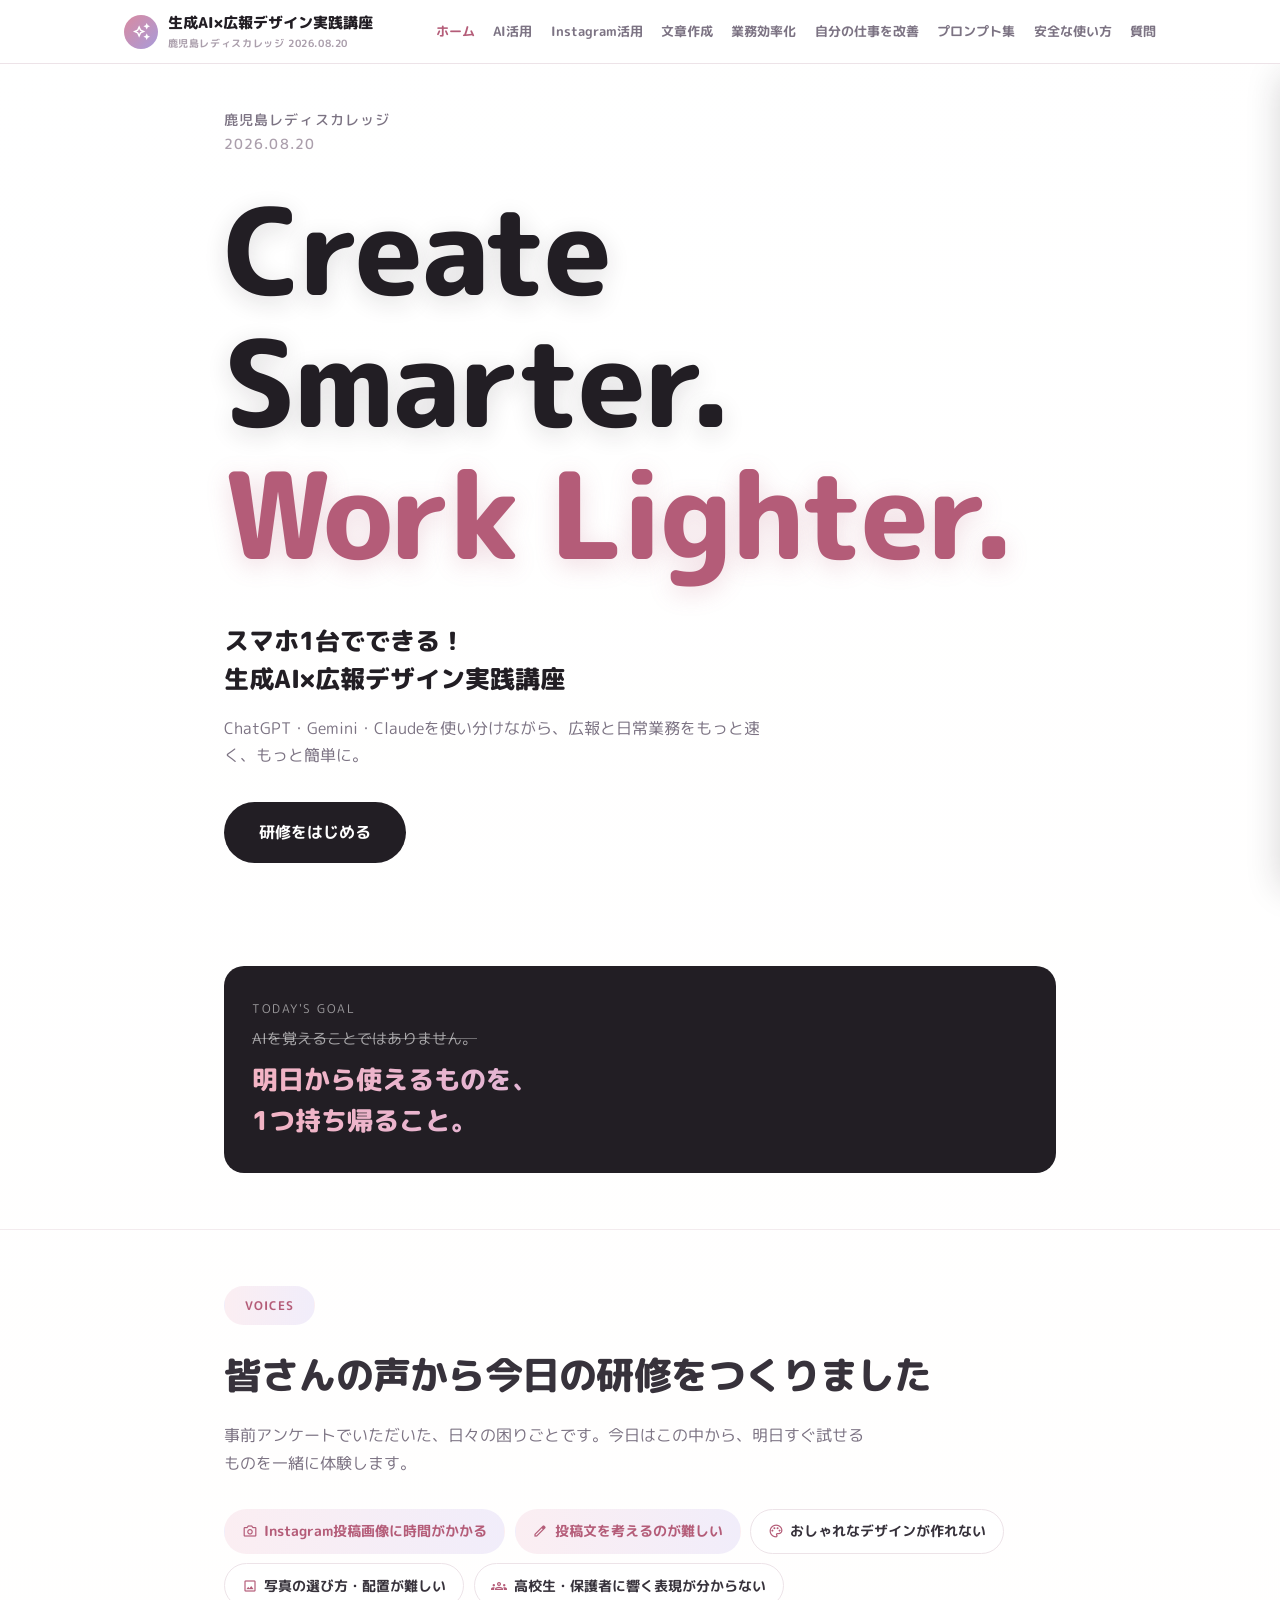
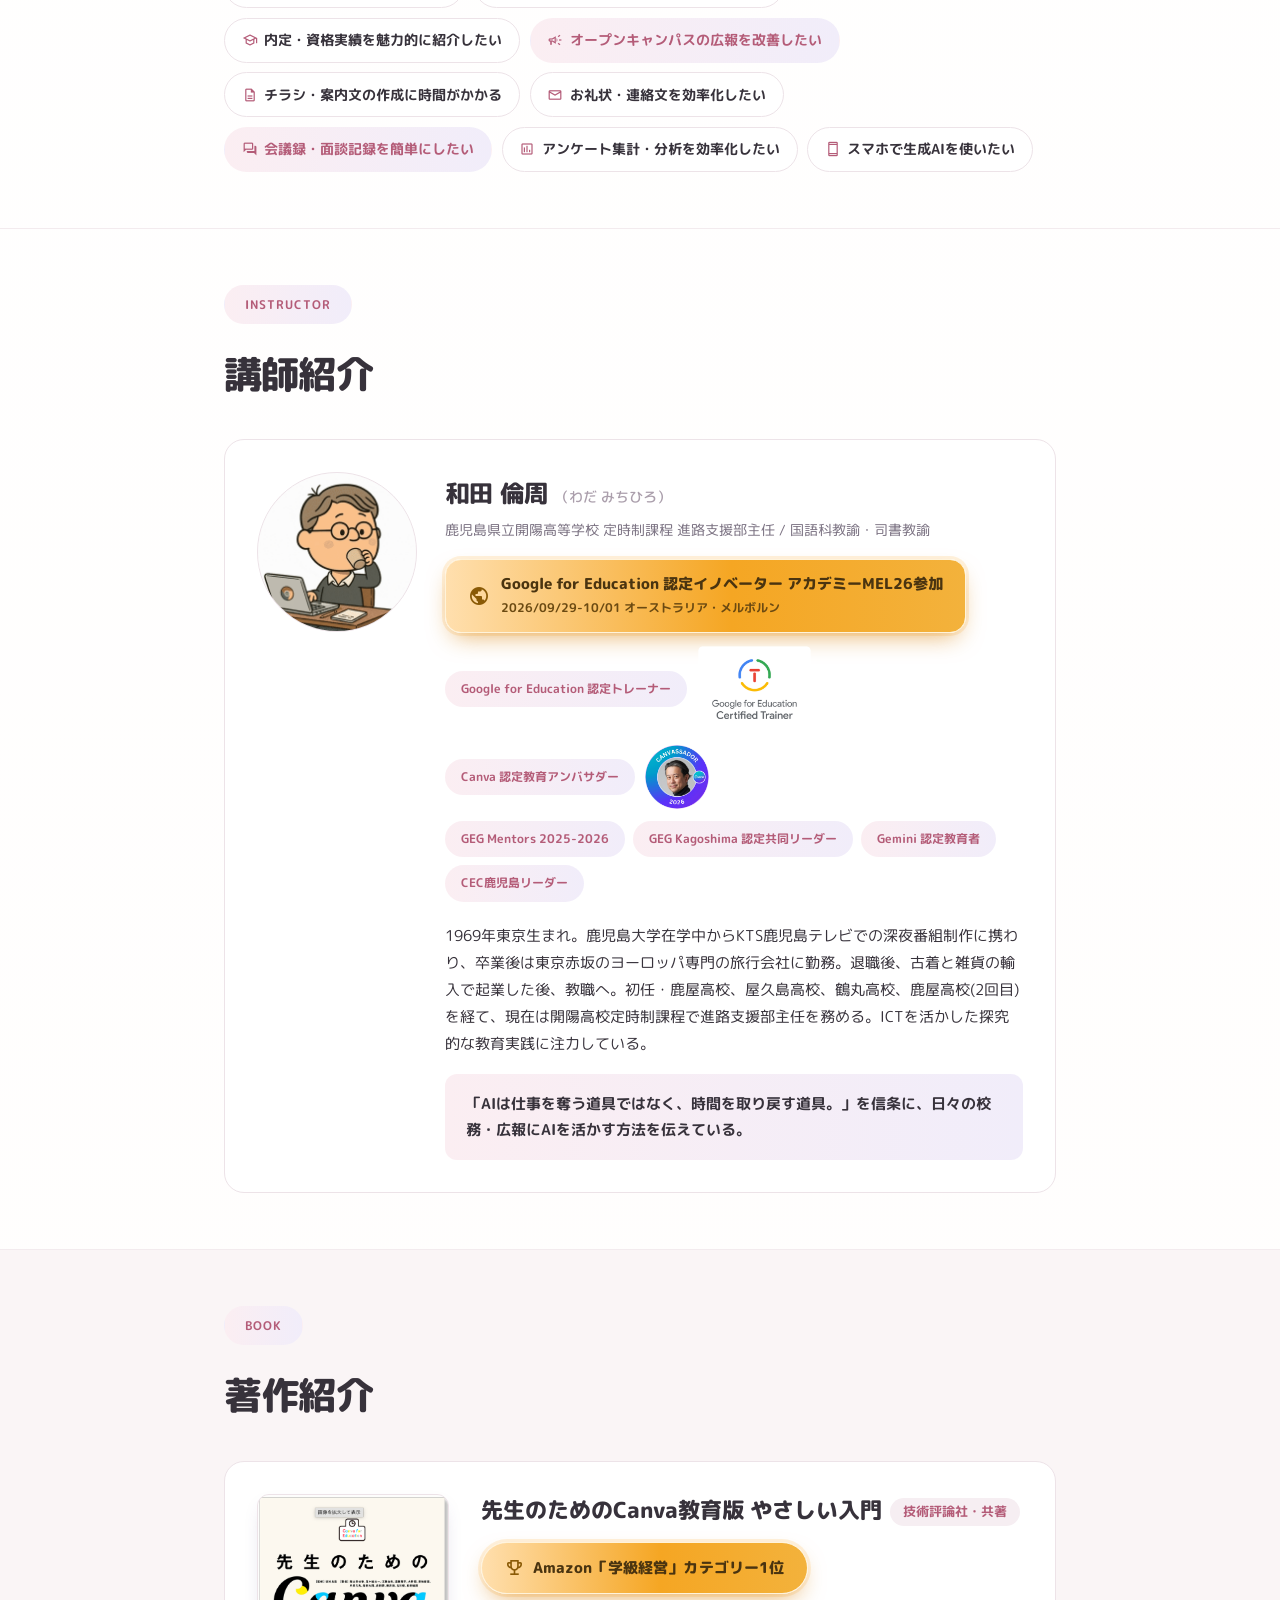
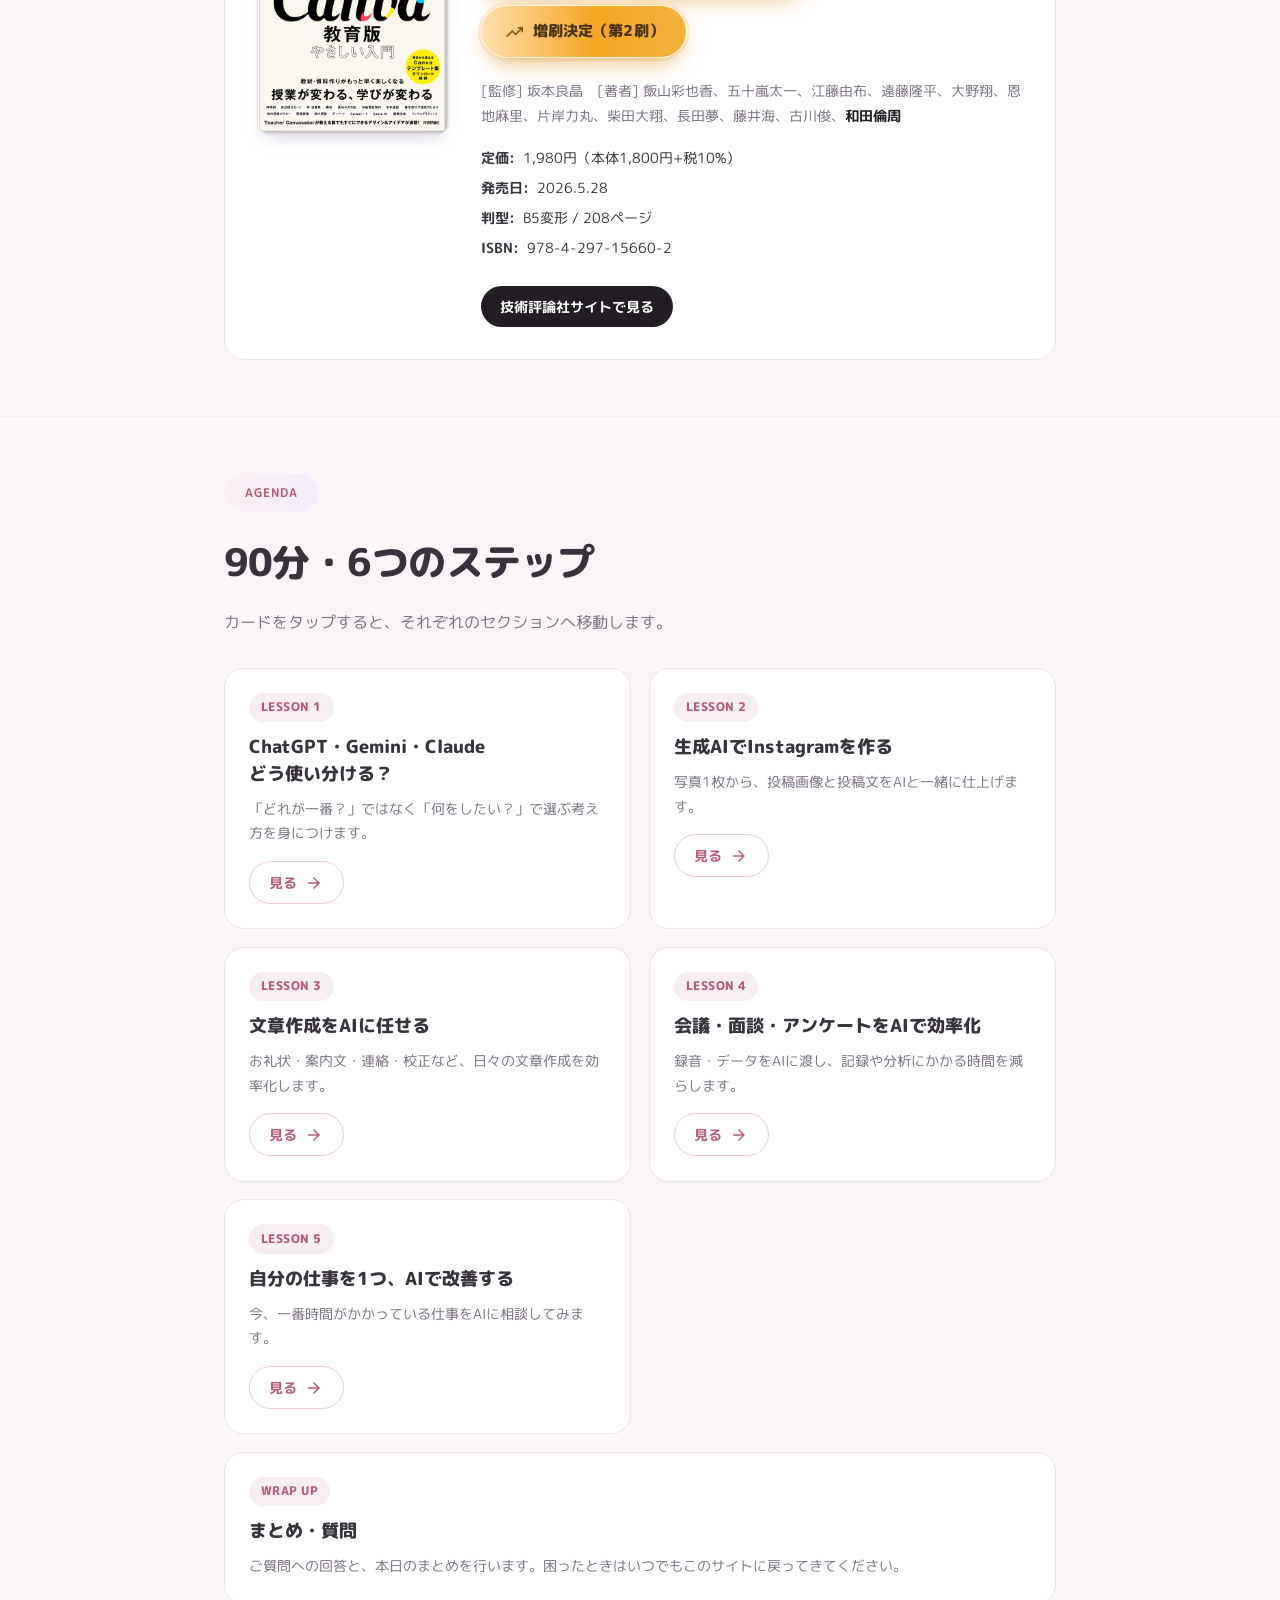
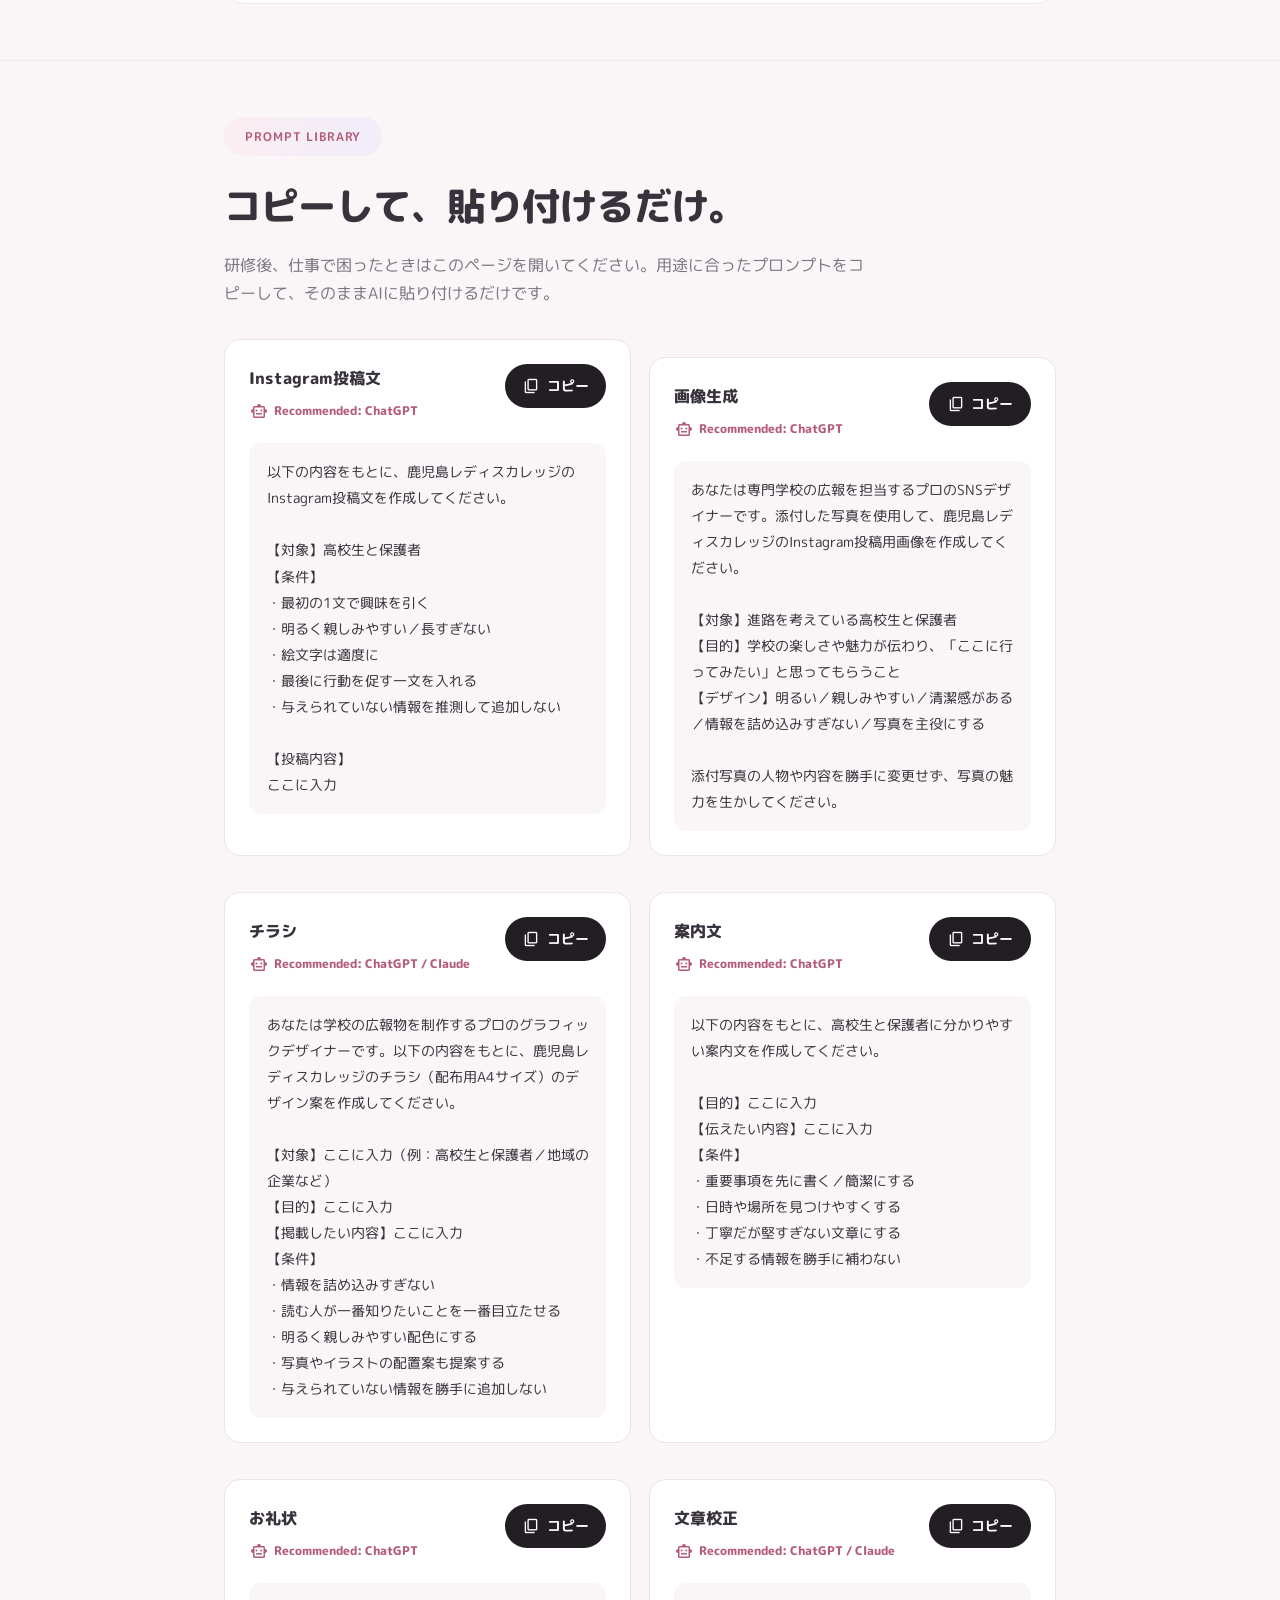
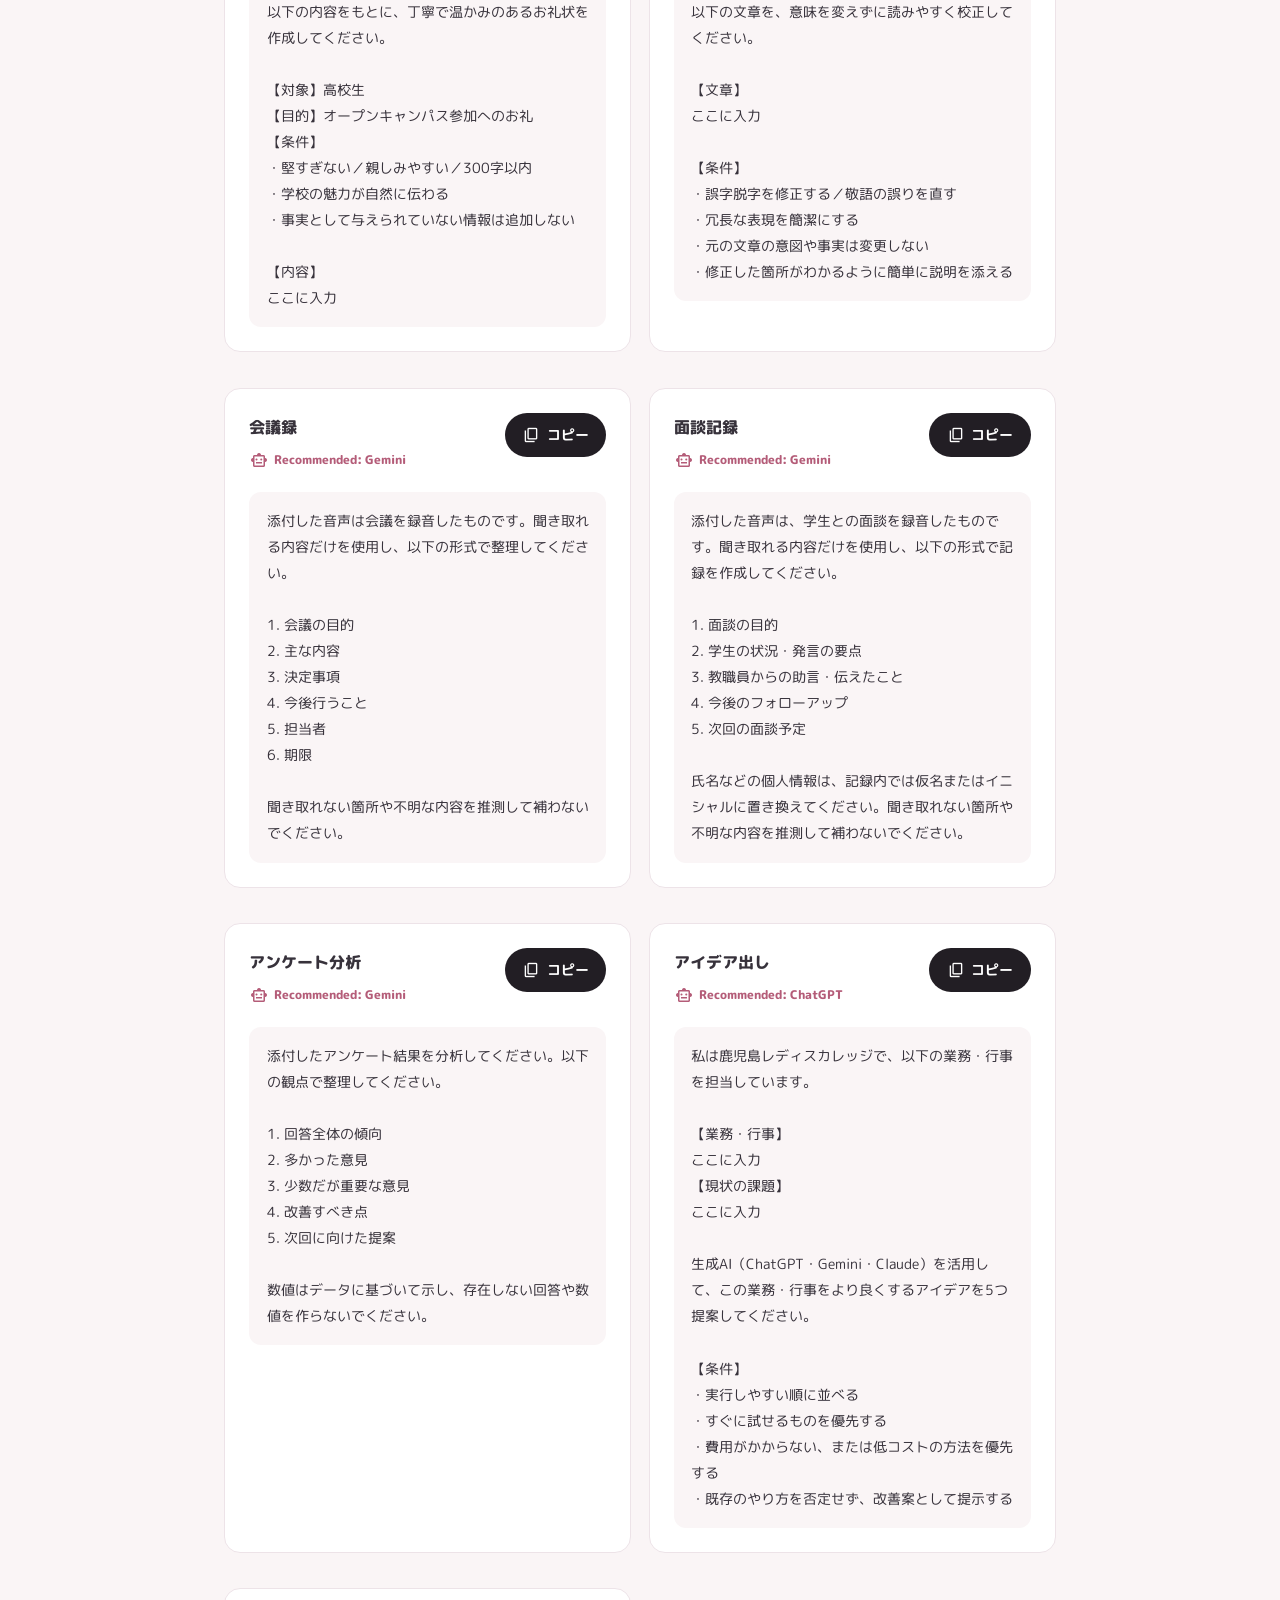
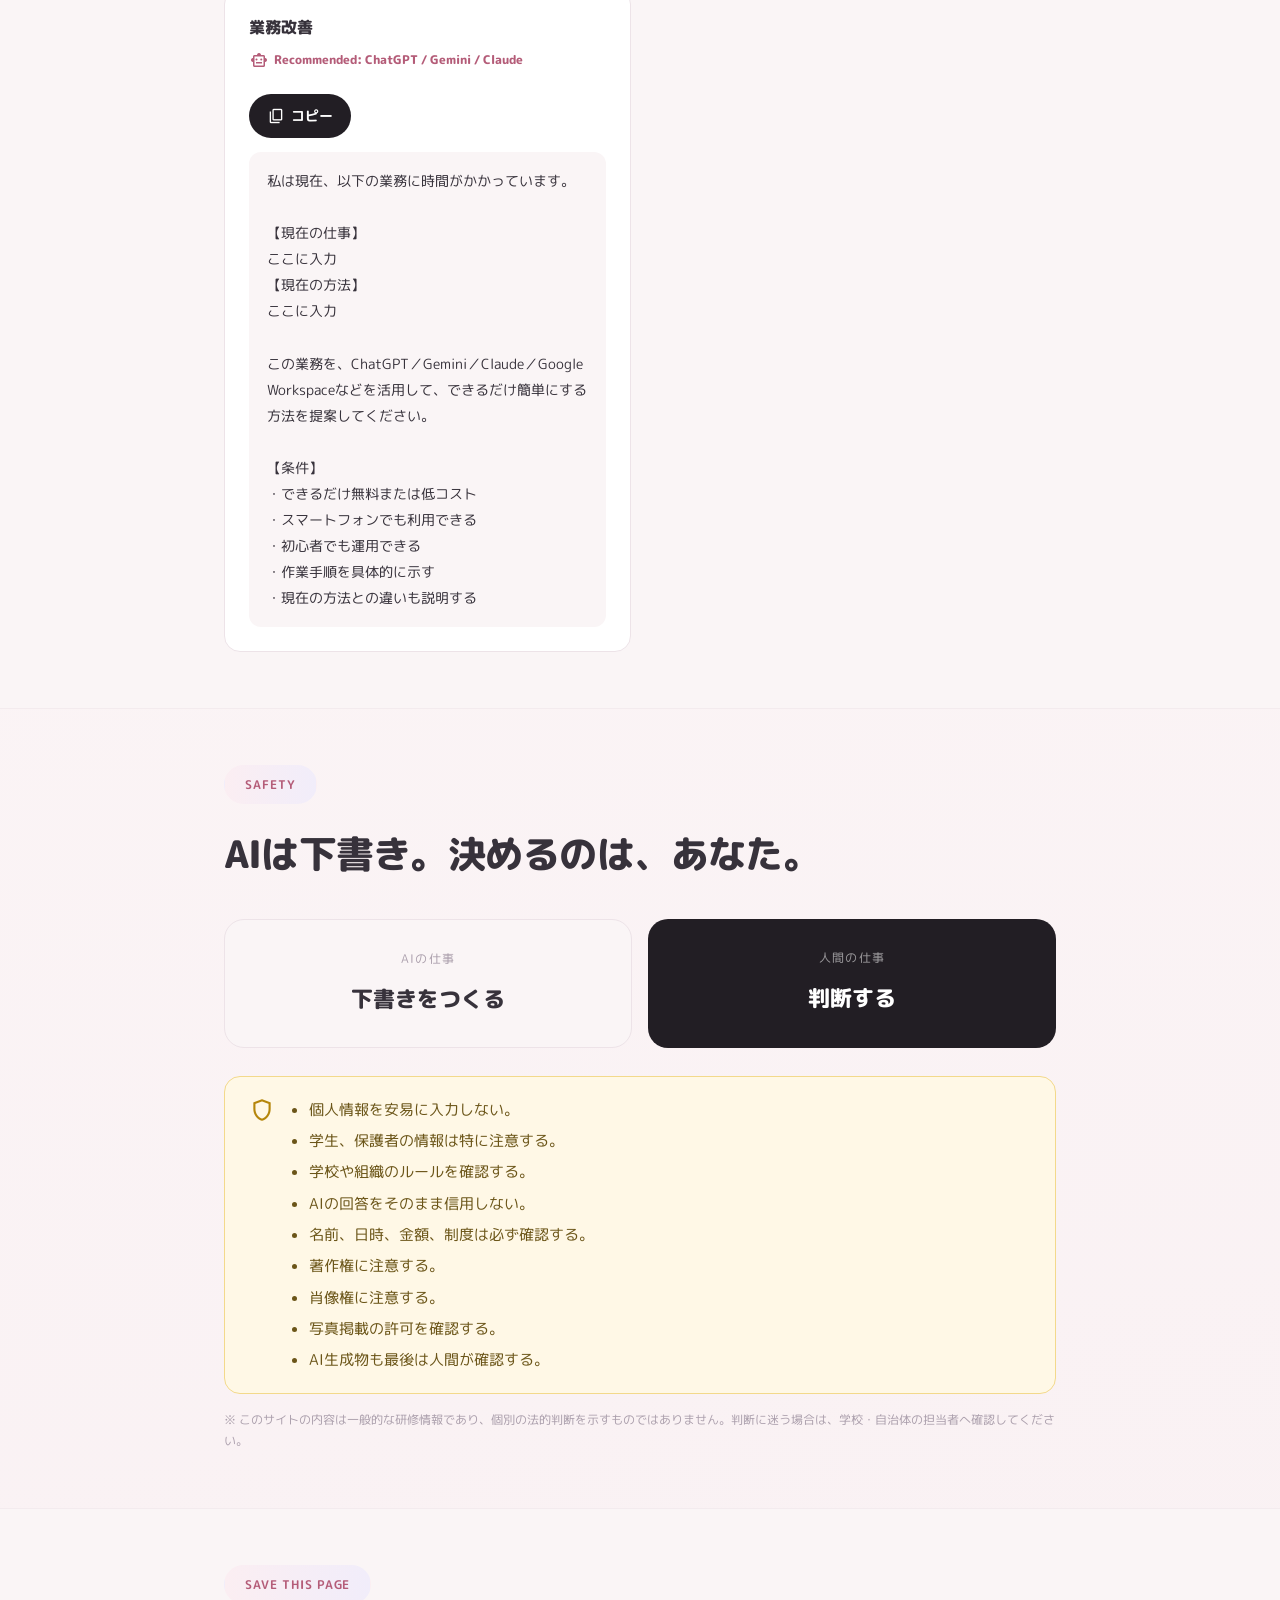
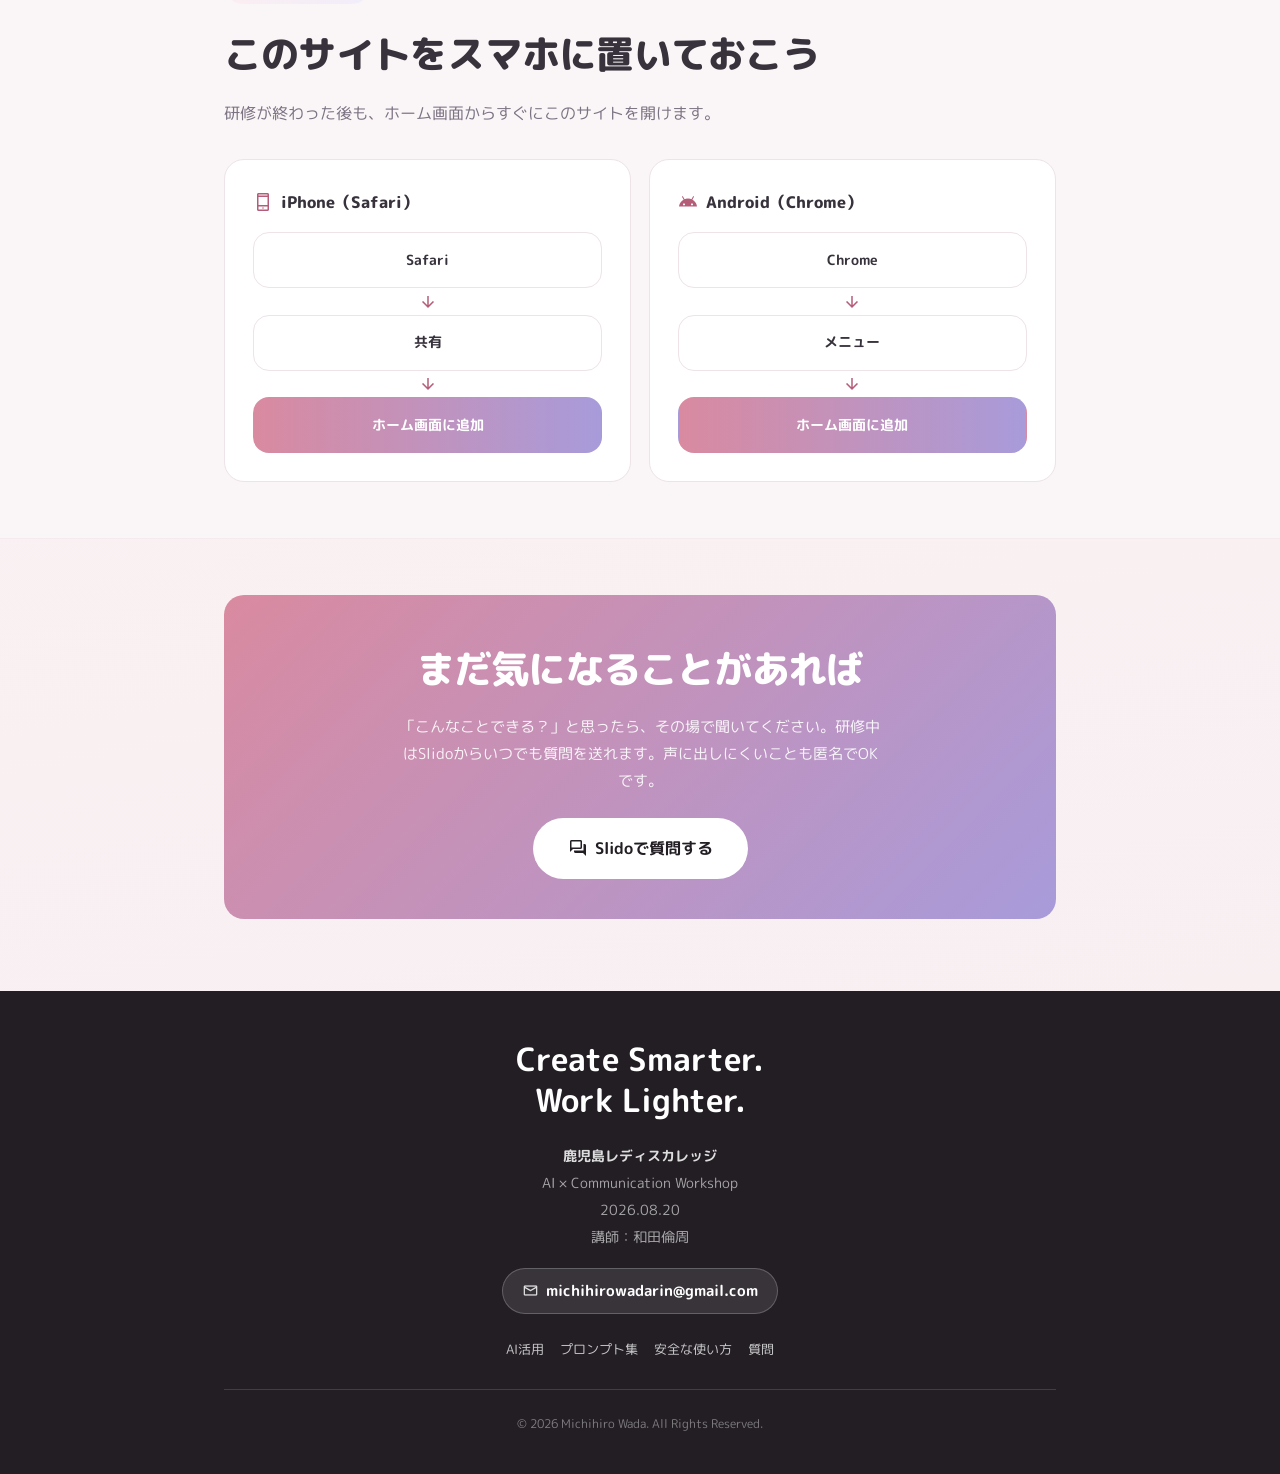
<file: index.html>
<!DOCTYPE html>
<html lang="ja">
<head>
<meta charset="UTF-8">
<meta name="viewport" content="width=device-width, initial-scale=1.0, viewport-fit=cover">
<title>Create Smarter. Work Lighter. | スマホ1台でできる！生成AI×広報デザイン実践講座（鹿児島レディスカレッジ）</title>
<meta name="description" content="鹿児島レディスカレッジ職員研修「スマホ1台でできる！生成AI×広報デザイン実践講座」のポータルサイト。ChatGPT・Gemini・Claudeを使い分けながら、Instagram広報・文章作成・会議記録・アンケート分析など、日常業務をもっと速く、もっと簡単にするためのプロンプト集です。">
<meta name="training-date" content="2026年8月20日 鹿児島レディスカレッジ職員研修（講師：和田倫周）">
<link rel="preconnect" href="https://fonts.googleapis.com">
<link rel="preconnect" href="https://fonts.gstatic.com" crossorigin>
<link href="https://fonts.googleapis.com/css2?family=M+PLUS+Rounded+1c:wght@400;500;700;800&family=Material+Symbols+Outlined" rel="stylesheet">
<link rel="stylesheet" href="style.css">
</head>
<body>

  <!-- ===== オープニング演出（sessionStorageで1回だけ表示） ===== -->
  <div id="splash" class="splash-overlay" role="dialog" aria-label="オープニング">
    <p class="splash-text">Create Smarter.<br>Work Lighter.<span class="splash-sub">スマホ1台でできる！生成AI×広報デザイン実践講座</span></p>
  </div>

  <!-- コピー完了などを通知するライブリージョン（視覚的には非表示） -->
  <div id="copy-announcer" aria-live="polite" class="sr-only"></div>

  <!-- ===== 固定ヘッダー ===== -->
  <header class="site-header">
    <div class="wrap">
      <a href="#top" class="site-logo">
        <span class="logo-icon"><span class="material-symbols-outlined" aria-hidden="true">auto_awesome</span></span>
        <span>生成AI×広報デザイン実践講座<span class="sub">鹿児島レディスカレッジ 2026.08.20</span></span>
      </a>
      <nav class="header-nav" aria-label="メインメニュー">
        <a href="#top">ホーム</a>
        <a href="courses/01-ai-guide.html">AI活用</a>
        <a href="courses/02-instagram.html">Instagram活用</a>
        <a href="courses/03-writing.html">文章作成</a>
        <a href="courses/04-workflow.html">業務効率化</a>
        <a href="courses/05-improve.html">自分の仕事を改善</a>
        <a href="#prompts">プロンプト集</a>
        <a href="#safety">安全な使い方</a>
        <a href="#question">質問</a>
      </nav>
      <button type="button" id="menuBtn" class="menu-btn" aria-expanded="false" aria-controls="mobileNav" aria-label="メニューを開く">
        <span class="material-symbols-outlined" aria-hidden="true">menu</span>
      </button>
    </div>
  </header>

  <div id="navOverlay" class="nav-overlay"></div>
  <nav id="mobileNav" class="mobile-nav" aria-label="モバイルメニュー">
    <div style="display:flex;justify-content:flex-end;margin-bottom:1rem;">
      <button type="button" id="navCloseBtn" class="menu-btn" aria-label="メニューを閉じる">
        <span class="material-symbols-outlined" aria-hidden="true">close</span>
      </button>
    </div>
    <a href="#top"><span class="material-symbols-outlined" aria-hidden="true">home</span>ホーム</a>
    <a href="#goal"><span class="material-symbols-outlined" aria-hidden="true">flag</span>今日のゴール</a>
    <a href="#voices"><span class="material-symbols-outlined" aria-hidden="true">forum</span>皆さんの声</a>
    <a href="#instructor"><span class="material-symbols-outlined" aria-hidden="true">person</span>講師紹介</a>
    <a href="#book"><span class="material-symbols-outlined" aria-hidden="true">menu_book</span>著作紹介</a>
    <a href="#agenda"><span class="material-symbols-outlined" aria-hidden="true">schedule</span>本日の流れ</a>
    <a href="courses/01-ai-guide.html"><span class="material-symbols-outlined" aria-hidden="true">smart_toy</span>AI活用</a>
    <a href="courses/02-instagram.html"><span class="material-symbols-outlined" aria-hidden="true">photo_camera</span>Instagram活用</a>
    <a href="courses/03-writing.html"><span class="material-symbols-outlined" aria-hidden="true">edit_note</span>文章作成</a>
    <a href="courses/04-workflow.html"><span class="material-symbols-outlined" aria-hidden="true">groups</span>業務効率化</a>
    <a href="courses/05-improve.html"><span class="material-symbols-outlined" aria-hidden="true">trending_up</span>自分の仕事を改善</a>
    <a href="#prompts"><span class="material-symbols-outlined" aria-hidden="true">content_copy</span>プロンプト集</a>
    <a href="#safety"><span class="material-symbols-outlined" aria-hidden="true">shield</span>安全な使い方</a>
    <a href="#home-screen"><span class="material-symbols-outlined" aria-hidden="true">add_to_home_screen</span>ホーム画面に追加</a>
    <a href="#question"><span class="material-symbols-outlined" aria-hidden="true">help</span>質問</a>
  </nav>

  <!-- ===== ヒーロー ===== -->
  <section id="top" class="hero">
    <div class="wrap">
      <p class="hero-eyebrow">
        <span>鹿児島レディスカレッジ</span>
        <span class="date">2026.08.20</span>
      </p>
      <h1 class="hero-title-en">
        <span class="hl line1">Create Smarter.</span>
        <span class="hl line2">Work Lighter.</span>
      </h1>
      <p class="hero-jp-title">スマホ1台でできる！<br>生成AI×広報デザイン実践講座</p>
      <p class="hero-copy">ChatGPT・Gemini・Claudeを使い分けながら、広報と日常業務をもっと速く、もっと簡単に。</p>
      <div class="hero-actions">
        <a href="#agenda" class="btn btn-primary btn-lg">研修をはじめる</a>
      </div>
    </div>
  </section>

  <!-- ===== Today's Goal ===== -->
  <section id="goal" class="block reveal">
    <div class="wrap">
      <div class="goal-strip">
        <p class="eyebrow">Today's Goal</p>
        <p class="not-line">AIを覚えることではありません。</p>
        <p class="do-line">明日から使えるものを、<br>1つ持ち帰ること。</p>
      </div>
    </div>
  </section>

  <!-- ===== 皆さんの声から今日の研修をつくりました ===== -->
  <section id="voices" class="block">
    <div class="wrap">
      <div class="section-head reveal">
        <p class="badge badge-solid">Voices</p>
        <h2 class="section-title">皆さんの声から今日の研修をつくりました</h2>
        <p class="section-lead">事前アンケートでいただいた、日々の困りごとです。今日はこの中から、明日すぐ試せるものを一緒に体験します。</p>
      </div>
      <div class="voice-grid reveal">
        <span class="voice-chip strong"><span class="material-symbols-outlined" aria-hidden="true">photo_camera</span>Instagram投稿画像に時間がかかる</span>
        <span class="voice-chip strong"><span class="material-symbols-outlined" aria-hidden="true">edit</span>投稿文を考えるのが難しい</span>
        <span class="voice-chip"><span class="material-symbols-outlined" aria-hidden="true">palette</span>おしゃれなデザインが作れない</span>
        <span class="voice-chip"><span class="material-symbols-outlined" aria-hidden="true">image</span>写真の選び方・配置が難しい</span>
        <span class="voice-chip"><span class="material-symbols-outlined" aria-hidden="true">groups</span>高校生・保護者に響く表現が分からない</span>
        <span class="voice-chip"><span class="material-symbols-outlined" aria-hidden="true">school</span>内定・資格実績を魅力的に紹介したい</span>
        <span class="voice-chip strong"><span class="material-symbols-outlined" aria-hidden="true">campaign</span>オープンキャンパスの広報を改善したい</span>
        <span class="voice-chip"><span class="material-symbols-outlined" aria-hidden="true">description</span>チラシ・案内文の作成に時間がかかる</span>
        <span class="voice-chip"><span class="material-symbols-outlined" aria-hidden="true">mail</span>お礼状・連絡文を効率化したい</span>
        <span class="voice-chip strong"><span class="material-symbols-outlined" aria-hidden="true">forum</span>会議録・面談記録を簡単にしたい</span>
        <span class="voice-chip"><span class="material-symbols-outlined" aria-hidden="true">poll</span>アンケート集計・分析を効率化したい</span>
        <span class="voice-chip"><span class="material-symbols-outlined" aria-hidden="true">smartphone</span>スマホで生成AIを使いたい</span>
      </div>
    </div>
  </section>

  <!-- 講師プロフィール：ここから編集 -->
  <!-- ===== 講師紹介 ===== -->
  <section id="instructor" class="block">
    <div class="wrap">
      <div class="section-head reveal">
        <p class="badge badge-solid">Instructor</p>
        <h2 class="section-title">講師紹介</h2>
      </div>

      <div class="card card-hover instructor-card reveal">
        <div class="instructor-flex">
          <!-- 講師写真：assets/images/instructor.gif を差し替えてください（画像が無くても崩れません） -->
          <div class="instructor-photo">
            <img src="assets/images/instructor.gif" alt="和田倫周 プロフィールイラスト（アニメーション）" onerror="this.style.display='none';this.nextElementSibling.style.display='flex';">
            <span class="material-symbols-outlined avatar-fallback-icon" aria-hidden="true">person</span>
          </div>
          <div>
            <h3 class="instructor-name">和田 倫周 <span class="yomi">（わだ みちひろ）</span></h3>
            <p class="instructor-role">鹿児島県立開陽高等学校 定時制課程 進路支援部主任 / 国語科教諭・司書教諭</p>

            <!-- 資格バッジ：画像は assets/images/google-trainer-badge.png・canvassador-badge.png を差し替えてください（画像が無くても崩れません） -->
            <div class="badge-row">
              <span class="honor-badge">
                <span class="material-symbols-outlined" aria-hidden="true">public</span>
                <span>
                  <span class="honor-title">Google for Education 認定イノベーター アカデミーMEL26参加</span>
                  <span class="honor-sub">2026/09/29-10/01 オーストラリア・メルボルン</span>
                </span>
              </span>
            </div>
            <div class="badge-row">
              <span class="grad-pill">Google for Education 認定トレーナー</span>
              <img src="assets/images/google-trainer-badge.png" alt="Google for Education Certified Trainer" class="badge-img" onerror="this.style.display='none';">
            </div>
            <div class="badge-row">
              <span class="grad-pill">Canva 認定教育アンバサダー</span>
              <img src="assets/images/canvassador-badge.png" alt="Canva Canvassador 2026" class="badge-img-round" onerror="this.style.display='none';">
            </div>
            <div class="pill-row">
              <span class="grad-pill">GEG Mentors 2025-2026</span>
              <span class="grad-pill">GEG Kagoshima 認定共同リーダー</span>
              <span class="grad-pill">Gemini 認定教育者</span>
              <span class="grad-pill">CEC鹿児島リーダー</span>
            </div>

            <p class="instructor-bio">
              1969年東京生まれ。鹿児島大学在学中からKTS鹿児島テレビでの深夜番組制作に携わり、卒業後は東京赤坂のヨーロッパ専門の旅行会社に勤務。退職後、古着と雑貨の輸入で起業した後、教職へ。初任・鹿屋高校、屋久島高校、鶴丸高校、鹿屋高校(2回目)を経て、現在は開陽高校定時制課程で進路支援部主任を務める。ICTを活かした探究的な教育実践に注力している。
            </p>

            <div class="quote-box">
              「AIは仕事を奪う道具ではなく、時間を取り戻す道具。」を信条に、日々の校務・広報にAIを活かす方法を伝えている。
            </div>
          </div>
        </div>
      </div>
    </div>
  </section>
  <!-- 講師プロフィール：ここまで -->

  <!-- 著作情報：ここから編集 -->
  <!-- ===== 著作紹介 ===== -->
  <section id="book" class="block panel">
    <div class="wrap">
      <div class="section-head reveal">
        <p class="badge badge-solid">Book</p>
        <h2 class="section-title">著作紹介</h2>
      </div>

      <!-- 著作カード1：ここから編集（書名・出版社・著者・紹介文・画像・リンクを差し替え） -->
      <div class="card card-hover book-card reveal">
        <!-- 書影：assets/images/book-cover.png を差し替えてください（画像が無くても崩れません） -->
        <div class="book-cover">
          <img src="assets/images/book-cover.png" alt="先生のためのCanva教育版 やさしい入門 書影" onerror="this.style.display='none';this.nextElementSibling.style.display='flex';">
          <span class="material-symbols-outlined avatar-fallback-icon" aria-hidden="true">menu_book</span>
        </div>
        <div class="book-info">
          <h3>先生のためのCanva教育版 やさしい入門<span class="co-author-tag">技術評論社・共著</span></h3>
          <div class="achievement-row">
            <span class="achievement-badge"><span class="material-symbols-outlined" aria-hidden="true">emoji_events</span>Amazon「学級経営」カテゴリー1位</span>
            <span class="achievement-badge"><span class="material-symbols-outlined" aria-hidden="true">trending_up</span>増刷決定（第2刷）</span>
          </div>
          <p class="publisher">[監修] 坂本良晶　[著者] 飯山彩也香、五十嵐太一、江藤由布、遠藤隆平、大野翔、恩地麻里、片岸力丸、柴田大翔、長田夢、藤井海、古川俊、<strong>和田倫周</strong></p>
          <ul class="desc">
            <li><span class="label">定価:</span><span>1,980円（本体1,800円+税10%）</span></li>
            <li><span class="label">発売日:</span><span>2026.5.28</span></li>
            <li><span class="label">判型:</span><span>B5変形 / 208ページ</span></li>
            <li><span class="label">ISBN:</span><span>978-4-297-15660-2</span></li>
          </ul>
          <a href="https://gihyo.jp/book/2026/978-4-297-15660-2" target="_blank" rel="noopener" class="btn btn-primary btn-sm">技術評論社サイトで見る</a>
        </div>
      </div>
      <!-- 著作カード1：ここまで -->

    </div>
  </section>
  <!-- 著作情報：ここまで -->

  <!-- ===== AGENDA（90分） ===== -->
  <section id="agenda" class="block panel">
    <div class="wrap">
      <div class="section-head reveal">
        <p class="badge badge-solid">Agenda</p>
        <h2 class="section-title">90分・6つのステップ</h2>
        <p class="section-lead">カードをタップすると、それぞれのセクションへ移動します。</p>
      </div>
      <div class="grid grid-2 reveal">
        <a href="courses/01-ai-guide.html" class="card card-hover agenda-card">
          <span class="agenda-time">LESSON 1</span>
          <h3>ChatGPT・Gemini・Claude<br>どう使い分ける？</h3>
          <p class="desc">「どれが一番？」ではなく「何をしたい？」で選ぶ考え方を身につけます。</p>
          <span class="btn btn-outline btn-sm">見る<span class="material-symbols-outlined" aria-hidden="true">arrow_forward</span></span>
        </a>
        <a href="courses/02-instagram.html" class="card card-hover agenda-card">
          <span class="agenda-time">LESSON 2</span>
          <h3>生成AIでInstagramを作る</h3>
          <p class="desc">写真1枚から、投稿画像と投稿文をAIと一緒に仕上げます。</p>
          <span class="btn btn-outline btn-sm">見る<span class="material-symbols-outlined" aria-hidden="true">arrow_forward</span></span>
        </a>
        <a href="courses/03-writing.html" class="card card-hover agenda-card">
          <span class="agenda-time">LESSON 3</span>
          <h3>文章作成をAIに任せる</h3>
          <p class="desc">お礼状・案内文・連絡・校正など、日々の文章作成を効率化します。</p>
          <span class="btn btn-outline btn-sm">見る<span class="material-symbols-outlined" aria-hidden="true">arrow_forward</span></span>
        </a>
        <a href="courses/04-workflow.html" class="card card-hover agenda-card">
          <span class="agenda-time">LESSON 4</span>
          <h3>会議・面談・アンケートをAIで効率化</h3>
          <p class="desc">録音・データをAIに渡し、記録や分析にかかる時間を減らします。</p>
          <span class="btn btn-outline btn-sm">見る<span class="material-symbols-outlined" aria-hidden="true">arrow_forward</span></span>
        </a>
        <a href="courses/05-improve.html" class="card card-hover agenda-card">
          <span class="agenda-time">LESSON 5</span>
          <h3>自分の仕事を1つ、AIで改善する</h3>
          <p class="desc">今、一番時間がかかっている仕事をAIに相談してみます。</p>
          <span class="btn btn-outline btn-sm">見る<span class="material-symbols-outlined" aria-hidden="true">arrow_forward</span></span>
        </a>
      </div>
      <div class="card card-hover agenda-card reveal" style="margin-top:1.1rem;">
        <span class="agenda-time">WRAP UP</span>
        <h3>まとめ・質問</h3>
        <p class="desc">ご質問への回答と、本日のまとめを行います。困ったときはいつでもこのサイトに戻ってきてください。</p>
      </div>
    </div>
  </section>

  <!-- ===== PROMPT LIBRARY ===== -->
  <section id="prompts" class="block panel">
    <div class="wrap">
      <div class="section-head reveal">
        <p class="badge badge-solid">Prompt Library</p>
        <h2 class="section-title">コピーして、貼り付けるだけ。</h2>
        <p class="section-lead">研修後、仕事で困ったときはこのページを開いてください。用途に合ったプロンプトをコピーして、そのままAIに貼り付けるだけです。</p>
      </div>

      <div class="grid grid-2">
        <div class="prompt-card reveal">
          <div class="prompt-card-head">
            <div><h4>Instagram投稿文</h4><p class="prompt-recommend" style="margin-top:0.5rem;"><span class="material-symbols-outlined" aria-hidden="true">smart_toy</span>Recommended: ChatGPT</p></div>
            <button type="button" class="copy-btn" data-copy-target="#lib-insta-caption"><span class="material-symbols-outlined" aria-hidden="true">content_copy</span><span class="copy-label">コピー</span></button>
          </div>
          <div class="prompt-body" id="lib-insta-caption">以下の内容をもとに、鹿児島レディスカレッジのInstagram投稿文を作成してください。

【対象】高校生と保護者
【条件】
・最初の1文で興味を引く
・明るく親しみやすい／長すぎない
・絵文字は適度に
・最後に行動を促す一文を入れる
・与えられていない情報を推測して追加しない

【投稿内容】
ここに入力</div>
        </div>

        <div class="prompt-card reveal">
          <div class="prompt-card-head">
            <div><h4>画像生成</h4><p class="prompt-recommend" style="margin-top:0.5rem;"><span class="material-symbols-outlined" aria-hidden="true">smart_toy</span>Recommended: ChatGPT</p></div>
            <button type="button" class="copy-btn" data-copy-target="#lib-image"><span class="material-symbols-outlined" aria-hidden="true">content_copy</span><span class="copy-label">コピー</span></button>
          </div>
          <div class="prompt-body" id="lib-image">あなたは専門学校の広報を担当するプロのSNSデザイナーです。添付した写真を使用して、鹿児島レディスカレッジのInstagram投稿用画像を作成してください。

【対象】進路を考えている高校生と保護者
【目的】学校の楽しさや魅力が伝わり、「ここに行ってみたい」と思ってもらうこと
【デザイン】明るい／親しみやすい／清潔感がある／情報を詰め込みすぎない／写真を主役にする

添付写真の人物や内容を勝手に変更せず、写真の魅力を生かしてください。</div>
        </div>

        <div class="prompt-card reveal">
          <div class="prompt-card-head">
            <div><h4>チラシ</h4><p class="prompt-recommend" style="margin-top:0.5rem;"><span class="material-symbols-outlined" aria-hidden="true">smart_toy</span>Recommended: ChatGPT / Claude</p></div>
            <button type="button" class="copy-btn" data-copy-target="#lib-flyer"><span class="material-symbols-outlined" aria-hidden="true">content_copy</span><span class="copy-label">コピー</span></button>
          </div>
          <div class="prompt-body" id="lib-flyer">あなたは学校の広報物を制作するプロのグラフィックデザイナーです。以下の内容をもとに、鹿児島レディスカレッジのチラシ（配布用A4サイズ）のデザイン案を作成してください。

【対象】ここに入力（例：高校生と保護者／地域の企業など）
【目的】ここに入力
【掲載したい内容】ここに入力
【条件】
・情報を詰め込みすぎない
・読む人が一番知りたいことを一番目立たせる
・明るく親しみやすい配色にする
・写真やイラストの配置案も提案する
・与えられていない情報を勝手に追加しない</div>
        </div>

        <div class="prompt-card reveal">
          <div class="prompt-card-head">
            <div><h4>案内文</h4><p class="prompt-recommend" style="margin-top:0.5rem;"><span class="material-symbols-outlined" aria-hidden="true">smart_toy</span>Recommended: ChatGPT</p></div>
            <button type="button" class="copy-btn" data-copy-target="#lib-guide"><span class="material-symbols-outlined" aria-hidden="true">content_copy</span><span class="copy-label">コピー</span></button>
          </div>
          <div class="prompt-body" id="lib-guide">以下の内容をもとに、高校生と保護者に分かりやすい案内文を作成してください。

【目的】ここに入力
【伝えたい内容】ここに入力
【条件】
・重要事項を先に書く／簡潔にする
・日時や場所を見つけやすくする
・丁寧だが堅すぎない文章にする
・不足する情報を勝手に補わない</div>
        </div>

        <div class="prompt-card reveal">
          <div class="prompt-card-head">
            <div><h4>お礼状</h4><p class="prompt-recommend" style="margin-top:0.5rem;"><span class="material-symbols-outlined" aria-hidden="true">smart_toy</span>Recommended: ChatGPT</p></div>
            <button type="button" class="copy-btn" data-copy-target="#lib-thanks"><span class="material-symbols-outlined" aria-hidden="true">content_copy</span><span class="copy-label">コピー</span></button>
          </div>
          <div class="prompt-body" id="lib-thanks">以下の内容をもとに、丁寧で温かみのあるお礼状を作成してください。

【対象】高校生
【目的】オープンキャンパス参加へのお礼
【条件】
・堅すぎない／親しみやすい／300字以内
・学校の魅力が自然に伝わる
・事実として与えられていない情報は追加しない

【内容】
ここに入力</div>
        </div>

        <div class="prompt-card reveal">
          <div class="prompt-card-head">
            <div><h4>文章校正</h4><p class="prompt-recommend" style="margin-top:0.5rem;"><span class="material-symbols-outlined" aria-hidden="true">smart_toy</span>Recommended: ChatGPT / Claude</p></div>
            <button type="button" class="copy-btn" data-copy-target="#lib-proof"><span class="material-symbols-outlined" aria-hidden="true">content_copy</span><span class="copy-label">コピー</span></button>
          </div>
          <div class="prompt-body" id="lib-proof">以下の文章を、意味を変えずに読みやすく校正してください。

【文章】
ここに入力

【条件】
・誤字脱字を修正する／敬語の誤りを直す
・冗長な表現を簡潔にする
・元の文章の意図や事実は変更しない
・修正した箇所がわかるように簡単に説明を添える</div>
        </div>

        <div class="prompt-card reveal">
          <div class="prompt-card-head">
            <div><h4>会議録</h4><p class="prompt-recommend" style="margin-top:0.5rem;"><span class="material-symbols-outlined" aria-hidden="true">smart_toy</span>Recommended: Gemini</p></div>
            <button type="button" class="copy-btn" data-copy-target="#lib-meeting"><span class="material-symbols-outlined" aria-hidden="true">content_copy</span><span class="copy-label">コピー</span></button>
          </div>
          <div class="prompt-body" id="lib-meeting">添付した音声は会議を録音したものです。聞き取れる内容だけを使用し、以下の形式で整理してください。

1. 会議の目的
2. 主な内容
3. 決定事項
4. 今後行うこと
5. 担当者
6. 期限

聞き取れない箇所や不明な内容を推測して補わないでください。</div>
        </div>

        <div class="prompt-card reveal">
          <div class="prompt-card-head">
            <div><h4>面談記録</h4><p class="prompt-recommend" style="margin-top:0.5rem;"><span class="material-symbols-outlined" aria-hidden="true">smart_toy</span>Recommended: Gemini</p></div>
            <button type="button" class="copy-btn" data-copy-target="#lib-interview"><span class="material-symbols-outlined" aria-hidden="true">content_copy</span><span class="copy-label">コピー</span></button>
          </div>
          <div class="prompt-body" id="lib-interview">添付した音声は、学生との面談を録音したものです。聞き取れる内容だけを使用し、以下の形式で記録を作成してください。

1. 面談の目的
2. 学生の状況・発言の要点
3. 教職員からの助言・伝えたこと
4. 今後のフォローアップ
5. 次回の面談予定

氏名などの個人情報は、記録内では仮名またはイニシャルに置き換えてください。聞き取れない箇所や不明な内容を推測して補わないでください。</div>
        </div>

        <div class="prompt-card reveal">
          <div class="prompt-card-head">
            <div><h4>アンケート分析</h4><p class="prompt-recommend" style="margin-top:0.5rem;"><span class="material-symbols-outlined" aria-hidden="true">smart_toy</span>Recommended: Gemini</p></div>
            <button type="button" class="copy-btn" data-copy-target="#lib-survey"><span class="material-symbols-outlined" aria-hidden="true">content_copy</span><span class="copy-label">コピー</span></button>
          </div>
          <div class="prompt-body" id="lib-survey">添付したアンケート結果を分析してください。以下の観点で整理してください。

1. 回答全体の傾向
2. 多かった意見
3. 少数だが重要な意見
4. 改善すべき点
5. 次回に向けた提案

数値はデータに基づいて示し、存在しない回答や数値を作らないでください。</div>
        </div>

        <div class="prompt-card reveal">
          <div class="prompt-card-head">
            <div><h4>アイデア出し</h4><p class="prompt-recommend" style="margin-top:0.5rem;"><span class="material-symbols-outlined" aria-hidden="true">smart_toy</span>Recommended: ChatGPT</p></div>
            <button type="button" class="copy-btn" data-copy-target="#lib-idea"><span class="material-symbols-outlined" aria-hidden="true">content_copy</span><span class="copy-label">コピー</span></button>
          </div>
          <div class="prompt-body" id="lib-idea">私は鹿児島レディスカレッジで、以下の業務・行事を担当しています。

【業務・行事】
ここに入力
【現状の課題】
ここに入力

生成AI（ChatGPT・Gemini・Claude）を活用して、この業務・行事をより良くするアイデアを5つ提案してください。

【条件】
・実行しやすい順に並べる
・すぐに試せるものを優先する
・費用がかからない、または低コストの方法を優先する
・既存のやり方を否定せず、改善案として提示する</div>
        </div>

        <div class="prompt-card reveal">
          <div class="prompt-card-head">
            <div><h4>業務改善</h4><p class="prompt-recommend" style="margin-top:0.5rem;"><span class="material-symbols-outlined" aria-hidden="true">smart_toy</span>Recommended: ChatGPT / Gemini / Claude</p></div>
            <button type="button" class="copy-btn" data-copy-target="#lib-improve"><span class="material-symbols-outlined" aria-hidden="true">content_copy</span><span class="copy-label">コピー</span></button>
          </div>
          <div class="prompt-body" id="lib-improve">私は現在、以下の業務に時間がかかっています。

【現在の仕事】
ここに入力
【現在の方法】
ここに入力

この業務を、ChatGPT／Gemini／Claude／Google Workspaceなどを活用して、できるだけ簡単にする方法を提案してください。

【条件】
・できるだけ無料または低コスト
・スマートフォンでも利用できる
・初心者でも運用できる
・作業手順を具体的に示す
・現在の方法との違いも説明する</div>
        </div>
      </div>
    </div>
  </section>

  <!-- ===== SAFETY ===== -->
  <section id="safety" class="block">
    <div class="wrap">
      <div class="section-head reveal">
        <p class="badge badge-solid">Safety</p>
        <h2 class="section-title">AIは下書き。決めるのは、あなた。</h2>
      </div>

      <div class="split-compare reveal">
        <div class="split-block ai">
          <span class="eyebrow">AIの仕事</span>
          <p class="role">下書きをつくる</p>
        </div>
        <div class="split-block human">
          <span class="eyebrow">人間の仕事</span>
          <p class="role">判断する</p>
        </div>
      </div>

      <div class="caution-card reveal">
        <span class="material-symbols-outlined" aria-hidden="true">shield</span>
        <ul>
          <li>個人情報を安易に入力しない。</li>
          <li>学生、保護者の情報は特に注意する。</li>
          <li>学校や組織のルールを確認する。</li>
          <li>AIの回答をそのまま信用しない。</li>
          <li>名前、日時、金額、制度は必ず確認する。</li>
          <li>著作権に注意する。</li>
          <li>肖像権に注意する。</li>
          <li>写真掲載の許可を確認する。</li>
          <li>AI生成物も最後は人間が確認する。</li>
        </ul>
      </div>
      <p class="footnote-note">※ このサイトの内容は一般的な研修情報であり、個別の法的判断を示すものではありません。判断に迷う場合は、学校・自治体の担当者へ確認してください。</p>
    </div>
  </section>

  <!-- ===== ホーム画面に追加 ===== -->
  <section id="home-screen" class="block panel">
    <div class="wrap">
      <div class="section-head reveal">
        <p class="badge badge-solid">Save This Page</p>
        <h2 class="section-title">このサイトをスマホに置いておこう</h2>
        <p class="section-lead">研修が終わった後も、ホーム画面からすぐにこのサイトを開けます。</p>
      </div>
      <div class="grid grid-2 reveal">
        <div class="card home-add-card">
          <h3><span class="material-symbols-outlined" aria-hidden="true">phone_iphone</span>iPhone（Safari）</h3>
          <div class="flow-diagram">
            <div class="flow-step">Safari</div>
            <div class="flow-arrow"><span class="material-symbols-outlined" aria-hidden="true">arrow_downward</span></div>
            <div class="flow-step">共有</div>
            <div class="flow-arrow"><span class="material-symbols-outlined" aria-hidden="true">arrow_downward</span></div>
            <div class="flow-step accent">ホーム画面に追加</div>
          </div>
        </div>
        <div class="card home-add-card">
          <h3><span class="material-symbols-outlined" aria-hidden="true">android</span>Android（Chrome）</h3>
          <div class="flow-diagram">
            <div class="flow-step">Chrome</div>
            <div class="flow-arrow"><span class="material-symbols-outlined" aria-hidden="true">arrow_downward</span></div>
            <div class="flow-step">メニュー</div>
            <div class="flow-arrow"><span class="material-symbols-outlined" aria-hidden="true">arrow_downward</span></div>
            <div class="flow-step accent">ホーム画面に追加</div>
          </div>
        </div>
      </div>
    </div>
  </section>

  <!-- ===== QUESTION ===== -->
  <section id="question" class="block">
    <div class="wrap">
      <div class="question-block reveal">
        <h2 class="section-title">まだ気になることがあれば</h2>
        <p>「こんなことできる？」と思ったら、その場で聞いてください。研修中はSlidoからいつでも質問を送れます。声に出しにくいことも匿名でOKです。</p>
        <a href="https://app.sli.do/event/hKi85uWga9f4GMgK69skzQ" class="btn btn-primary btn-lg" target="_blank" rel="noopener">
          <span class="material-symbols-outlined" aria-hidden="true">forum</span>Slidoで質問する
        </a>
      </div>
    </div>
  </section>

  <!-- ===== フッター ===== -->
  <footer class="site-footer">
    <div class="wrap">
      <p class="foot-en"><span>Create Smarter.</span><span>Work Lighter.</span></p>
      <p class="foot-meta">
        <strong>鹿児島レディスカレッジ</strong><br>
        AI × Communication Workshop<br>
        2026.08.20<br>
        講師：和田倫周
      </p>
      <p class="foot-contact">
        <a href="mailto:michihirowadarin@gmail.com"><span class="material-symbols-outlined" aria-hidden="true">mail</span>michihirowadarin@gmail.com</a>
      </p>
      <div class="foot-links">
        <a href="courses/01-ai-guide.html">AI活用</a>
        <a href="#prompts">プロンプト集</a>
        <a href="#safety">安全な使い方</a>
        <a href="#question">質問</a>
      </div>
      <p class="foot-copy">&copy; 2026 Michihiro Wada. All Rights Reserved.</p>
    </div>
  </footer>

  <!-- ===== モバイル下部固定ナビ ===== -->
  <nav class="bottom-nav" aria-label="下部メニュー">
    <a href="#top"><span class="material-symbols-outlined" aria-hidden="true">home</span>ホーム</a>
    <a href="courses/01-ai-guide.html"><span class="material-symbols-outlined" aria-hidden="true">smart_toy</span>AI活用</a>
    <a href="#prompts"><span class="material-symbols-outlined" aria-hidden="true">content_copy</span>プロンプト集</a>
    <a href="#safety"><span class="material-symbols-outlined" aria-hidden="true">shield</span>安全な使い方</a>
    <a href="#question"><span class="material-symbols-outlined" aria-hidden="true">help</span>質問</a>
  </nav>

  <!-- ===== トップへ戻るボタン ===== -->
  <button type="button" id="backToTop" class="back-to-top" aria-label="トップへ戻る">
    <span class="material-symbols-outlined" aria-hidden="true">arrow_upward</span>
  </button>

  <!-- ===== トースト通知 ===== -->
  <div id="toast" class="toast" role="status">
    <span class="material-symbols-outlined" aria-hidden="true">check_circle</span>
    <span class="toast-label">コピーしました</span>
  </div>

  <script src="script.js"></script>
</body>
</html>
</file>
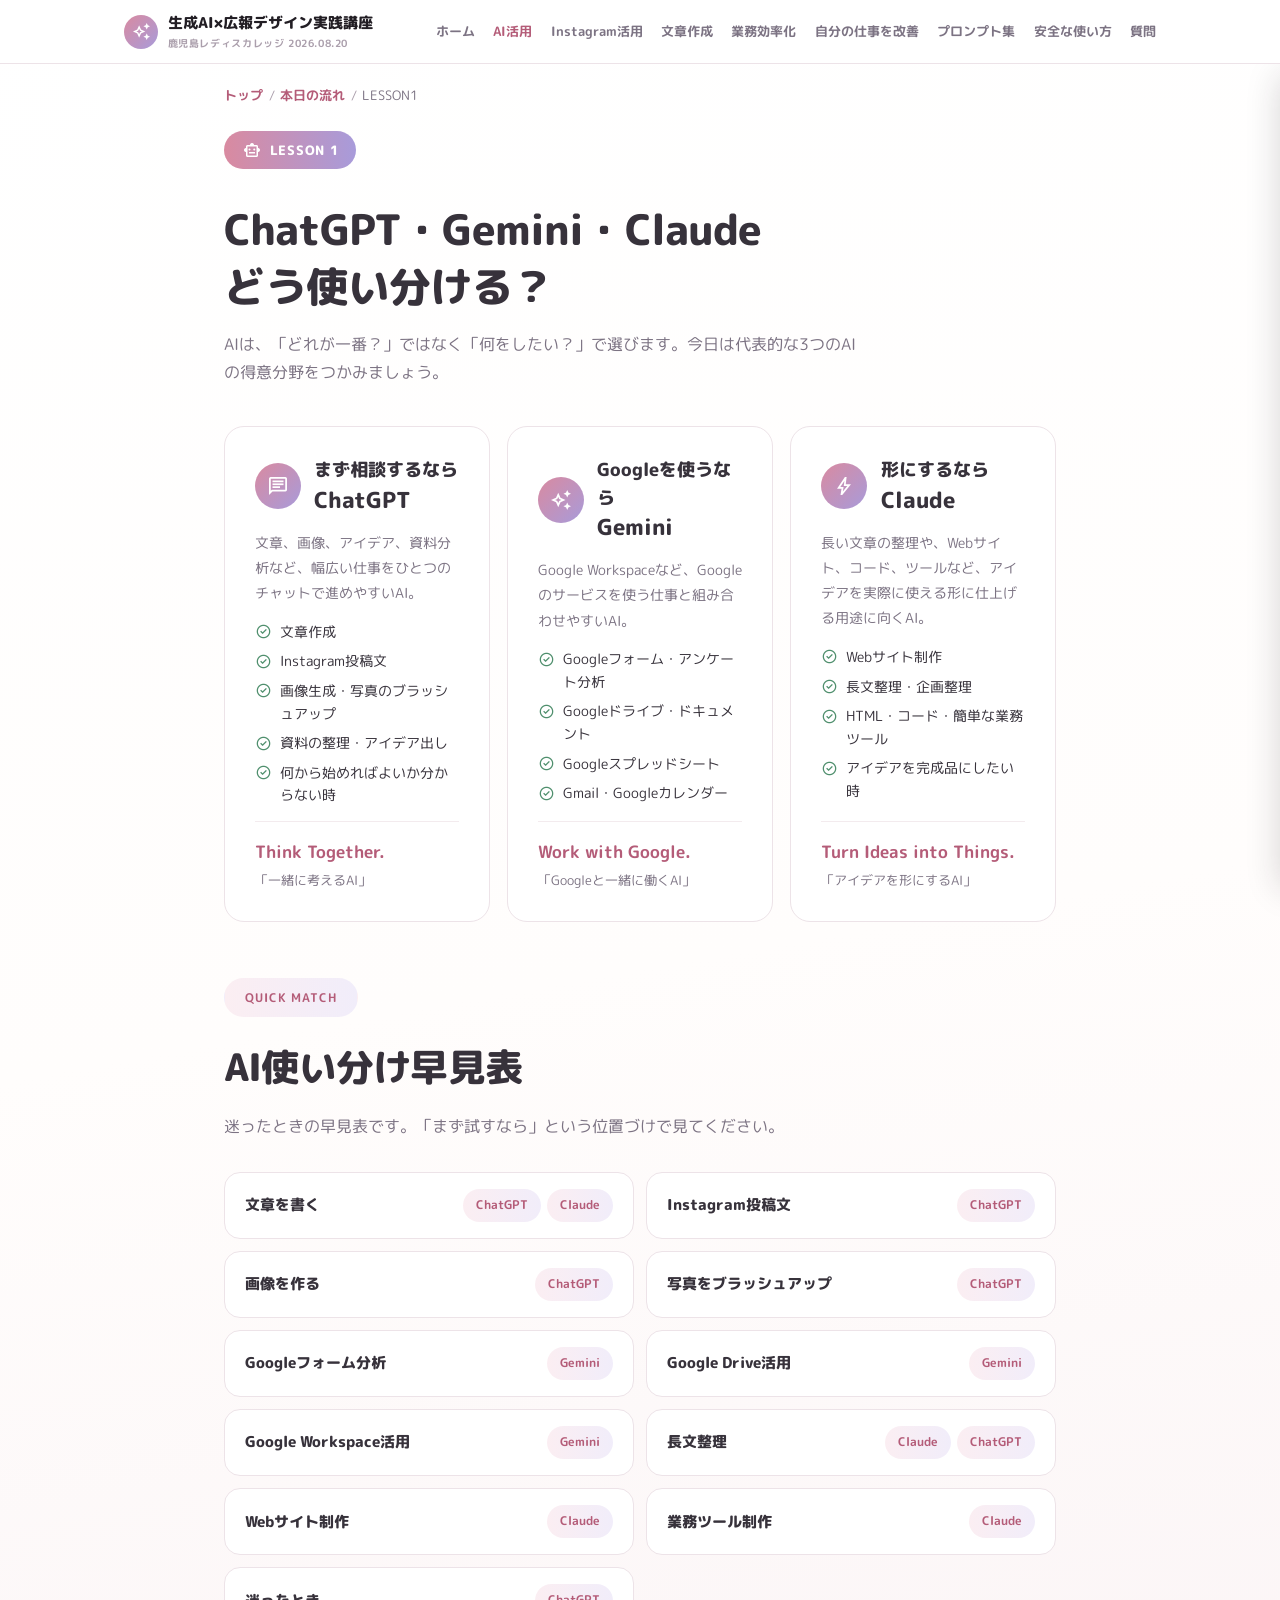
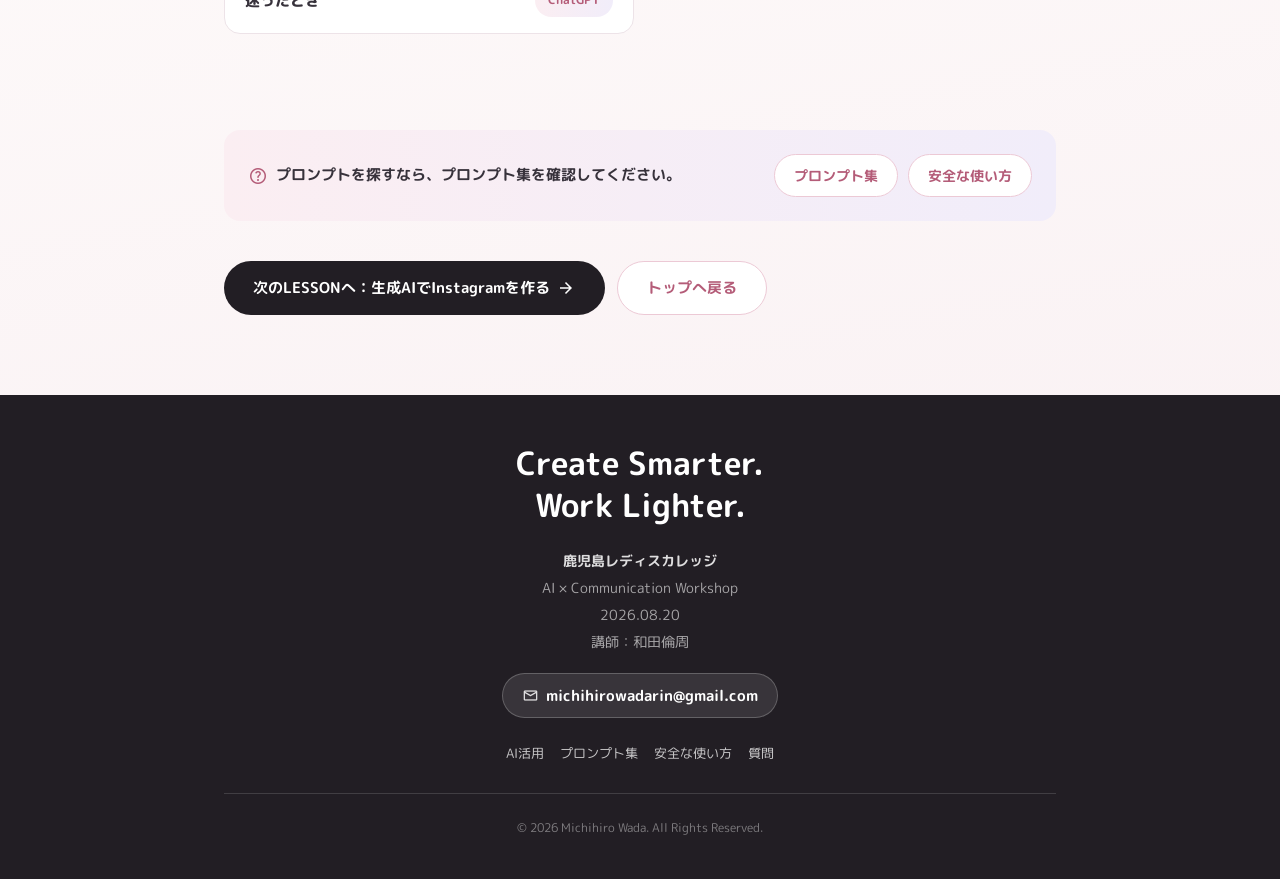
<file: courses/01-ai-guide.html>
<!DOCTYPE html>
<html lang="ja">
<head>
<meta charset="UTF-8">
<meta name="viewport" content="width=device-width, initial-scale=1.0, viewport-fit=cover">
<title>LESSON1 ChatGPT・Gemini・Claude どう使い分ける？ | 生成AI×広報デザイン実践講座（鹿児島レディスカレッジ）</title>
<link rel="preconnect" href="https://fonts.googleapis.com">
<link href="https://fonts.googleapis.com/css2?family=M+PLUS+Rounded+1c:wght@400;500;700;800&family=Material+Symbols+Outlined" rel="stylesheet">
<link rel="stylesheet" href="../style.css">
</head>
<body>

  <!-- ===== オープニング演出（sessionStorageで1回だけ表示） ===== -->
  <div id="splash" class="splash-overlay" role="dialog" aria-label="オープニング">
    <p class="splash-text">LESSON 1<span class="splash-sub">ChatGPT・Gemini・Claude どう使い分ける？</span></p>
  </div>

  <div id="copy-announcer" aria-live="polite" class="sr-only"></div>

  <header class="site-header">
    <div class="wrap">
      <a href="../index.html" class="site-logo">
        <span class="logo-icon"><span class="material-symbols-outlined" aria-hidden="true">auto_awesome</span></span>
        <span>生成AI×広報デザイン実践講座<span class="sub">鹿児島レディスカレッジ 2026.08.20</span></span>
      </a>
      <nav class="header-nav" aria-label="メインメニュー">
        <a href="../index.html">ホーム</a>
        <a href="01-ai-guide.html" class="active">AI活用</a>
        <a href="02-instagram.html">Instagram活用</a>
        <a href="03-writing.html">文章作成</a>
        <a href="04-workflow.html">業務効率化</a>
        <a href="05-improve.html">自分の仕事を改善</a>
        <a href="../index.html#prompts">プロンプト集</a>
        <a href="../index.html#safety">安全な使い方</a>
        <a href="../index.html#question">質問</a>
      </nav>
      <button type="button" id="menuBtn" class="menu-btn" aria-expanded="false" aria-controls="mobileNav" aria-label="メニューを開く">
        <span class="material-symbols-outlined" aria-hidden="true">menu</span>
      </button>
    </div>
  </header>

  <div id="navOverlay" class="nav-overlay"></div>
  <nav id="mobileNav" class="mobile-nav" aria-label="モバイルメニュー">
    <div style="display:flex;justify-content:flex-end;margin-bottom:1rem;">
      <button type="button" id="navCloseBtn" class="menu-btn" aria-label="メニューを閉じる">
        <span class="material-symbols-outlined" aria-hidden="true">close</span>
      </button>
    </div>
    <a href="../index.html"><span class="material-symbols-outlined" aria-hidden="true">home</span>ホーム</a>
    <a href="../index.html#agenda"><span class="material-symbols-outlined" aria-hidden="true">schedule</span>本日の流れ</a>
    <a href="01-ai-guide.html"><span class="material-symbols-outlined" aria-hidden="true">smart_toy</span>AI活用</a>
    <a href="02-instagram.html"><span class="material-symbols-outlined" aria-hidden="true">photo_camera</span>Instagram活用</a>
    <a href="03-writing.html"><span class="material-symbols-outlined" aria-hidden="true">edit_note</span>文章作成</a>
    <a href="04-workflow.html"><span class="material-symbols-outlined" aria-hidden="true">groups</span>業務効率化</a>
    <a href="05-improve.html"><span class="material-symbols-outlined" aria-hidden="true">trending_up</span>自分の仕事を改善</a>
    <a href="../index.html#prompts"><span class="material-symbols-outlined" aria-hidden="true">content_copy</span>プロンプト集</a>
    <a href="../index.html#safety"><span class="material-symbols-outlined" aria-hidden="true">shield</span>安全な使い方</a>
    <a href="../index.html#question"><span class="material-symbols-outlined" aria-hidden="true">help</span>質問</a>
  </nav>

  <div class="wrap">
    <p class="breadcrumb">
      <a href="../index.html">トップ</a><span class="sep">/</span>
      <a href="../index.html#agenda">本日の流れ</a><span class="sep">/</span>
      <span>LESSON1</span>
    </p>
  </div>

  <section class="course-hero">
    <div class="wrap">
      <span class="course-num-badge"><span class="material-symbols-outlined" aria-hidden="true">smart_toy</span>LESSON 1</span>
      <h1>ChatGPT・Gemini・Claude<br>どう使い分ける？</h1>
      <p class="section-lead" style="margin-top:1rem;">AIは、「どれが一番？」ではなく「何をしたい？」で選びます。今日は代表的な3つのAIの得意分野をつかみましょう。</p>
    </div>
  </section>

  <div class="wrap">
    <div class="grid grid-3 reveal">
      <div class="card card-hover ai-card">
        <div class="ai-card-head">
          <span class="material-symbols-outlined" aria-hidden="true">chat</span>
          <h3>まず相談するなら<span class="name">ChatGPT</span></h3>
        </div>
        <p class="desc">文章、画像、アイデア、資料分析など、幅広い仕事をひとつのチャットで進めやすいAI。</p>
        <ul class="use-list">
          <li><span class="material-symbols-outlined" aria-hidden="true">check_circle</span>文章作成</li>
          <li><span class="material-symbols-outlined" aria-hidden="true">check_circle</span>Instagram投稿文</li>
          <li><span class="material-symbols-outlined" aria-hidden="true">check_circle</span>画像生成・写真のブラッシュアップ</li>
          <li><span class="material-symbols-outlined" aria-hidden="true">check_circle</span>資料の整理・アイデア出し</li>
          <li><span class="material-symbols-outlined" aria-hidden="true">check_circle</span>何から始めればよいか分からない時</li>
        </ul>
        <div class="key-phrase">
          <p class="en">Think Together.</p>
          <p class="jp">「一緒に考えるAI」</p>
        </div>
      </div>

      <div class="card card-hover ai-card">
        <div class="ai-card-head">
          <span class="material-symbols-outlined" aria-hidden="true">auto_awesome</span>
          <h3>Googleを使うなら<span class="name">Gemini</span></h3>
        </div>
        <p class="desc">Google Workspaceなど、Googleのサービスを使う仕事と組み合わせやすいAI。</p>
        <ul class="use-list">
          <li><span class="material-symbols-outlined" aria-hidden="true">check_circle</span>Googleフォーム・アンケート分析</li>
          <li><span class="material-symbols-outlined" aria-hidden="true">check_circle</span>Googleドライブ・ドキュメント</li>
          <li><span class="material-symbols-outlined" aria-hidden="true">check_circle</span>Googleスプレッドシート</li>
          <li><span class="material-symbols-outlined" aria-hidden="true">check_circle</span>Gmail・Googleカレンダー</li>
        </ul>
        <div class="key-phrase">
          <p class="en">Work with Google.</p>
          <p class="jp">「Googleと一緒に働くAI」</p>
        </div>
      </div>

      <div class="card card-hover ai-card">
        <div class="ai-card-head">
          <span class="material-symbols-outlined" aria-hidden="true">bolt</span>
          <h3>形にするなら<span class="name">Claude</span></h3>
        </div>
        <p class="desc">長い文章の整理や、Webサイト、コード、ツールなど、アイデアを実際に使える形に仕上げる用途に向くAI。</p>
        <ul class="use-list">
          <li><span class="material-symbols-outlined" aria-hidden="true">check_circle</span>Webサイト制作</li>
          <li><span class="material-symbols-outlined" aria-hidden="true">check_circle</span>長文整理・企画整理</li>
          <li><span class="material-symbols-outlined" aria-hidden="true">check_circle</span>HTML・コード・簡単な業務ツール</li>
          <li><span class="material-symbols-outlined" aria-hidden="true">check_circle</span>アイデアを完成品にしたい時</li>
        </ul>
        <div class="key-phrase">
          <p class="en">Turn Ideas into Things.</p>
          <p class="jp">「アイデアを形にするAI」</p>
        </div>
      </div>
    </div>

    <section id="match" class="block">
      <div class="section-head reveal">
        <p class="badge badge-solid">Quick Match</p>
        <h2 class="section-title">AI使い分け早見表</h2>
        <p class="section-lead">迷ったときの早見表です。「まず試すなら」という位置づけで見てください。</p>
      </div>
      <div class="match-grid reveal">
        <div class="match-card"><span class="match-task">文章を書く</span><span class="match-ai"><span class="tool-pill">ChatGPT</span><span class="tool-pill">Claude</span></span></div>
        <div class="match-card"><span class="match-task">Instagram投稿文</span><span class="match-ai"><span class="tool-pill">ChatGPT</span></span></div>
        <div class="match-card"><span class="match-task">画像を作る</span><span class="match-ai"><span class="tool-pill">ChatGPT</span></span></div>
        <div class="match-card"><span class="match-task">写真をブラッシュアップ</span><span class="match-ai"><span class="tool-pill">ChatGPT</span></span></div>
        <div class="match-card"><span class="match-task">Googleフォーム分析</span><span class="match-ai"><span class="tool-pill">Gemini</span></span></div>
        <div class="match-card"><span class="match-task">Google Drive活用</span><span class="match-ai"><span class="tool-pill">Gemini</span></span></div>
        <div class="match-card"><span class="match-task">Google Workspace活用</span><span class="match-ai"><span class="tool-pill">Gemini</span></span></div>
        <div class="match-card"><span class="match-task">長文整理</span><span class="match-ai"><span class="tool-pill">Claude</span><span class="tool-pill">ChatGPT</span></span></div>
        <div class="match-card"><span class="match-task">Webサイト制作</span><span class="match-ai"><span class="tool-pill">Claude</span></span></div>
        <div class="match-card"><span class="match-task">業務ツール制作</span><span class="match-ai"><span class="tool-pill">Claude</span></span></div>
        <div class="match-card"><span class="match-task">迷ったとき</span><span class="match-ai"><span class="tool-pill">ChatGPT</span></span></div>
      </div>
    </section>

    <div class="help-banner">
      <p><span class="material-symbols-outlined" aria-hidden="true">help</span>プロンプトを探すなら、プロンプト集を確認してください。</p>
      <div style="display:flex;gap:0.6rem;flex-wrap:wrap;">
        <a href="../index.html#prompts" class="btn btn-outline btn-sm">プロンプト集</a>
        <a href="../index.html#safety" class="btn btn-outline btn-sm">安全な使い方</a>
      </div>
    </div>

    <div class="page-nav">
      <a href="02-instagram.html" class="btn btn-primary">次のLESSONへ：生成AIでInstagramを作る<span class="material-symbols-outlined" aria-hidden="true">arrow_forward</span></a>
      <a href="../index.html" class="btn btn-outline">トップへ戻る</a>
    </div>
  </div>


  <!-- ===== フッター ===== -->
  <footer class="site-footer">
    <div class="wrap">
      <p class="foot-en"><span>Create Smarter.</span><span>Work Lighter.</span></p>
      <p class="foot-meta">
        <strong>鹿児島レディスカレッジ</strong><br>
        AI × Communication Workshop<br>
        2026.08.20<br>
        講師：和田倫周
      </p>
      <p class="foot-contact">
        <a href="mailto:michihirowadarin@gmail.com"><span class="material-symbols-outlined" aria-hidden="true">mail</span>michihirowadarin@gmail.com</a>
      </p>
      <div class="foot-links">
        <a href="01-ai-guide.html">AI活用</a>
        <a href="../index.html#prompts">プロンプト集</a>
        <a href="../index.html#safety">安全な使い方</a>
        <a href="../index.html#question">質問</a>
      </div>
      <p class="foot-copy">&copy; 2026 Michihiro Wada. All Rights Reserved.</p>
    </div>
  </footer>

  <nav class="bottom-nav" aria-label="下部メニュー">
    <a href="../index.html"><span class="material-symbols-outlined" aria-hidden="true">home</span>ホーム</a>
    <a href="01-ai-guide.html" class="active"><span class="material-symbols-outlined" aria-hidden="true">smart_toy</span>AI活用</a>
    <a href="../index.html#prompts"><span class="material-symbols-outlined" aria-hidden="true">content_copy</span>プロンプト集</a>
    <a href="../index.html#safety"><span class="material-symbols-outlined" aria-hidden="true">shield</span>安全な使い方</a>
    <a href="../index.html#question"><span class="material-symbols-outlined" aria-hidden="true">help</span>質問</a>
  </nav>

  <button type="button" id="backToTop" class="back-to-top" aria-label="トップへ戻る">
    <span class="material-symbols-outlined" aria-hidden="true">arrow_upward</span>
  </button>

  <div id="toast" class="toast" role="status">
    <span class="material-symbols-outlined" aria-hidden="true">check_circle</span>
    <span class="toast-label">コピーしました</span>
  </div>

  <script src="../script.js"></script>
</body>
</html>
</file>
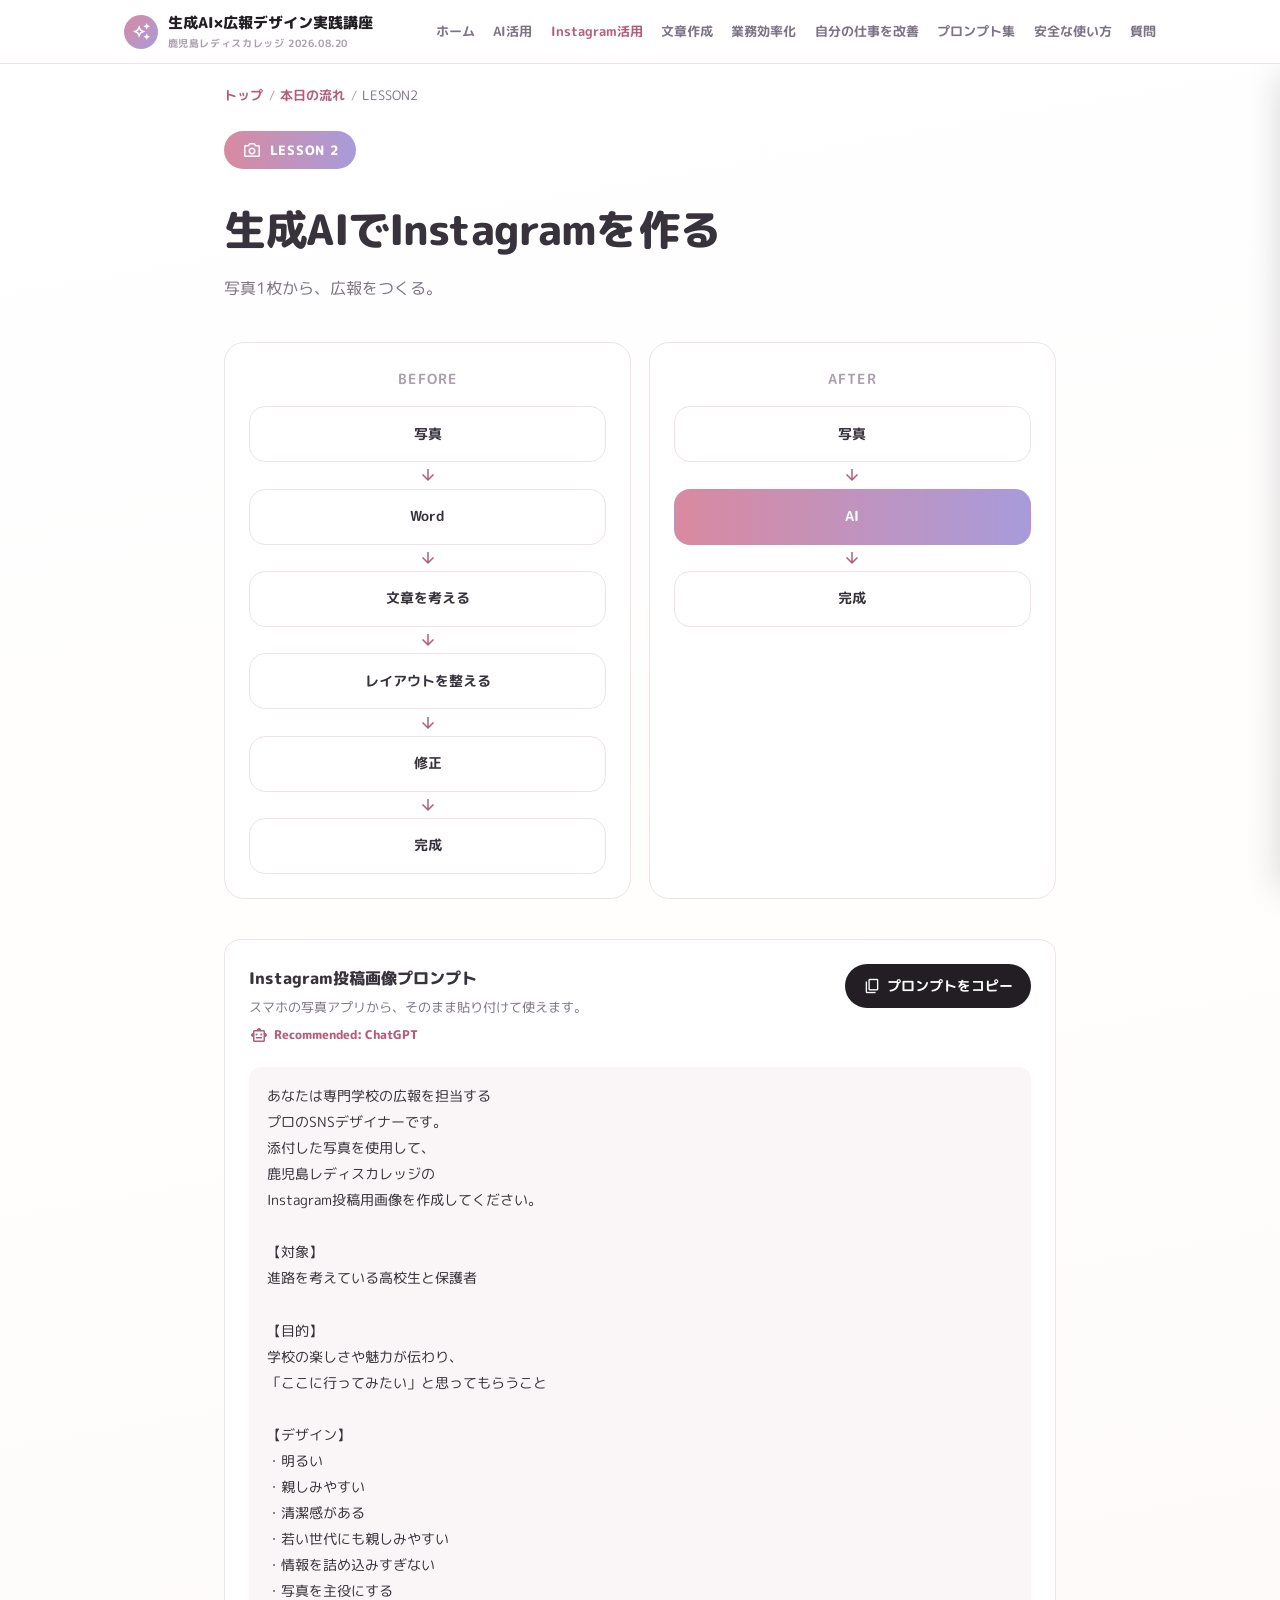
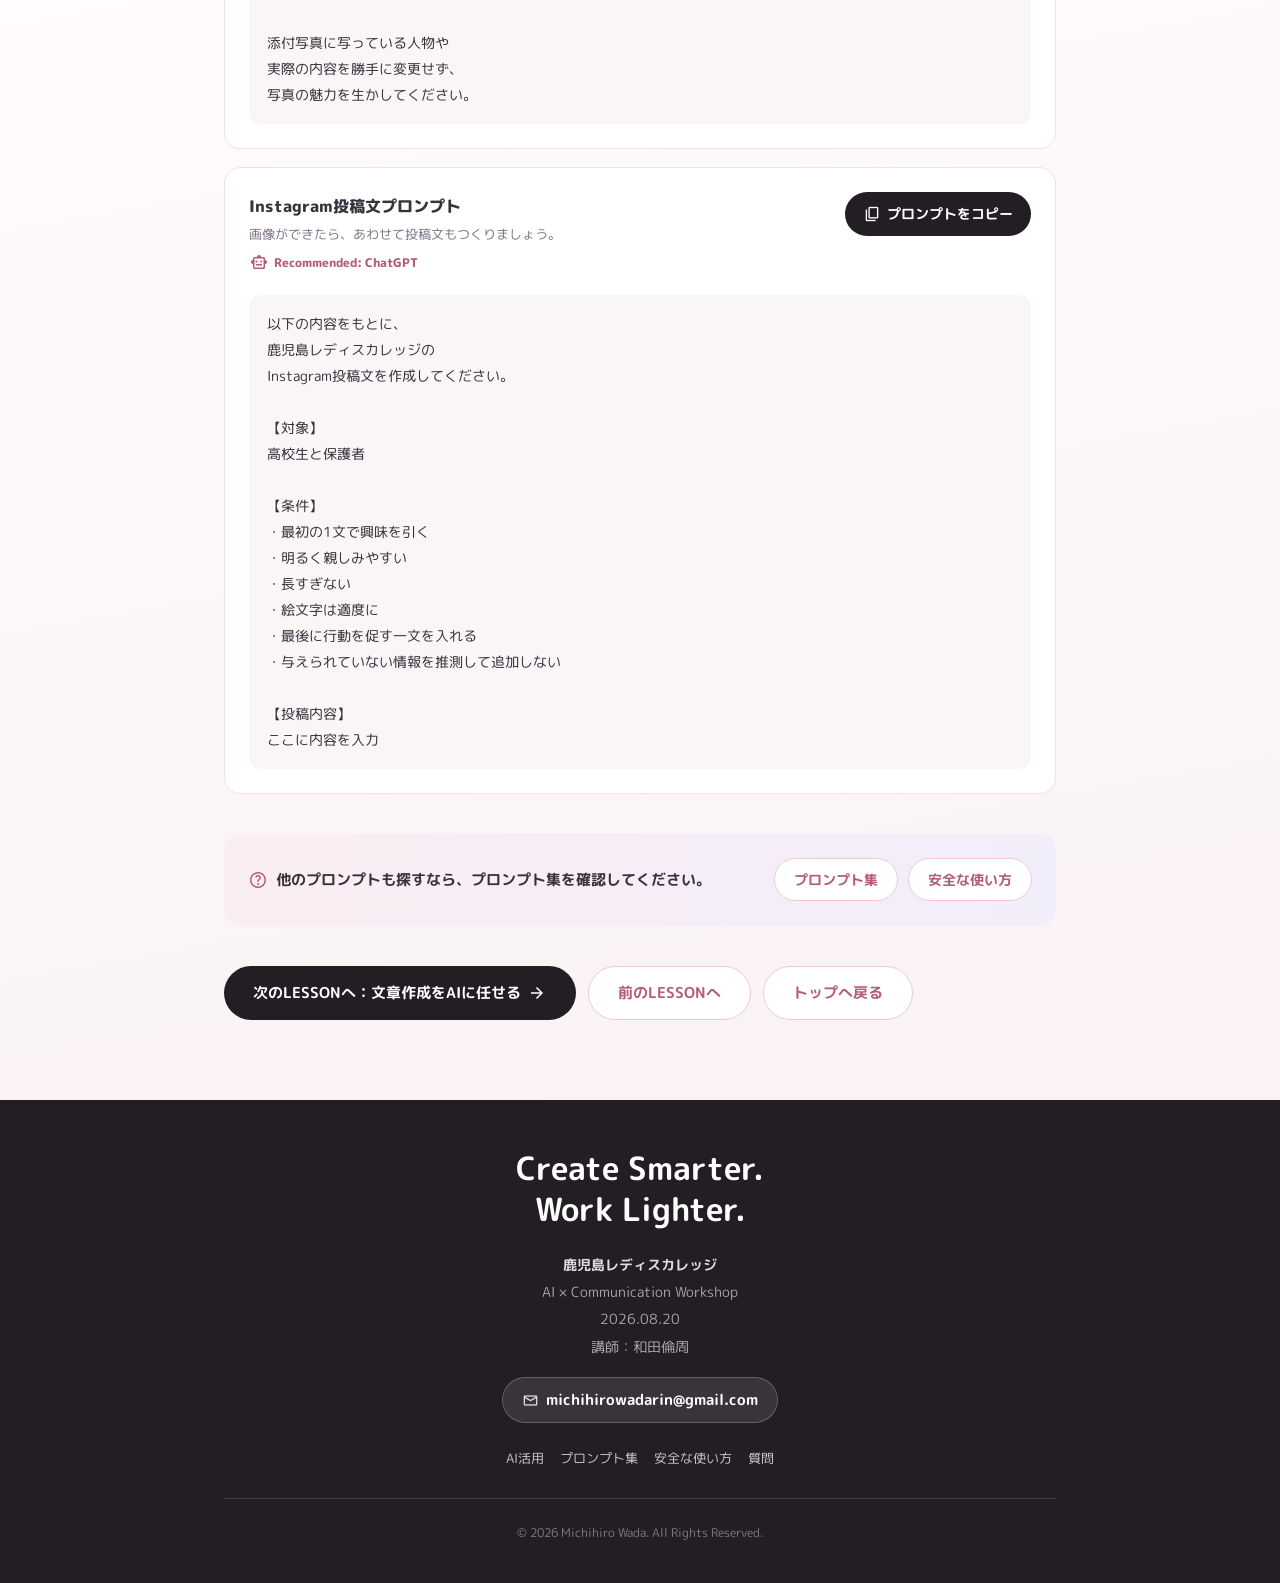
<file: courses/02-instagram.html>
<!DOCTYPE html>
<html lang="ja">
<head>
<meta charset="UTF-8">
<meta name="viewport" content="width=device-width, initial-scale=1.0, viewport-fit=cover">
<title>LESSON2 生成AIでInstagramを作る | 生成AI×広報デザイン実践講座（鹿児島レディスカレッジ）</title>
<link rel="preconnect" href="https://fonts.googleapis.com">
<link href="https://fonts.googleapis.com/css2?family=M+PLUS+Rounded+1c:wght@400;500;700;800&family=Material+Symbols+Outlined" rel="stylesheet">
<link rel="stylesheet" href="../style.css">
</head>
<body>

  <div id="splash" class="splash-overlay" role="dialog" aria-label="オープニング">
    <p class="splash-text">LESSON 2<span class="splash-sub">生成AIでInstagramを作る</span></p>
  </div>

  <div id="copy-announcer" aria-live="polite" class="sr-only"></div>

  <header class="site-header">
    <div class="wrap">
      <a href="../index.html" class="site-logo">
        <span class="logo-icon"><span class="material-symbols-outlined" aria-hidden="true">auto_awesome</span></span>
        <span>生成AI×広報デザイン実践講座<span class="sub">鹿児島レディスカレッジ 2026.08.20</span></span>
      </a>
      <nav class="header-nav" aria-label="メインメニュー">
        <a href="../index.html">ホーム</a>
        <a href="01-ai-guide.html">AI活用</a>
        <a href="02-instagram.html" class="active">Instagram活用</a>
        <a href="03-writing.html">文章作成</a>
        <a href="04-workflow.html">業務効率化</a>
        <a href="05-improve.html">自分の仕事を改善</a>
        <a href="../index.html#prompts">プロンプト集</a>
        <a href="../index.html#safety">安全な使い方</a>
        <a href="../index.html#question">質問</a>
      </nav>
      <button type="button" id="menuBtn" class="menu-btn" aria-expanded="false" aria-controls="mobileNav" aria-label="メニューを開く">
        <span class="material-symbols-outlined" aria-hidden="true">menu</span>
      </button>
    </div>
  </header>

  <div id="navOverlay" class="nav-overlay"></div>
  <nav id="mobileNav" class="mobile-nav" aria-label="モバイルメニュー">
    <div style="display:flex;justify-content:flex-end;margin-bottom:1rem;">
      <button type="button" id="navCloseBtn" class="menu-btn" aria-label="メニューを閉じる">
        <span class="material-symbols-outlined" aria-hidden="true">close</span>
      </button>
    </div>
    <a href="../index.html"><span class="material-symbols-outlined" aria-hidden="true">home</span>ホーム</a>
    <a href="../index.html#agenda"><span class="material-symbols-outlined" aria-hidden="true">schedule</span>本日の流れ</a>
    <a href="01-ai-guide.html"><span class="material-symbols-outlined" aria-hidden="true">smart_toy</span>AI活用</a>
    <a href="02-instagram.html"><span class="material-symbols-outlined" aria-hidden="true">photo_camera</span>Instagram活用</a>
    <a href="03-writing.html"><span class="material-symbols-outlined" aria-hidden="true">edit_note</span>文章作成</a>
    <a href="04-workflow.html"><span class="material-symbols-outlined" aria-hidden="true">groups</span>業務効率化</a>
    <a href="05-improve.html"><span class="material-symbols-outlined" aria-hidden="true">trending_up</span>自分の仕事を改善</a>
    <a href="../index.html#prompts"><span class="material-symbols-outlined" aria-hidden="true">content_copy</span>プロンプト集</a>
    <a href="../index.html#safety"><span class="material-symbols-outlined" aria-hidden="true">shield</span>安全な使い方</a>
    <a href="../index.html#question"><span class="material-symbols-outlined" aria-hidden="true">help</span>質問</a>
  </nav>

  <div class="wrap">
    <p class="breadcrumb">
      <a href="../index.html">トップ</a><span class="sep">/</span>
      <a href="../index.html#agenda">本日の流れ</a><span class="sep">/</span>
      <span>LESSON2</span>
    </p>
  </div>

  <section class="course-hero">
    <div class="wrap">
      <span class="course-num-badge"><span class="material-symbols-outlined" aria-hidden="true">photo_camera</span>LESSON 2</span>
      <h1>生成AIでInstagramを作る</h1>
      <p class="section-lead" style="margin-top:1rem;">写真1枚から、広報をつくる。</p>
    </div>
  </section>

  <div class="wrap">
    <div class="grid grid-2 reveal">
      <div class="card flow-card">
        <h4>Before</h4>
        <div class="flow-diagram">
          <div class="flow-step">写真</div>
          <div class="flow-arrow"><span class="material-symbols-outlined" aria-hidden="true">arrow_downward</span></div>
          <div class="flow-step">Word</div>
          <div class="flow-arrow"><span class="material-symbols-outlined" aria-hidden="true">arrow_downward</span></div>
          <div class="flow-step">文章を考える</div>
          <div class="flow-arrow"><span class="material-symbols-outlined" aria-hidden="true">arrow_downward</span></div>
          <div class="flow-step">レイアウトを整える</div>
          <div class="flow-arrow"><span class="material-symbols-outlined" aria-hidden="true">arrow_downward</span></div>
          <div class="flow-step">修正</div>
          <div class="flow-arrow"><span class="material-symbols-outlined" aria-hidden="true">arrow_downward</span></div>
          <div class="flow-step">完成</div>
        </div>
      </div>
      <div class="card flow-card">
        <h4>After</h4>
        <div class="flow-diagram">
          <div class="flow-step">写真</div>
          <div class="flow-arrow"><span class="material-symbols-outlined" aria-hidden="true">arrow_downward</span></div>
          <div class="flow-step accent">AI</div>
          <div class="flow-arrow"><span class="material-symbols-outlined" aria-hidden="true">arrow_downward</span></div>
          <div class="flow-step">完成</div>
        </div>
      </div>
    </div>

    <div style="margin-top:2.5rem;">
      <div class="prompt-card reveal">
        <div class="prompt-card-head">
          <div>
            <h4>Instagram投稿画像プロンプト</h4>
            <p class="prompt-scene">スマホの写真アプリから、そのまま貼り付けて使えます。</p>
            <p class="prompt-recommend"><span class="material-symbols-outlined" aria-hidden="true">smart_toy</span>Recommended: ChatGPT</p>
          </div>
          <button type="button" class="copy-btn" data-copy-target="#prompt-insta-image">
            <span class="material-symbols-outlined" aria-hidden="true">content_copy</span><span class="copy-label">プロンプトをコピー</span>
          </button>
        </div>
        <div class="prompt-body" id="prompt-insta-image">あなたは専門学校の広報を担当する
プロのSNSデザイナーです。
添付した写真を使用して、
鹿児島レディスカレッジの
Instagram投稿用画像を作成してください。

【対象】
進路を考えている高校生と保護者

【目的】
学校の楽しさや魅力が伝わり、
「ここに行ってみたい」と思ってもらうこと

【デザイン】
・明るい
・親しみやすい
・清潔感がある
・若い世代にも親しみやすい
・情報を詰め込みすぎない
・写真を主役にする

添付写真に写っている人物や
実際の内容を勝手に変更せず、
写真の魅力を生かしてください。</div>
      </div>

      <div class="prompt-card reveal">
        <div class="prompt-card-head">
          <div>
            <h4>Instagram投稿文プロンプト</h4>
            <p class="prompt-scene">画像ができたら、あわせて投稿文もつくりましょう。</p>
            <p class="prompt-recommend"><span class="material-symbols-outlined" aria-hidden="true">smart_toy</span>Recommended: ChatGPT</p>
          </div>
          <button type="button" class="copy-btn" data-copy-target="#prompt-insta-caption">
            <span class="material-symbols-outlined" aria-hidden="true">content_copy</span><span class="copy-label">プロンプトをコピー</span>
          </button>
        </div>
        <div class="prompt-body" id="prompt-insta-caption">以下の内容をもとに、
鹿児島レディスカレッジの
Instagram投稿文を作成してください。

【対象】
高校生と保護者

【条件】
・最初の1文で興味を引く
・明るく親しみやすい
・長すぎない
・絵文字は適度に
・最後に行動を促す一文を入れる
・与えられていない情報を推測して追加しない

【投稿内容】
ここに内容を入力</div>
      </div>
    </div>

    <div class="help-banner">
      <p><span class="material-symbols-outlined" aria-hidden="true">help</span>他のプロンプトも探すなら、プロンプト集を確認してください。</p>
      <div style="display:flex;gap:0.6rem;flex-wrap:wrap;">
        <a href="../index.html#prompts" class="btn btn-outline btn-sm">プロンプト集</a>
        <a href="../index.html#safety" class="btn btn-outline btn-sm">安全な使い方</a>
      </div>
    </div>

    <div class="page-nav">
      <a href="03-writing.html" class="btn btn-primary">次のLESSONへ：文章作成をAIに任せる<span class="material-symbols-outlined" aria-hidden="true">arrow_forward</span></a>
      <a href="01-ai-guide.html" class="btn btn-outline">前のLESSONへ</a>
      <a href="../index.html" class="btn btn-outline">トップへ戻る</a>
    </div>
  </div>


  <!-- ===== フッター ===== -->
  <footer class="site-footer">
    <div class="wrap">
      <p class="foot-en"><span>Create Smarter.</span><span>Work Lighter.</span></p>
      <p class="foot-meta">
        <strong>鹿児島レディスカレッジ</strong><br>
        AI × Communication Workshop<br>
        2026.08.20<br>
        講師：和田倫周
      </p>
      <p class="foot-contact">
        <a href="mailto:michihirowadarin@gmail.com"><span class="material-symbols-outlined" aria-hidden="true">mail</span>michihirowadarin@gmail.com</a>
      </p>
      <div class="foot-links">
        <a href="01-ai-guide.html">AI活用</a>
        <a href="../index.html#prompts">プロンプト集</a>
        <a href="../index.html#safety">安全な使い方</a>
        <a href="../index.html#question">質問</a>
      </div>
      <p class="foot-copy">&copy; 2026 Michihiro Wada. All Rights Reserved.</p>
    </div>
  </footer>

  <nav class="bottom-nav" aria-label="下部メニュー">
    <a href="../index.html"><span class="material-symbols-outlined" aria-hidden="true">home</span>ホーム</a>
    <a href="01-ai-guide.html"><span class="material-symbols-outlined" aria-hidden="true">smart_toy</span>AI活用</a>
    <a href="../index.html#prompts"><span class="material-symbols-outlined" aria-hidden="true">content_copy</span>プロンプト集</a>
    <a href="../index.html#safety"><span class="material-symbols-outlined" aria-hidden="true">shield</span>安全な使い方</a>
    <a href="../index.html#question"><span class="material-symbols-outlined" aria-hidden="true">help</span>質問</a>
  </nav>

  <button type="button" id="backToTop" class="back-to-top" aria-label="トップへ戻る">
    <span class="material-symbols-outlined" aria-hidden="true">arrow_upward</span>
  </button>

  <div id="toast" class="toast" role="status">
    <span class="material-symbols-outlined" aria-hidden="true">check_circle</span>
    <span class="toast-label">コピーしました</span>
  </div>

  <script src="../script.js"></script>
</body>
</html>
</file>
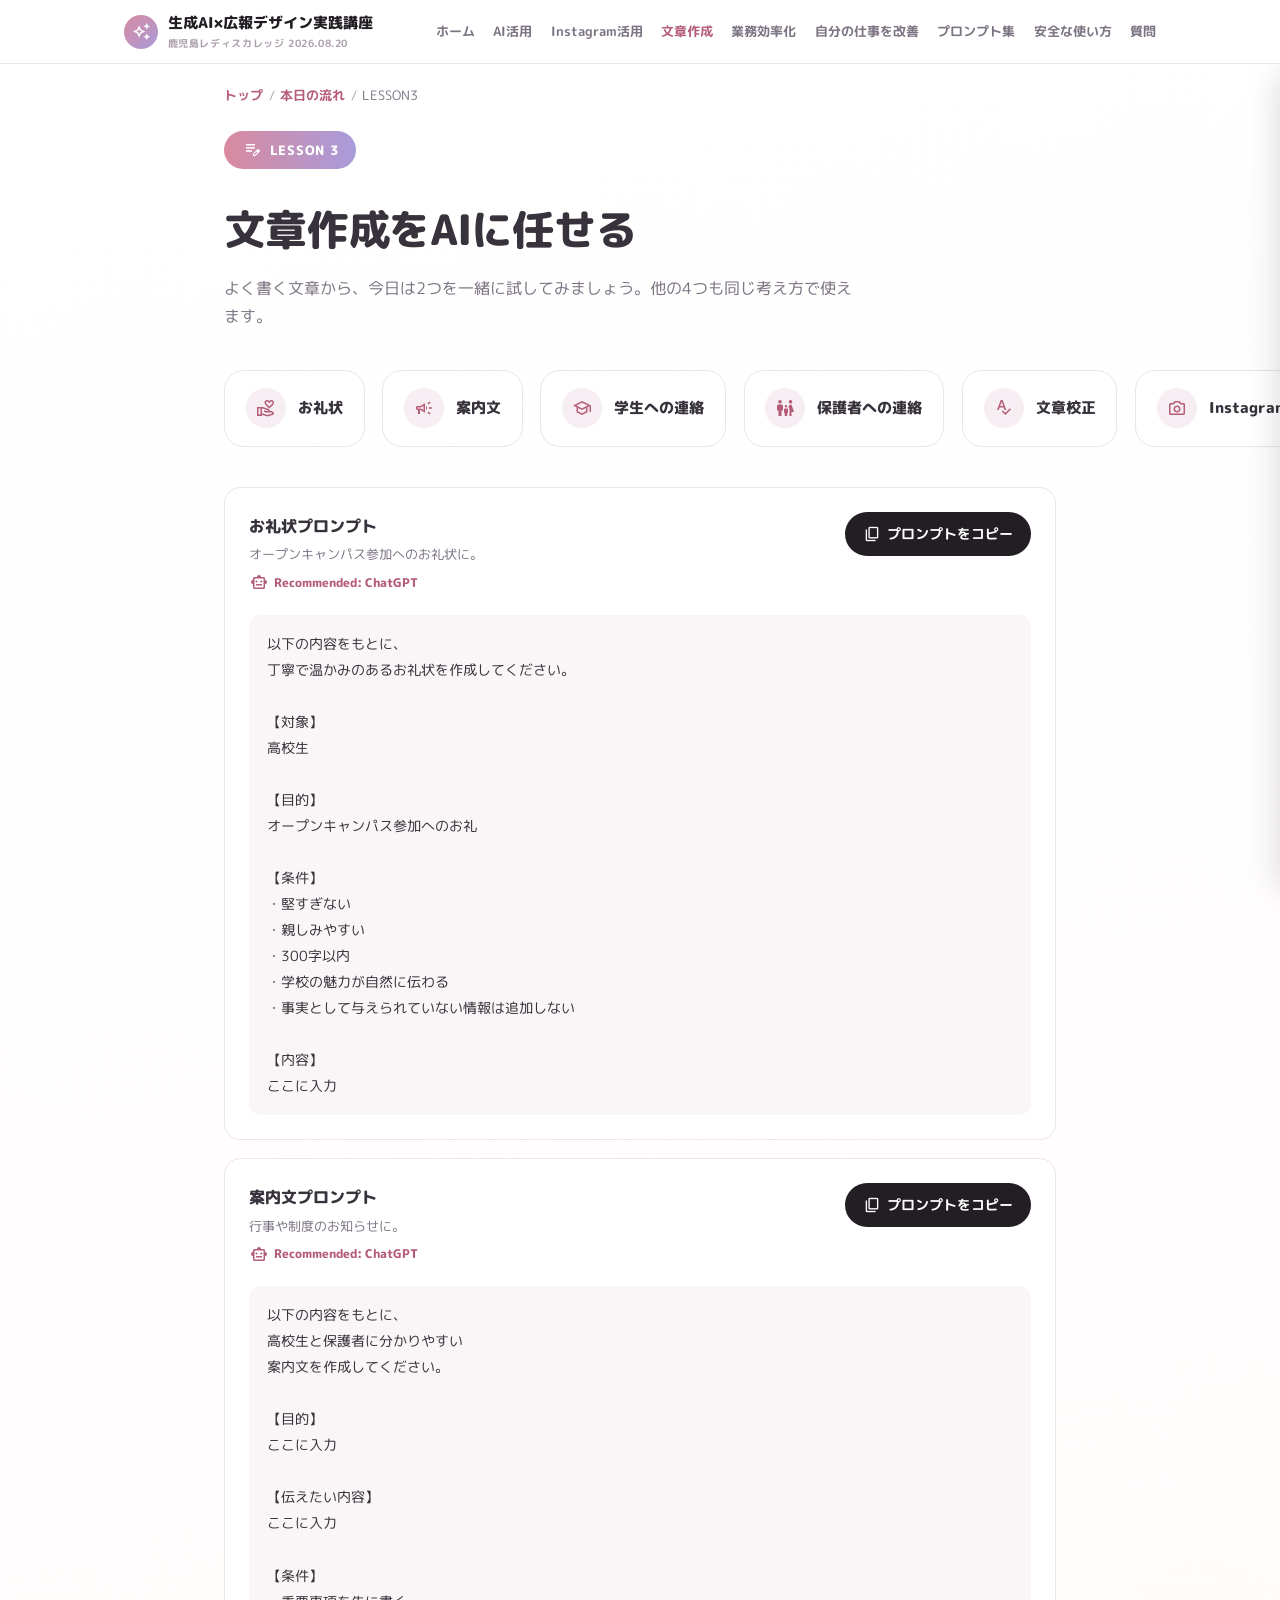
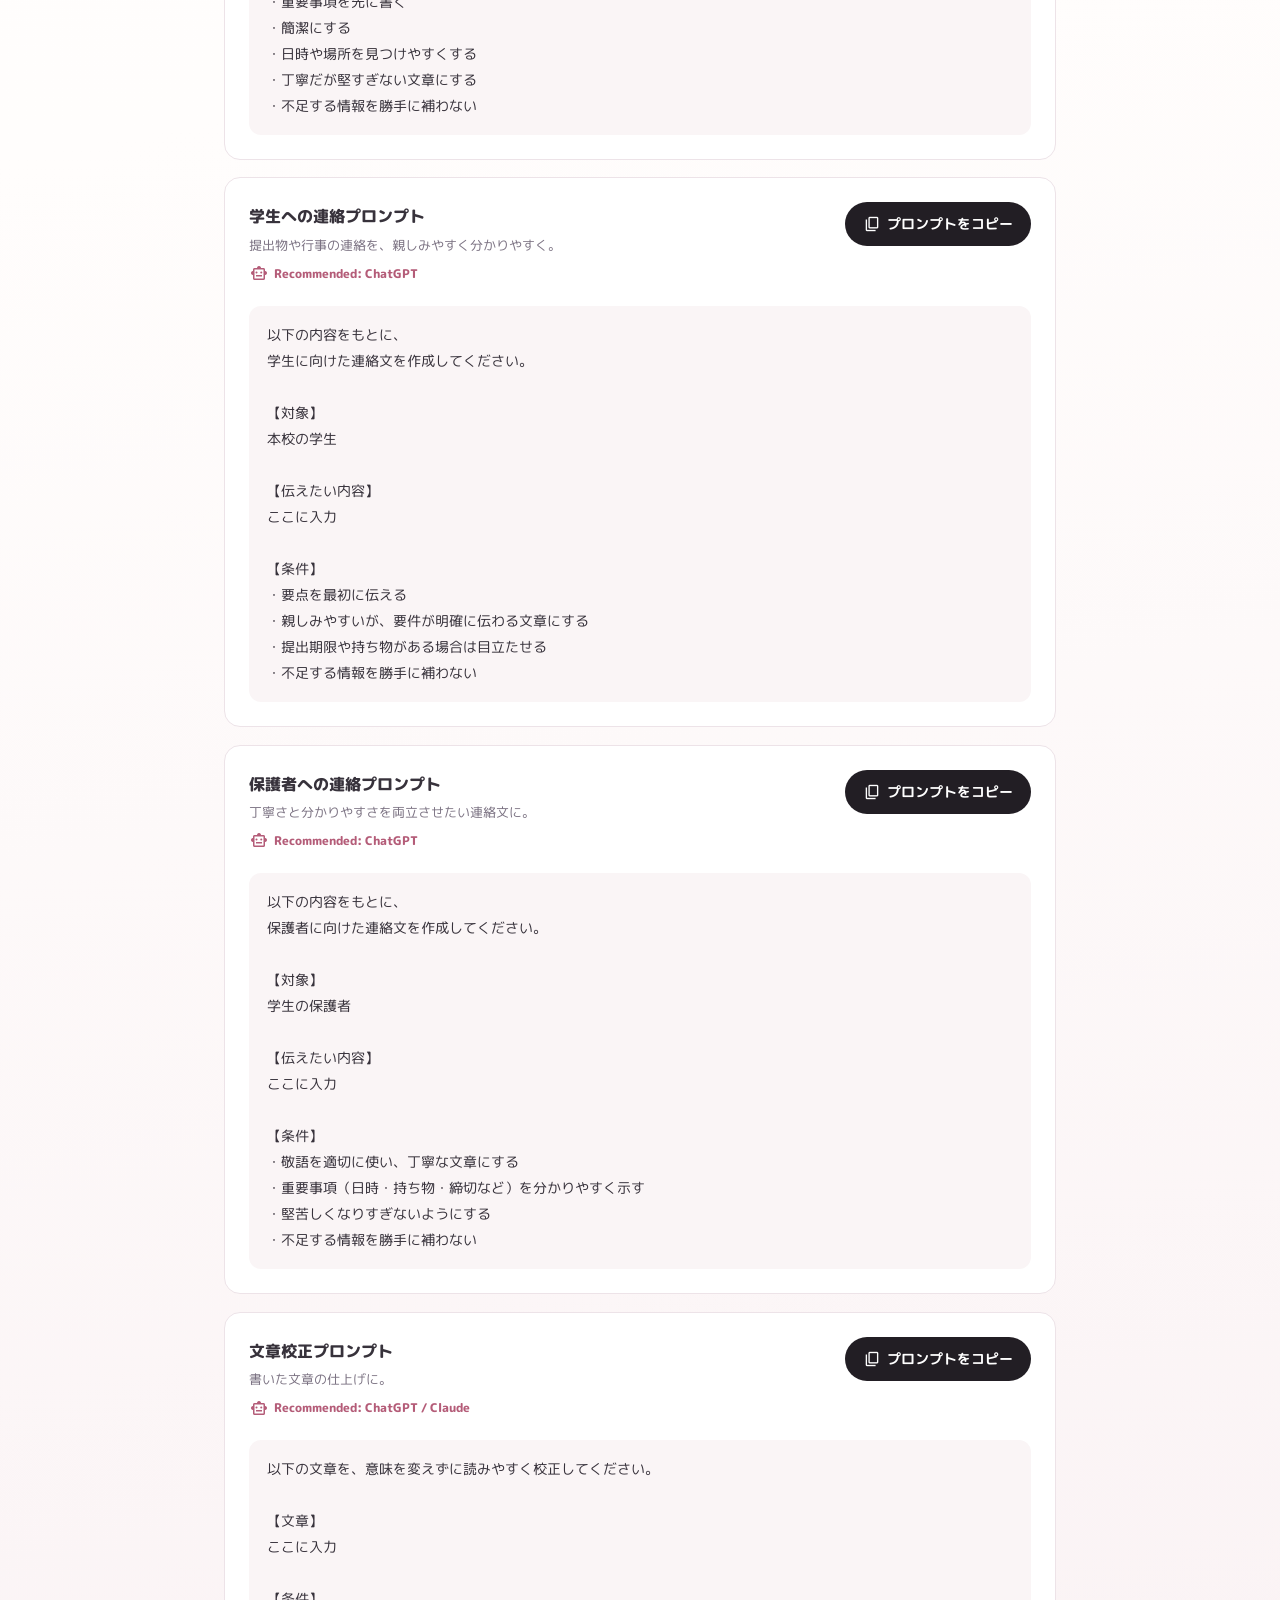
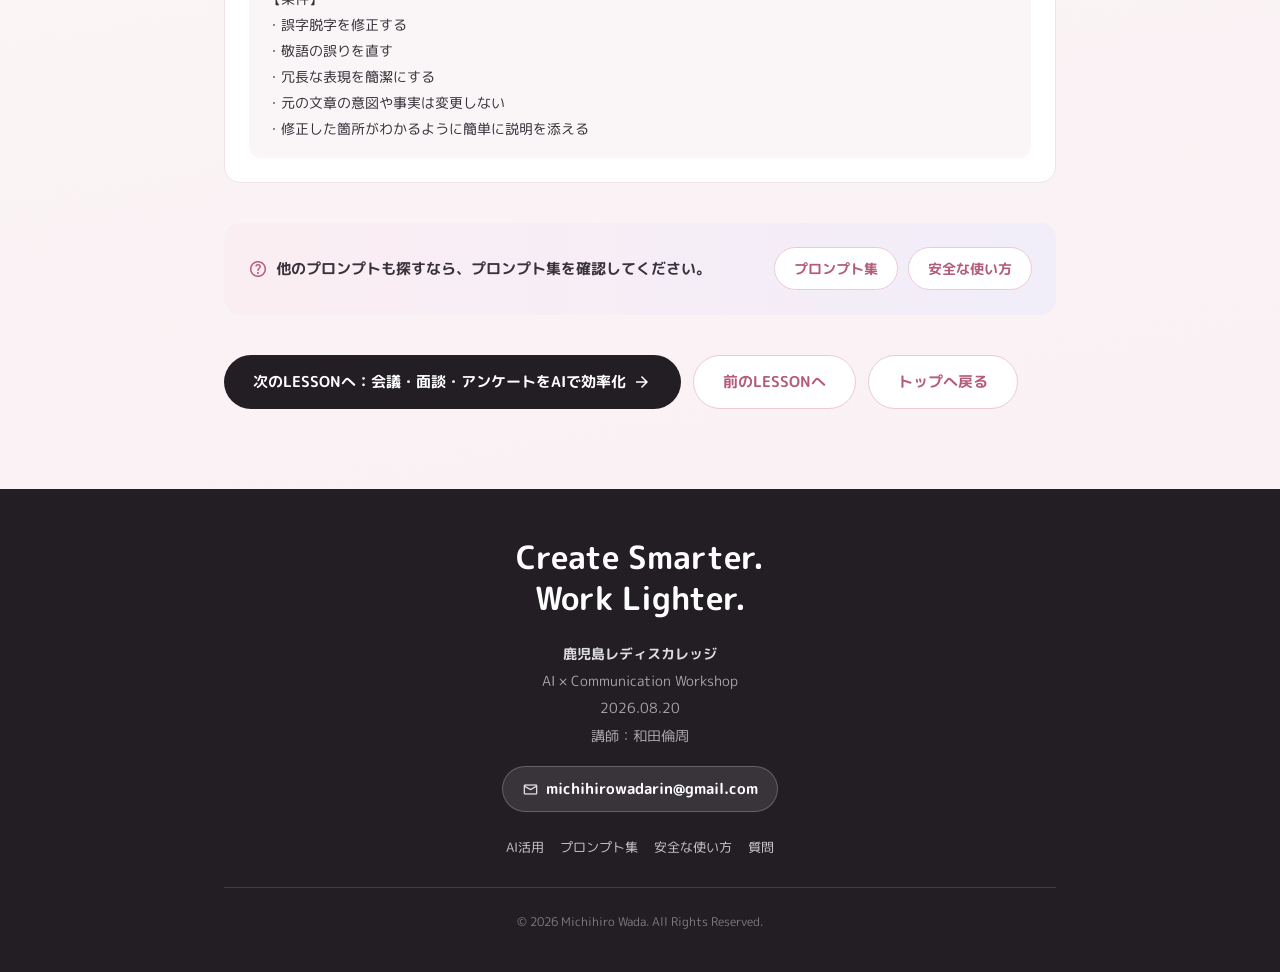
<file: courses/03-writing.html>
<!DOCTYPE html>
<html lang="ja">
<head>
<meta charset="UTF-8">
<meta name="viewport" content="width=device-width, initial-scale=1.0, viewport-fit=cover">
<title>LESSON3 文章作成をAIに任せる | 生成AI×広報デザイン実践講座（鹿児島レディスカレッジ）</title>
<link rel="preconnect" href="https://fonts.googleapis.com">
<link href="https://fonts.googleapis.com/css2?family=M+PLUS+Rounded+1c:wght@400;500;700;800&family=Material+Symbols+Outlined" rel="stylesheet">
<link rel="stylesheet" href="../style.css">
</head>
<body>

  <div id="splash" class="splash-overlay" role="dialog" aria-label="オープニング">
    <p class="splash-text">LESSON 3<span class="splash-sub">文章作成をAIに任せる</span></p>
  </div>

  <div id="copy-announcer" aria-live="polite" class="sr-only"></div>

  <header class="site-header">
    <div class="wrap">
      <a href="../index.html" class="site-logo">
        <span class="logo-icon"><span class="material-symbols-outlined" aria-hidden="true">auto_awesome</span></span>
        <span>生成AI×広報デザイン実践講座<span class="sub">鹿児島レディスカレッジ 2026.08.20</span></span>
      </a>
      <nav class="header-nav" aria-label="メインメニュー">
        <a href="../index.html">ホーム</a>
        <a href="01-ai-guide.html">AI活用</a>
        <a href="02-instagram.html">Instagram活用</a>
        <a href="03-writing.html" class="active">文章作成</a>
        <a href="04-workflow.html">業務効率化</a>
        <a href="05-improve.html">自分の仕事を改善</a>
        <a href="../index.html#prompts">プロンプト集</a>
        <a href="../index.html#safety">安全な使い方</a>
        <a href="../index.html#question">質問</a>
      </nav>
      <button type="button" id="menuBtn" class="menu-btn" aria-expanded="false" aria-controls="mobileNav" aria-label="メニューを開く">
        <span class="material-symbols-outlined" aria-hidden="true">menu</span>
      </button>
    </div>
  </header>

  <div id="navOverlay" class="nav-overlay"></div>
  <nav id="mobileNav" class="mobile-nav" aria-label="モバイルメニュー">
    <div style="display:flex;justify-content:flex-end;margin-bottom:1rem;">
      <button type="button" id="navCloseBtn" class="menu-btn" aria-label="メニューを閉じる">
        <span class="material-symbols-outlined" aria-hidden="true">close</span>
      </button>
    </div>
    <a href="../index.html"><span class="material-symbols-outlined" aria-hidden="true">home</span>ホーム</a>
    <a href="../index.html#agenda"><span class="material-symbols-outlined" aria-hidden="true">schedule</span>本日の流れ</a>
    <a href="01-ai-guide.html"><span class="material-symbols-outlined" aria-hidden="true">smart_toy</span>AI活用</a>
    <a href="02-instagram.html"><span class="material-symbols-outlined" aria-hidden="true">photo_camera</span>Instagram活用</a>
    <a href="03-writing.html"><span class="material-symbols-outlined" aria-hidden="true">edit_note</span>文章作成</a>
    <a href="04-workflow.html"><span class="material-symbols-outlined" aria-hidden="true">groups</span>業務効率化</a>
    <a href="05-improve.html"><span class="material-symbols-outlined" aria-hidden="true">trending_up</span>自分の仕事を改善</a>
    <a href="../index.html#prompts"><span class="material-symbols-outlined" aria-hidden="true">content_copy</span>プロンプト集</a>
    <a href="../index.html#safety"><span class="material-symbols-outlined" aria-hidden="true">shield</span>安全な使い方</a>
    <a href="../index.html#question"><span class="material-symbols-outlined" aria-hidden="true">help</span>質問</a>
  </nav>

  <div class="wrap">
    <p class="breadcrumb">
      <a href="../index.html">トップ</a><span class="sep">/</span>
      <a href="../index.html#agenda">本日の流れ</a><span class="sep">/</span>
      <span>LESSON3</span>
    </p>
  </div>

  <section class="course-hero">
    <div class="wrap">
      <span class="course-num-badge"><span class="material-symbols-outlined" aria-hidden="true">edit_note</span>LESSON 3</span>
      <h1>文章作成をAIに任せる</h1>
      <p class="section-lead" style="margin-top:1rem;">よく書く文章から、今日は2つを一緒に試してみましょう。他の4つも同じ考え方で使えます。</p>
    </div>
  </section>

  <div class="wrap">
    <div class="grid grid-6 reveal" style="margin-bottom:2.5rem;">
      <a href="#prompt-thanks" class="card card-hover tag-card"><span class="material-symbols-outlined" aria-hidden="true">volunteer_activism</span><span class="label">お礼状</span></a>
      <a href="#prompt-guide" class="card card-hover tag-card"><span class="material-symbols-outlined" aria-hidden="true">campaign</span><span class="label">案内文</span></a>
      <a href="#prompt-student" class="card card-hover tag-card"><span class="material-symbols-outlined" aria-hidden="true">school</span><span class="label">学生への連絡</span></a>
      <a href="#prompt-parent" class="card card-hover tag-card"><span class="material-symbols-outlined" aria-hidden="true">family_restroom</span><span class="label">保護者への連絡</span></a>
      <a href="#prompt-proof" class="card card-hover tag-card"><span class="material-symbols-outlined" aria-hidden="true">spellcheck</span><span class="label">文章校正</span></a>
      <a href="02-instagram.html" class="card card-hover tag-card"><span class="material-symbols-outlined" aria-hidden="true">photo_camera</span><span class="label">Instagram文章</span></a>
    </div>

    <div class="prompt-card reveal">
      <div class="prompt-card-head">
        <div>
          <h4>お礼状プロンプト</h4>
          <p class="prompt-scene">オープンキャンパス参加へのお礼状に。</p>
          <p class="prompt-recommend"><span class="material-symbols-outlined" aria-hidden="true">smart_toy</span>Recommended: ChatGPT</p>
        </div>
        <button type="button" class="copy-btn" data-copy-target="#prompt-thanks">
          <span class="material-symbols-outlined" aria-hidden="true">content_copy</span><span class="copy-label">プロンプトをコピー</span>
        </button>
      </div>
      <div class="prompt-body" id="prompt-thanks">以下の内容をもとに、
丁寧で温かみのあるお礼状を作成してください。

【対象】
高校生

【目的】
オープンキャンパス参加へのお礼

【条件】
・堅すぎない
・親しみやすい
・300字以内
・学校の魅力が自然に伝わる
・事実として与えられていない情報は追加しない

【内容】
ここに入力</div>
    </div>

    <div class="prompt-card reveal">
      <div class="prompt-card-head">
        <div>
          <h4>案内文プロンプト</h4>
          <p class="prompt-scene">行事や制度のお知らせに。</p>
          <p class="prompt-recommend"><span class="material-symbols-outlined" aria-hidden="true">smart_toy</span>Recommended: ChatGPT</p>
        </div>
        <button type="button" class="copy-btn" data-copy-target="#prompt-guide">
          <span class="material-symbols-outlined" aria-hidden="true">content_copy</span><span class="copy-label">プロンプトをコピー</span>
        </button>
      </div>
      <div class="prompt-body" id="prompt-guide">以下の内容をもとに、
高校生と保護者に分かりやすい
案内文を作成してください。

【目的】
ここに入力

【伝えたい内容】
ここに入力

【条件】
・重要事項を先に書く
・簡潔にする
・日時や場所を見つけやすくする
・丁寧だが堅すぎない文章にする
・不足する情報を勝手に補わない</div>
    </div>

    <div class="prompt-card reveal">
      <div class="prompt-card-head">
        <div>
          <h4>学生への連絡プロンプト</h4>
          <p class="prompt-scene">提出物や行事の連絡を、親しみやすく分かりやすく。</p>
          <p class="prompt-recommend"><span class="material-symbols-outlined" aria-hidden="true">smart_toy</span>Recommended: ChatGPT</p>
        </div>
        <button type="button" class="copy-btn" data-copy-target="#prompt-student">
          <span class="material-symbols-outlined" aria-hidden="true">content_copy</span><span class="copy-label">プロンプトをコピー</span>
        </button>
      </div>
      <div class="prompt-body" id="prompt-student">以下の内容をもとに、
学生に向けた連絡文を作成してください。

【対象】
本校の学生

【伝えたい内容】
ここに入力

【条件】
・要点を最初に伝える
・親しみやすいが、要件が明確に伝わる文章にする
・提出期限や持ち物がある場合は目立たせる
・不足する情報を勝手に補わない</div>
    </div>

    <div class="prompt-card reveal">
      <div class="prompt-card-head">
        <div>
          <h4>保護者への連絡プロンプト</h4>
          <p class="prompt-scene">丁寧さと分かりやすさを両立させたい連絡文に。</p>
          <p class="prompt-recommend"><span class="material-symbols-outlined" aria-hidden="true">smart_toy</span>Recommended: ChatGPT</p>
        </div>
        <button type="button" class="copy-btn" data-copy-target="#prompt-parent">
          <span class="material-symbols-outlined" aria-hidden="true">content_copy</span><span class="copy-label">プロンプトをコピー</span>
        </button>
      </div>
      <div class="prompt-body" id="prompt-parent">以下の内容をもとに、
保護者に向けた連絡文を作成してください。

【対象】
学生の保護者

【伝えたい内容】
ここに入力

【条件】
・敬語を適切に使い、丁寧な文章にする
・重要事項（日時・持ち物・締切など）を分かりやすく示す
・堅苦しくなりすぎないようにする
・不足する情報を勝手に補わない</div>
    </div>

    <div class="prompt-card reveal">
      <div class="prompt-card-head">
        <div>
          <h4>文章校正プロンプト</h4>
          <p class="prompt-scene">書いた文章の仕上げに。</p>
          <p class="prompt-recommend"><span class="material-symbols-outlined" aria-hidden="true">smart_toy</span>Recommended: ChatGPT / Claude</p>
        </div>
        <button type="button" class="copy-btn" data-copy-target="#prompt-proof">
          <span class="material-symbols-outlined" aria-hidden="true">content_copy</span><span class="copy-label">プロンプトをコピー</span>
        </button>
      </div>
      <div class="prompt-body" id="prompt-proof">以下の文章を、意味を変えずに読みやすく校正してください。

【文章】
ここに入力

【条件】
・誤字脱字を修正する
・敬語の誤りを直す
・冗長な表現を簡潔にする
・元の文章の意図や事実は変更しない
・修正した箇所がわかるように簡単に説明を添える</div>
    </div>

    <div class="help-banner">
      <p><span class="material-symbols-outlined" aria-hidden="true">help</span>他のプロンプトも探すなら、プロンプト集を確認してください。</p>
      <div style="display:flex;gap:0.6rem;flex-wrap:wrap;">
        <a href="../index.html#prompts" class="btn btn-outline btn-sm">プロンプト集</a>
        <a href="../index.html#safety" class="btn btn-outline btn-sm">安全な使い方</a>
      </div>
    </div>

    <div class="page-nav">
      <a href="04-workflow.html" class="btn btn-primary">次のLESSONへ：会議・面談・アンケートをAIで効率化<span class="material-symbols-outlined" aria-hidden="true">arrow_forward</span></a>
      <a href="02-instagram.html" class="btn btn-outline">前のLESSONへ</a>
      <a href="../index.html" class="btn btn-outline">トップへ戻る</a>
    </div>
  </div>


  <!-- ===== フッター ===== -->
  <footer class="site-footer">
    <div class="wrap">
      <p class="foot-en"><span>Create Smarter.</span><span>Work Lighter.</span></p>
      <p class="foot-meta">
        <strong>鹿児島レディスカレッジ</strong><br>
        AI × Communication Workshop<br>
        2026.08.20<br>
        講師：和田倫周
      </p>
      <p class="foot-contact">
        <a href="mailto:michihirowadarin@gmail.com"><span class="material-symbols-outlined" aria-hidden="true">mail</span>michihirowadarin@gmail.com</a>
      </p>
      <div class="foot-links">
        <a href="01-ai-guide.html">AI活用</a>
        <a href="../index.html#prompts">プロンプト集</a>
        <a href="../index.html#safety">安全な使い方</a>
        <a href="../index.html#question">質問</a>
      </div>
      <p class="foot-copy">&copy; 2026 Michihiro Wada. All Rights Reserved.</p>
    </div>
  </footer>

  <nav class="bottom-nav" aria-label="下部メニュー">
    <a href="../index.html"><span class="material-symbols-outlined" aria-hidden="true">home</span>ホーム</a>
    <a href="01-ai-guide.html"><span class="material-symbols-outlined" aria-hidden="true">smart_toy</span>AI活用</a>
    <a href="../index.html#prompts"><span class="material-symbols-outlined" aria-hidden="true">content_copy</span>プロンプト集</a>
    <a href="../index.html#safety"><span class="material-symbols-outlined" aria-hidden="true">shield</span>安全な使い方</a>
    <a href="../index.html#question"><span class="material-symbols-outlined" aria-hidden="true">help</span>質問</a>
  </nav>

  <button type="button" id="backToTop" class="back-to-top" aria-label="トップへ戻る">
    <span class="material-symbols-outlined" aria-hidden="true">arrow_upward</span>
  </button>

  <div id="toast" class="toast" role="status">
    <span class="material-symbols-outlined" aria-hidden="true">check_circle</span>
    <span class="toast-label">コピーしました</span>
  </div>

  <script src="../script.js"></script>
</body>
</html>
</file>
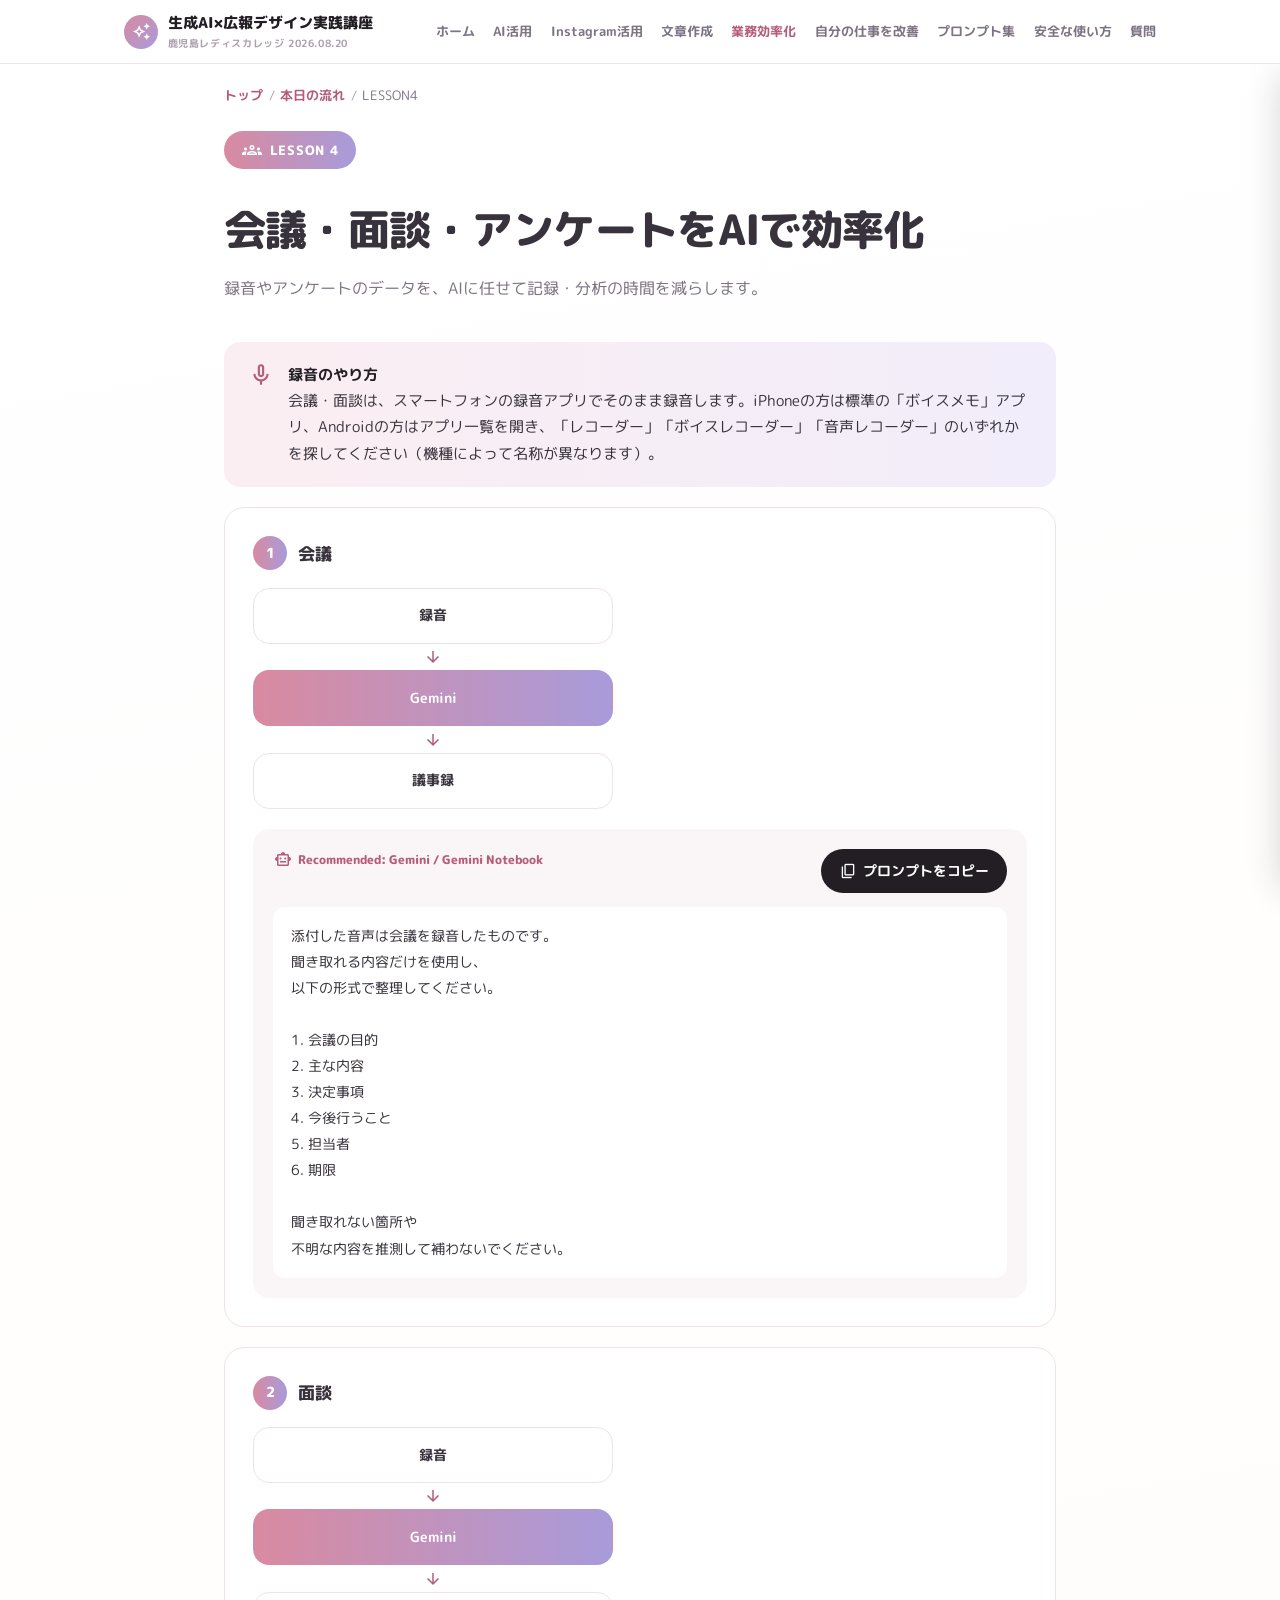
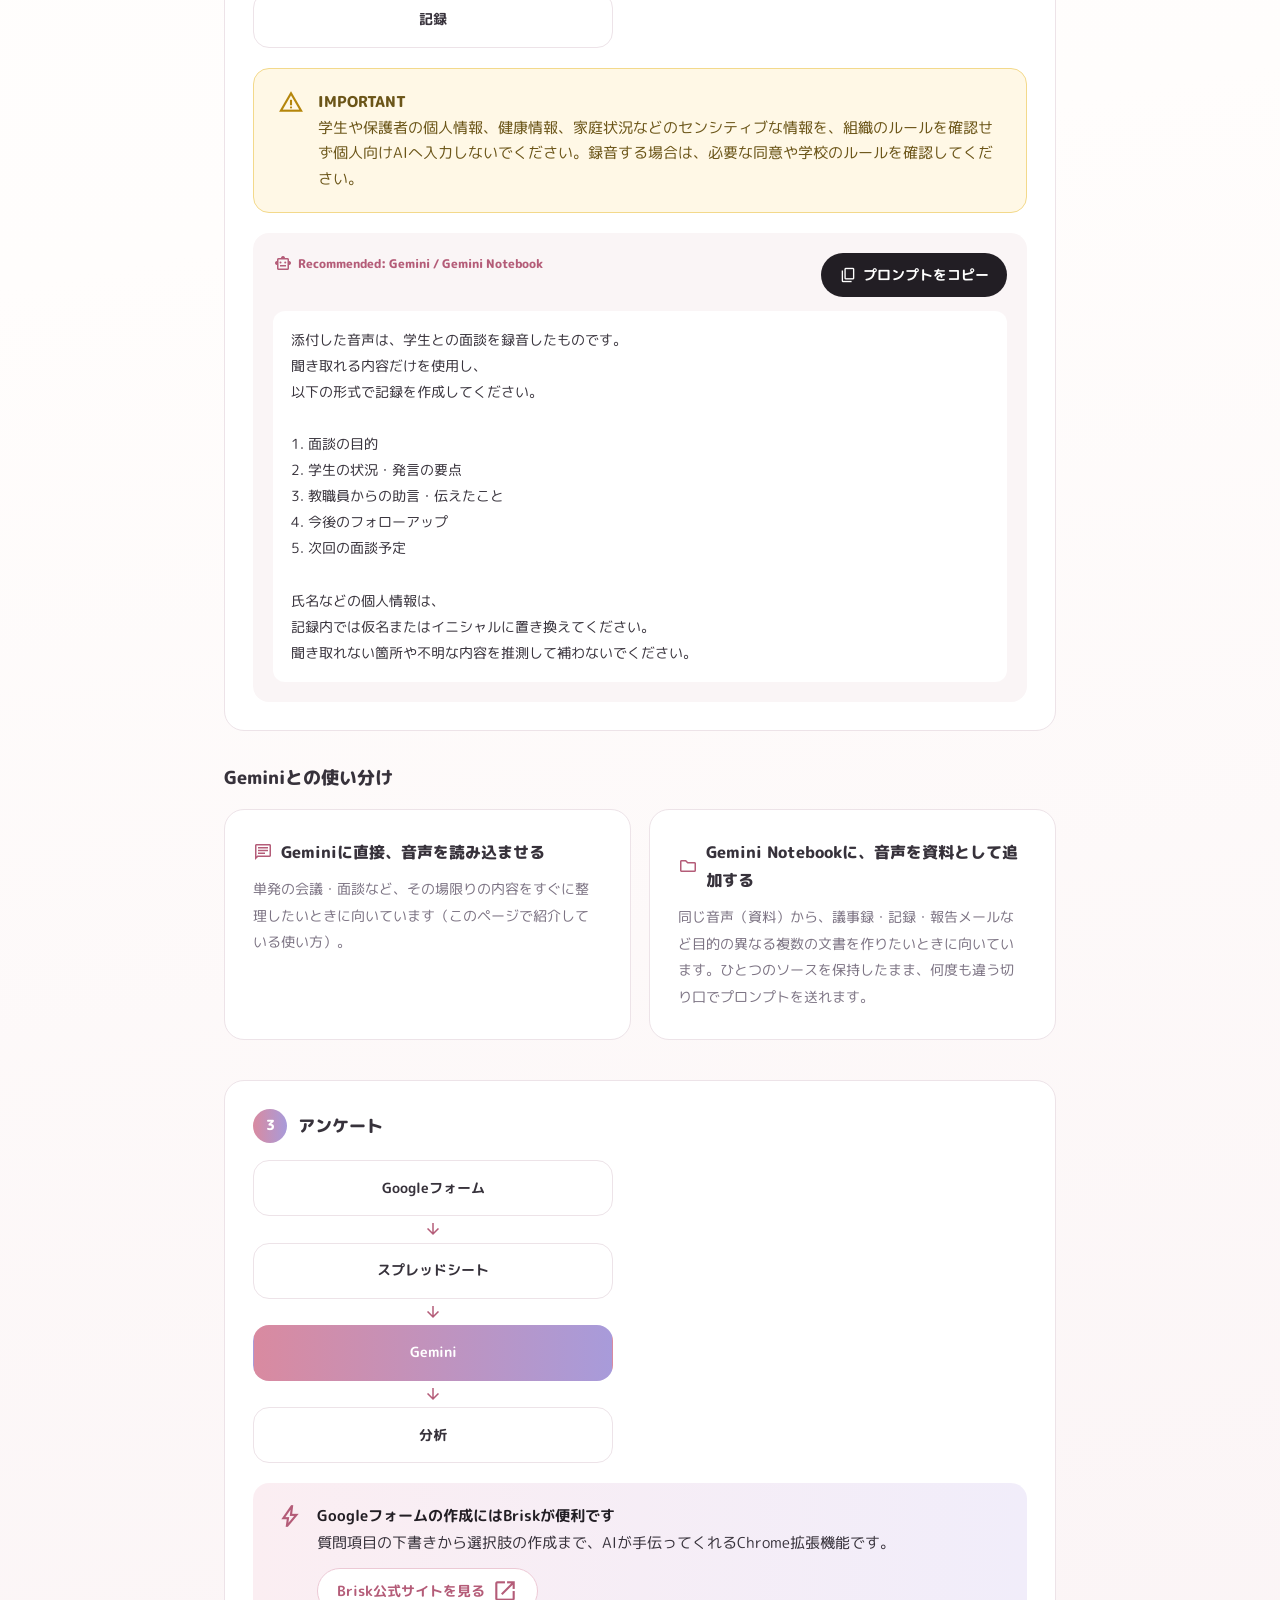
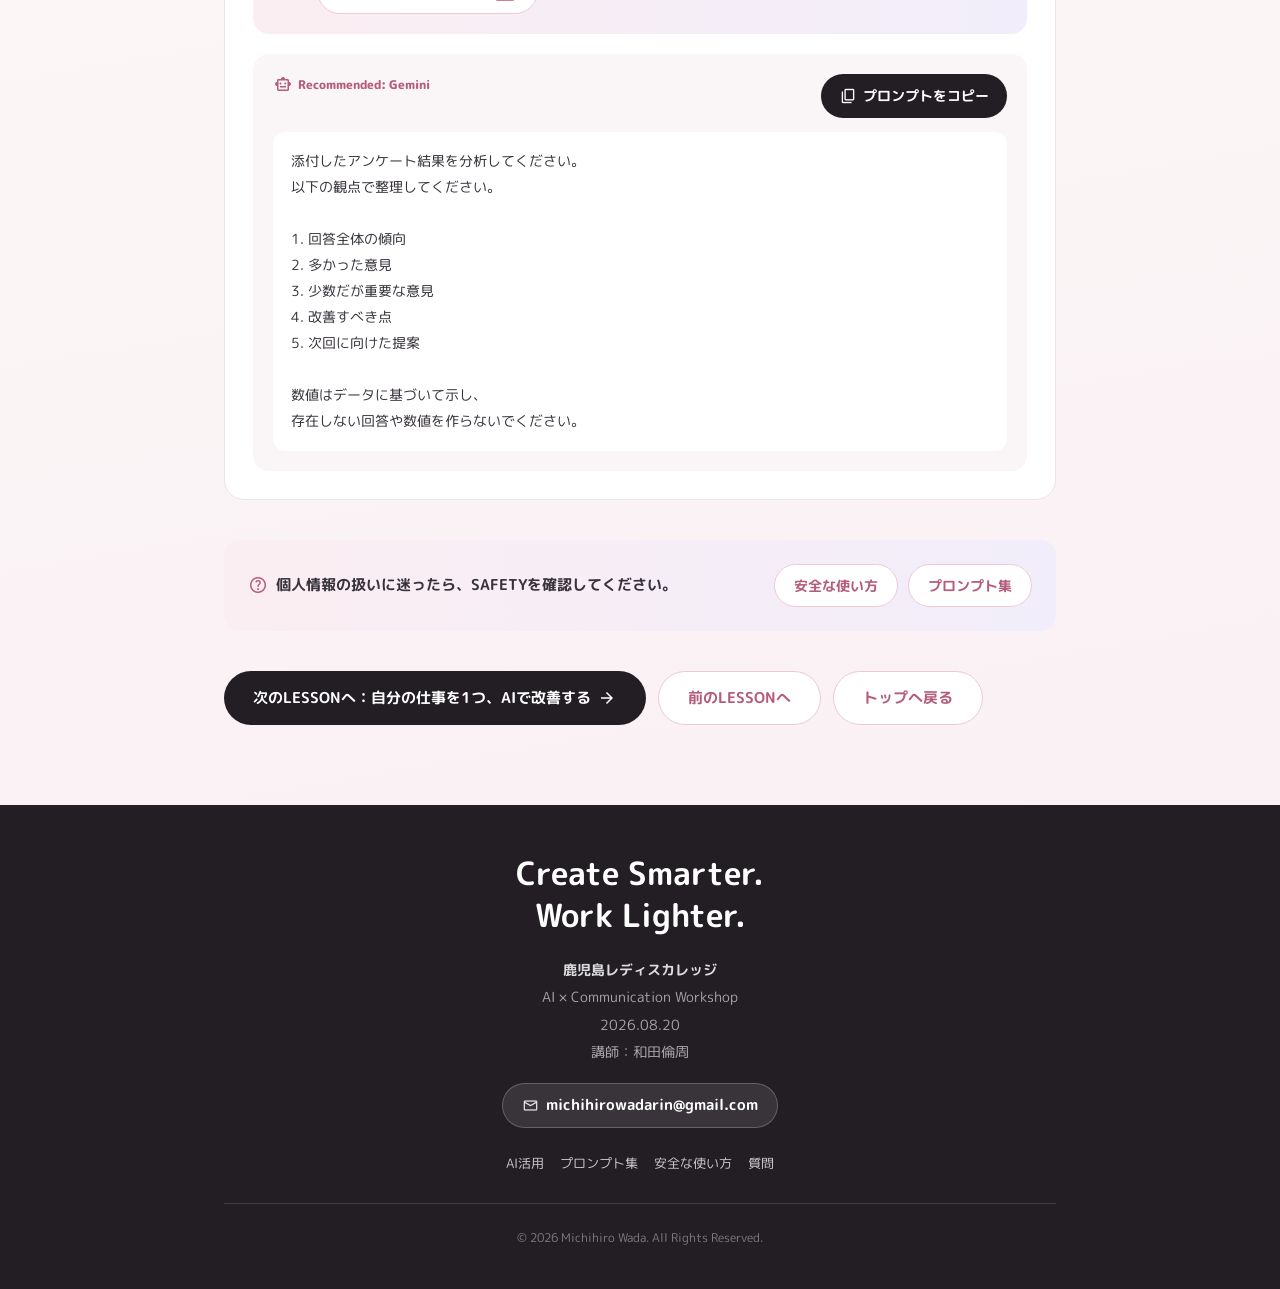
<file: courses/04-workflow.html>
<!DOCTYPE html>
<html lang="ja">
<head>
<meta charset="UTF-8">
<meta name="viewport" content="width=device-width, initial-scale=1.0, viewport-fit=cover">
<title>LESSON4 会議・面談・アンケートをAIで効率化 | 生成AI×広報デザイン実践講座（鹿児島レディスカレッジ）</title>
<link rel="preconnect" href="https://fonts.googleapis.com">
<link href="https://fonts.googleapis.com/css2?family=M+PLUS+Rounded+1c:wght@400;500;700;800&family=Material+Symbols+Outlined" rel="stylesheet">
<link rel="stylesheet" href="../style.css">
</head>
<body>

  <div id="splash" class="splash-overlay" role="dialog" aria-label="オープニング">
    <p class="splash-text">LESSON 4<span class="splash-sub">会議・面談・アンケートをAIで効率化</span></p>
  </div>

  <div id="copy-announcer" aria-live="polite" class="sr-only"></div>

  <header class="site-header">
    <div class="wrap">
      <a href="../index.html" class="site-logo">
        <span class="logo-icon"><span class="material-symbols-outlined" aria-hidden="true">auto_awesome</span></span>
        <span>生成AI×広報デザイン実践講座<span class="sub">鹿児島レディスカレッジ 2026.08.20</span></span>
      </a>
      <nav class="header-nav" aria-label="メインメニュー">
        <a href="../index.html">ホーム</a>
        <a href="01-ai-guide.html">AI活用</a>
        <a href="02-instagram.html">Instagram活用</a>
        <a href="03-writing.html">文章作成</a>
        <a href="04-workflow.html" class="active">業務効率化</a>
        <a href="05-improve.html">自分の仕事を改善</a>
        <a href="../index.html#prompts">プロンプト集</a>
        <a href="../index.html#safety">安全な使い方</a>
        <a href="../index.html#question">質問</a>
      </nav>
      <button type="button" id="menuBtn" class="menu-btn" aria-expanded="false" aria-controls="mobileNav" aria-label="メニューを開く">
        <span class="material-symbols-outlined" aria-hidden="true">menu</span>
      </button>
    </div>
  </header>

  <div id="navOverlay" class="nav-overlay"></div>
  <nav id="mobileNav" class="mobile-nav" aria-label="モバイルメニュー">
    <div style="display:flex;justify-content:flex-end;margin-bottom:1rem;">
      <button type="button" id="navCloseBtn" class="menu-btn" aria-label="メニューを閉じる">
        <span class="material-symbols-outlined" aria-hidden="true">close</span>
      </button>
    </div>
    <a href="../index.html"><span class="material-symbols-outlined" aria-hidden="true">home</span>ホーム</a>
    <a href="../index.html#agenda"><span class="material-symbols-outlined" aria-hidden="true">schedule</span>本日の流れ</a>
    <a href="01-ai-guide.html"><span class="material-symbols-outlined" aria-hidden="true">smart_toy</span>AI活用</a>
    <a href="02-instagram.html"><span class="material-symbols-outlined" aria-hidden="true">photo_camera</span>Instagram活用</a>
    <a href="03-writing.html"><span class="material-symbols-outlined" aria-hidden="true">edit_note</span>文章作成</a>
    <a href="04-workflow.html"><span class="material-symbols-outlined" aria-hidden="true">groups</span>業務効率化</a>
    <a href="05-improve.html"><span class="material-symbols-outlined" aria-hidden="true">trending_up</span>自分の仕事を改善</a>
    <a href="../index.html#prompts"><span class="material-symbols-outlined" aria-hidden="true">content_copy</span>プロンプト集</a>
    <a href="../index.html#safety"><span class="material-symbols-outlined" aria-hidden="true">shield</span>安全な使い方</a>
    <a href="../index.html#question"><span class="material-symbols-outlined" aria-hidden="true">help</span>質問</a>
  </nav>

  <div class="wrap">
    <p class="breadcrumb">
      <a href="../index.html">トップ</a><span class="sep">/</span>
      <a href="../index.html#agenda">本日の流れ</a><span class="sep">/</span>
      <span>LESSON4</span>
    </p>
  </div>

  <section class="course-hero">
    <div class="wrap">
      <span class="course-num-badge"><span class="material-symbols-outlined" aria-hidden="true">groups</span>LESSON 4</span>
      <h1>会議・面談・アンケートをAIで効率化</h1>
      <p class="section-lead" style="margin-top:1rem;">録音やアンケートのデータを、AIに任せて記録・分析の時間を減らします。</p>
    </div>
  </section>

  <div class="wrap">
    <div class="tip-card reveal" style="margin-bottom:1.25rem;">
      <span class="material-symbols-outlined" aria-hidden="true">mic</span>
      <p><strong>録音のやり方</strong><br>会議・面談は、スマートフォンの録音アプリでそのまま録音します。iPhoneの方は標準の「ボイスメモ」アプリ、Androidの方はアプリ一覧を開き、「レコーダー」「ボイスレコーダー」「音声レコーダー」のいずれかを探してください（機種によって名称が異なります）。</p>
    </div>

    <div class="card case-card reveal" style="margin-bottom:1.25rem;">
      <div class="case-head"><span class="num">1</span><h3>会議</h3></div>
      <div class="flow-diagram" style="max-width:360px;margin-bottom:1.25rem;">
        <div class="flow-step">録音</div>
        <div class="flow-arrow"><span class="material-symbols-outlined" aria-hidden="true">arrow_downward</span></div>
        <div class="flow-step accent">Gemini</div>
        <div class="flow-arrow"><span class="material-symbols-outlined" aria-hidden="true">arrow_downward</span></div>
        <div class="flow-step">議事録</div>
      </div>
      <div class="prompt-card" style="border:none;background:var(--color-panel-bg);padding:1.25rem;">
        <div class="prompt-card-head">
          <p class="prompt-recommend" style="margin-top:0;"><span class="material-symbols-outlined" aria-hidden="true">smart_toy</span>Recommended: Gemini / Gemini Notebook</p>
          <button type="button" class="copy-btn" data-copy-target="#prompt-meeting">
            <span class="material-symbols-outlined" aria-hidden="true">content_copy</span><span class="copy-label">プロンプトをコピー</span>
          </button>
        </div>
        <div class="prompt-body" id="prompt-meeting" style="background:#ffffff;">添付した音声は会議を録音したものです。
聞き取れる内容だけを使用し、
以下の形式で整理してください。

1. 会議の目的
2. 主な内容
3. 決定事項
4. 今後行うこと
5. 担当者
6. 期限

聞き取れない箇所や
不明な内容を推測して補わないでください。</div>
      </div>
    </div>

    <div class="card case-card reveal" style="margin-bottom:1.25rem;">
      <div class="case-head"><span class="num">2</span><h3>面談</h3></div>
      <div class="flow-diagram" style="max-width:360px;margin-bottom:1.25rem;">
        <div class="flow-step">録音</div>
        <div class="flow-arrow"><span class="material-symbols-outlined" aria-hidden="true">arrow_downward</span></div>
        <div class="flow-step accent">Gemini</div>
        <div class="flow-arrow"><span class="material-symbols-outlined" aria-hidden="true">arrow_downward</span></div>
        <div class="flow-step">記録</div>
      </div>
      <div class="caution-card" style="margin-bottom:1.25rem;">
        <span class="material-symbols-outlined" aria-hidden="true">warning</span>
        <p><strong>IMPORTANT</strong><br>学生や保護者の個人情報、健康情報、家庭状況などのセンシティブな情報を、組織のルールを確認せず個人向けAIへ入力しないでください。録音する場合は、必要な同意や学校のルールを確認してください。</p>
      </div>
      <div class="prompt-card" style="border:none;background:var(--color-panel-bg);padding:1.25rem;">
        <div class="prompt-card-head">
          <p class="prompt-recommend" style="margin-top:0;"><span class="material-symbols-outlined" aria-hidden="true">smart_toy</span>Recommended: Gemini / Gemini Notebook</p>
          <button type="button" class="copy-btn" data-copy-target="#prompt-interview">
            <span class="material-symbols-outlined" aria-hidden="true">content_copy</span><span class="copy-label">プロンプトをコピー</span>
          </button>
        </div>
        <div class="prompt-body" id="prompt-interview" style="background:#ffffff;">添付した音声は、学生との面談を録音したものです。
聞き取れる内容だけを使用し、
以下の形式で記録を作成してください。

1. 面談の目的
2. 学生の状況・発言の要点
3. 教職員からの助言・伝えたこと
4. 今後のフォローアップ
5. 次回の面談予定

氏名などの個人情報は、
記録内では仮名またはイニシャルに置き換えてください。
聞き取れない箇所や不明な内容を推測して補わないでください。</div>
      </div>
    </div>

    <div style="margin:2rem 0 2.5rem;">
      <h3 style="font-size:1.1rem;font-weight:800;margin-bottom:1rem;">Geminiとの使い分け</h3>
      <div class="grid grid-2 reveal">
        <div class="card">
          <div style="display:flex;align-items:center;gap:0.5rem;margin-bottom:0.6rem;">
            <span class="material-symbols-outlined" aria-hidden="true" style="color:var(--color-rose-deep);">chat</span>
            <h4 style="font-weight:800;">Geminiに直接、音声を読み込ませる</h4>
          </div>
          <p style="font-size:0.9rem;color:var(--color-text-sub);line-height:1.85;">単発の会議・面談など、その場限りの内容をすぐに整理したいときに向いています（このページで紹介している使い方）。</p>
        </div>
        <div class="card">
          <div style="display:flex;align-items:center;gap:0.5rem;margin-bottom:0.6rem;">
            <span class="material-symbols-outlined" aria-hidden="true" style="color:var(--color-rose-deep);">folder</span>
            <h4 style="font-weight:800;">Gemini Notebookに、音声を資料として追加する</h4>
          </div>
          <p style="font-size:0.9rem;color:var(--color-text-sub);line-height:1.85;">同じ音声（資料）から、議事録・記録・報告メールなど目的の異なる複数の文書を作りたいときに向いています。ひとつのソースを保持したまま、何度も違う切り口でプロンプトを送れます。</p>
        </div>
      </div>
    </div>

    <div class="card case-card reveal">
      <div class="case-head"><span class="num">3</span><h3>アンケート</h3></div>
      <div class="flow-diagram" style="max-width:360px;margin-bottom:1.25rem;">
        <div class="flow-step">Googleフォーム</div>
        <div class="flow-arrow"><span class="material-symbols-outlined" aria-hidden="true">arrow_downward</span></div>
        <div class="flow-step">スプレッドシート</div>
        <div class="flow-arrow"><span class="material-symbols-outlined" aria-hidden="true">arrow_downward</span></div>
        <div class="flow-step accent">Gemini</div>
        <div class="flow-arrow"><span class="material-symbols-outlined" aria-hidden="true">arrow_downward</span></div>
        <div class="flow-step">分析</div>
      </div>
      <div class="tip-card" style="margin-bottom:1.25rem;flex-wrap:wrap;">
        <span class="material-symbols-outlined" aria-hidden="true">bolt</span>
        <div>
          <p style="margin-bottom:0.75rem;"><strong>Googleフォームの作成にはBriskが便利です</strong><br>質問項目の下書きから選択肢の作成まで、AIが手伝ってくれるChrome拡張機能です。</p>
          <a href="https://www.briskteaching.com/" target="_blank" rel="noopener" class="btn btn-outline btn-sm">Brisk公式サイトを見る<span class="material-symbols-outlined" aria-hidden="true">open_in_new</span></a>
        </div>
      </div>
      <div class="prompt-card" style="border:none;background:var(--color-panel-bg);padding:1.25rem;">
        <div class="prompt-card-head">
          <p class="prompt-recommend" style="margin-top:0;"><span class="material-symbols-outlined" aria-hidden="true">smart_toy</span>Recommended: Gemini</p>
          <button type="button" class="copy-btn" data-copy-target="#prompt-survey">
            <span class="material-symbols-outlined" aria-hidden="true">content_copy</span><span class="copy-label">プロンプトをコピー</span>
          </button>
        </div>
        <div class="prompt-body" id="prompt-survey" style="background:#ffffff;">添付したアンケート結果を分析してください。
以下の観点で整理してください。

1. 回答全体の傾向
2. 多かった意見
3. 少数だが重要な意見
4. 改善すべき点
5. 次回に向けた提案

数値はデータに基づいて示し、
存在しない回答や数値を作らないでください。</div>
      </div>
    </div>

    <div class="help-banner">
      <p><span class="material-symbols-outlined" aria-hidden="true">help</span>個人情報の扱いに迷ったら、SAFETYを確認してください。</p>
      <div style="display:flex;gap:0.6rem;flex-wrap:wrap;">
        <a href="../index.html#safety" class="btn btn-outline btn-sm">安全な使い方</a>
        <a href="../index.html#prompts" class="btn btn-outline btn-sm">プロンプト集</a>
      </div>
    </div>

    <div class="page-nav">
      <a href="05-improve.html" class="btn btn-primary">次のLESSONへ：自分の仕事を1つ、AIで改善する<span class="material-symbols-outlined" aria-hidden="true">arrow_forward</span></a>
      <a href="03-writing.html" class="btn btn-outline">前のLESSONへ</a>
      <a href="../index.html" class="btn btn-outline">トップへ戻る</a>
    </div>
  </div>


  <!-- ===== フッター ===== -->
  <footer class="site-footer">
    <div class="wrap">
      <p class="foot-en"><span>Create Smarter.</span><span>Work Lighter.</span></p>
      <p class="foot-meta">
        <strong>鹿児島レディスカレッジ</strong><br>
        AI × Communication Workshop<br>
        2026.08.20<br>
        講師：和田倫周
      </p>
      <p class="foot-contact">
        <a href="mailto:michihirowadarin@gmail.com"><span class="material-symbols-outlined" aria-hidden="true">mail</span>michihirowadarin@gmail.com</a>
      </p>
      <div class="foot-links">
        <a href="01-ai-guide.html">AI活用</a>
        <a href="../index.html#prompts">プロンプト集</a>
        <a href="../index.html#safety">安全な使い方</a>
        <a href="../index.html#question">質問</a>
      </div>
      <p class="foot-copy">&copy; 2026 Michihiro Wada. All Rights Reserved.</p>
    </div>
  </footer>

  <nav class="bottom-nav" aria-label="下部メニュー">
    <a href="../index.html"><span class="material-symbols-outlined" aria-hidden="true">home</span>ホーム</a>
    <a href="01-ai-guide.html"><span class="material-symbols-outlined" aria-hidden="true">smart_toy</span>AI活用</a>
    <a href="../index.html#prompts"><span class="material-symbols-outlined" aria-hidden="true">content_copy</span>プロンプト集</a>
    <a href="../index.html#safety"><span class="material-symbols-outlined" aria-hidden="true">shield</span>安全な使い方</a>
    <a href="../index.html#question"><span class="material-symbols-outlined" aria-hidden="true">help</span>質問</a>
  </nav>

  <button type="button" id="backToTop" class="back-to-top" aria-label="トップへ戻る">
    <span class="material-symbols-outlined" aria-hidden="true">arrow_upward</span>
  </button>

  <div id="toast" class="toast" role="status">
    <span class="material-symbols-outlined" aria-hidden="true">check_circle</span>
    <span class="toast-label">コピーしました</span>
  </div>

  <script src="../script.js"></script>
</body>
</html>
</file>
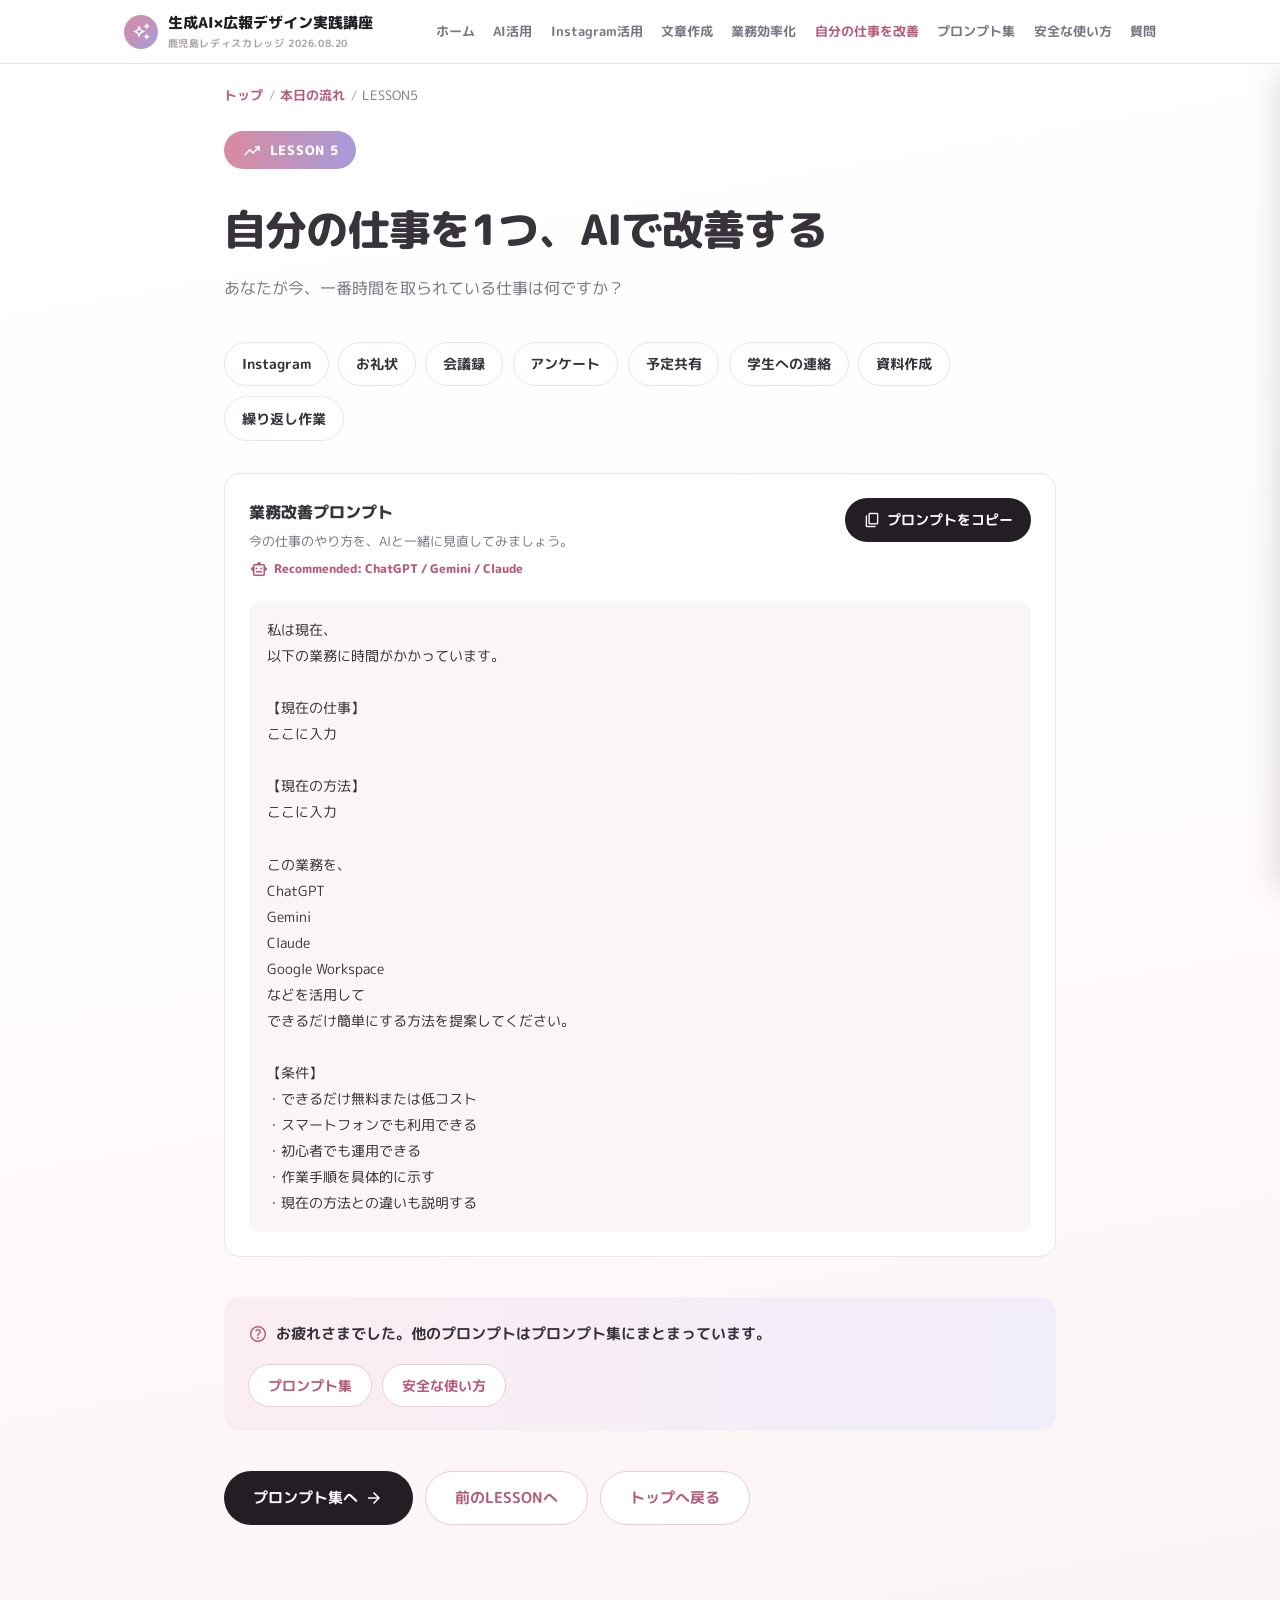
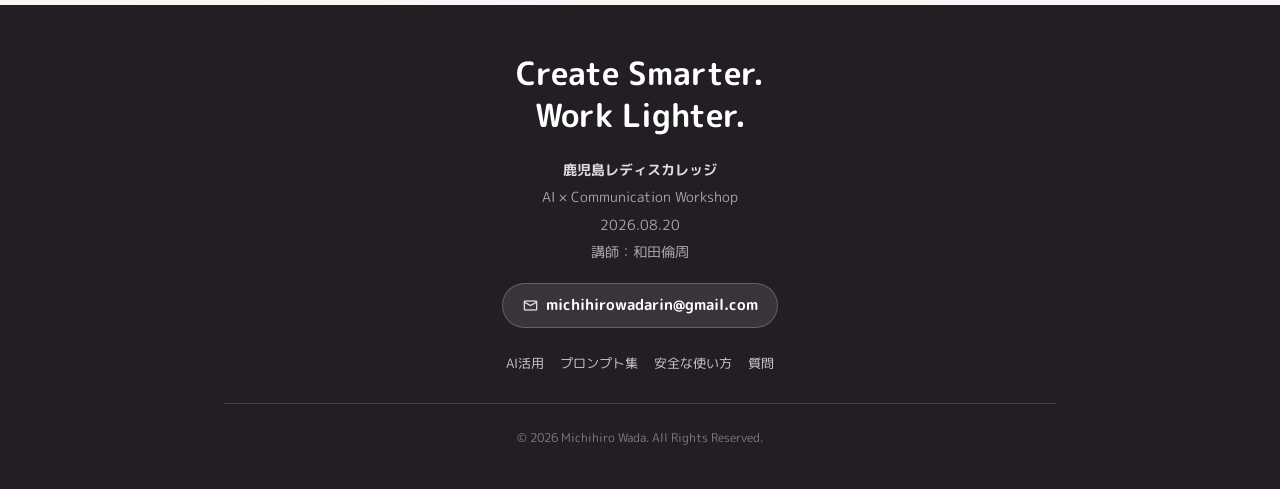
<file: courses/05-improve.html>
<!DOCTYPE html>
<html lang="ja">
<head>
<meta charset="UTF-8">
<meta name="viewport" content="width=device-width, initial-scale=1.0, viewport-fit=cover">
<title>LESSON5 自分の仕事を1つ、AIで改善する | 生成AI×広報デザイン実践講座（鹿児島レディスカレッジ）</title>
<link rel="preconnect" href="https://fonts.googleapis.com">
<link href="https://fonts.googleapis.com/css2?family=M+PLUS+Rounded+1c:wght@400;500;700;800&family=Material+Symbols+Outlined" rel="stylesheet">
<link rel="stylesheet" href="../style.css">
</head>
<body>

  <div id="splash" class="splash-overlay" role="dialog" aria-label="オープニング">
    <p class="splash-text">LESSON 5<span class="splash-sub">自分の仕事を1つ、AIで改善する</span></p>
  </div>

  <div id="copy-announcer" aria-live="polite" class="sr-only"></div>

  <header class="site-header">
    <div class="wrap">
      <a href="../index.html" class="site-logo">
        <span class="logo-icon"><span class="material-symbols-outlined" aria-hidden="true">auto_awesome</span></span>
        <span>生成AI×広報デザイン実践講座<span class="sub">鹿児島レディスカレッジ 2026.08.20</span></span>
      </a>
      <nav class="header-nav" aria-label="メインメニュー">
        <a href="../index.html">ホーム</a>
        <a href="01-ai-guide.html">AI活用</a>
        <a href="02-instagram.html">Instagram活用</a>
        <a href="03-writing.html">文章作成</a>
        <a href="04-workflow.html">業務効率化</a>
        <a href="05-improve.html" class="active">自分の仕事を改善</a>
        <a href="../index.html#prompts">プロンプト集</a>
        <a href="../index.html#safety">安全な使い方</a>
        <a href="../index.html#question">質問</a>
      </nav>
      <button type="button" id="menuBtn" class="menu-btn" aria-expanded="false" aria-controls="mobileNav" aria-label="メニューを開く">
        <span class="material-symbols-outlined" aria-hidden="true">menu</span>
      </button>
    </div>
  </header>

  <div id="navOverlay" class="nav-overlay"></div>
  <nav id="mobileNav" class="mobile-nav" aria-label="モバイルメニュー">
    <div style="display:flex;justify-content:flex-end;margin-bottom:1rem;">
      <button type="button" id="navCloseBtn" class="menu-btn" aria-label="メニューを閉じる">
        <span class="material-symbols-outlined" aria-hidden="true">close</span>
      </button>
    </div>
    <a href="../index.html"><span class="material-symbols-outlined" aria-hidden="true">home</span>ホーム</a>
    <a href="../index.html#agenda"><span class="material-symbols-outlined" aria-hidden="true">schedule</span>本日の流れ</a>
    <a href="01-ai-guide.html"><span class="material-symbols-outlined" aria-hidden="true">smart_toy</span>AI活用</a>
    <a href="02-instagram.html"><span class="material-symbols-outlined" aria-hidden="true">photo_camera</span>Instagram活用</a>
    <a href="03-writing.html"><span class="material-symbols-outlined" aria-hidden="true">edit_note</span>文章作成</a>
    <a href="04-workflow.html"><span class="material-symbols-outlined" aria-hidden="true">groups</span>業務効率化</a>
    <a href="05-improve.html"><span class="material-symbols-outlined" aria-hidden="true">trending_up</span>自分の仕事を改善</a>
    <a href="../index.html#prompts"><span class="material-symbols-outlined" aria-hidden="true">content_copy</span>プロンプト集</a>
    <a href="../index.html#safety"><span class="material-symbols-outlined" aria-hidden="true">shield</span>安全な使い方</a>
    <a href="../index.html#question"><span class="material-symbols-outlined" aria-hidden="true">help</span>質問</a>
  </nav>

  <div class="wrap">
    <p class="breadcrumb">
      <a href="../index.html">トップ</a><span class="sep">/</span>
      <a href="../index.html#agenda">本日の流れ</a><span class="sep">/</span>
      <span>LESSON5</span>
    </p>
  </div>

  <section class="course-hero">
    <div class="wrap">
      <span class="course-num-badge"><span class="material-symbols-outlined" aria-hidden="true">trending_up</span>LESSON 5</span>
      <h1>自分の仕事を1つ、AIで改善する</h1>
      <p class="section-lead" style="margin-top:1rem;">あなたが今、一番時間を取られている仕事は何ですか？</p>
    </div>
  </section>

  <div class="wrap">
    <div class="voice-grid reveal" style="margin-bottom:2rem;">
      <span class="voice-chip">Instagram</span>
      <span class="voice-chip">お礼状</span>
      <span class="voice-chip">会議録</span>
      <span class="voice-chip">アンケート</span>
      <span class="voice-chip">予定共有</span>
      <span class="voice-chip">学生への連絡</span>
      <span class="voice-chip">資料作成</span>
      <span class="voice-chip">繰り返し作業</span>
    </div>

    <div class="prompt-card reveal">
      <div class="prompt-card-head">
        <div>
          <h4>業務改善プロンプト</h4>
          <p class="prompt-scene">今の仕事のやり方を、AIと一緒に見直してみましょう。</p>
          <p class="prompt-recommend"><span class="material-symbols-outlined" aria-hidden="true">smart_toy</span>Recommended: ChatGPT / Gemini / Claude</p>
        </div>
        <button type="button" class="copy-btn" data-copy-target="#prompt-improve">
          <span class="material-symbols-outlined" aria-hidden="true">content_copy</span><span class="copy-label">プロンプトをコピー</span>
        </button>
      </div>
      <div class="prompt-body" id="prompt-improve">私は現在、
以下の業務に時間がかかっています。

【現在の仕事】
ここに入力

【現在の方法】
ここに入力

この業務を、
ChatGPT
Gemini
Claude
Google Workspace
などを活用して
できるだけ簡単にする方法を提案してください。

【条件】
・できるだけ無料または低コスト
・スマートフォンでも利用できる
・初心者でも運用できる
・作業手順を具体的に示す
・現在の方法との違いも説明する</div>
    </div>

    <div class="help-banner">
      <p><span class="material-symbols-outlined" aria-hidden="true">help</span>お疲れさまでした。他のプロンプトはプロンプト集にまとまっています。</p>
      <div style="display:flex;gap:0.6rem;flex-wrap:wrap;">
        <a href="../index.html#prompts" class="btn btn-outline btn-sm">プロンプト集</a>
        <a href="../index.html#safety" class="btn btn-outline btn-sm">安全な使い方</a>
      </div>
    </div>

    <div class="page-nav">
      <a href="../index.html#prompts" class="btn btn-primary">プロンプト集へ<span class="material-symbols-outlined" aria-hidden="true">arrow_forward</span></a>
      <a href="04-workflow.html" class="btn btn-outline">前のLESSONへ</a>
      <a href="../index.html" class="btn btn-outline">トップへ戻る</a>
    </div>
  </div>


  <!-- ===== フッター ===== -->
  <footer class="site-footer">
    <div class="wrap">
      <p class="foot-en"><span>Create Smarter.</span><span>Work Lighter.</span></p>
      <p class="foot-meta">
        <strong>鹿児島レディスカレッジ</strong><br>
        AI × Communication Workshop<br>
        2026.08.20<br>
        講師：和田倫周
      </p>
      <p class="foot-contact">
        <a href="mailto:michihirowadarin@gmail.com"><span class="material-symbols-outlined" aria-hidden="true">mail</span>michihirowadarin@gmail.com</a>
      </p>
      <div class="foot-links">
        <a href="01-ai-guide.html">AI活用</a>
        <a href="../index.html#prompts">プロンプト集</a>
        <a href="../index.html#safety">安全な使い方</a>
        <a href="../index.html#question">質問</a>
      </div>
      <p class="foot-copy">&copy; 2026 Michihiro Wada. All Rights Reserved.</p>
    </div>
  </footer>

  <nav class="bottom-nav" aria-label="下部メニュー">
    <a href="../index.html"><span class="material-symbols-outlined" aria-hidden="true">home</span>ホーム</a>
    <a href="01-ai-guide.html"><span class="material-symbols-outlined" aria-hidden="true">smart_toy</span>AI活用</a>
    <a href="../index.html#prompts"><span class="material-symbols-outlined" aria-hidden="true">content_copy</span>プロンプト集</a>
    <a href="../index.html#safety"><span class="material-symbols-outlined" aria-hidden="true">shield</span>安全な使い方</a>
    <a href="../index.html#question"><span class="material-symbols-outlined" aria-hidden="true">help</span>質問</a>
  </nav>

  <button type="button" id="backToTop" class="back-to-top" aria-label="トップへ戻る">
    <span class="material-symbols-outlined" aria-hidden="true">arrow_upward</span>
  </button>

  <div id="toast" class="toast" role="status">
    <span class="material-symbols-outlined" aria-hidden="true">check_circle</span>
    <span class="toast-label">コピーしました</span>
  </div>

  <script src="../script.js"></script>
</body>
</html>
</file>
<file: style.css>
/* ============================================================
   鹿児島レディスカレッジ 職員研修「スマホ1台でできる！
   生成AI×広報デザイン実践講座」共通スタイル
   ------------------------------------------------------------
   ベースの設計思想（変数管理・カードの浮き上がり・pillボタン・
   レスポンシブ規則・タップ領域確保）は、以前制作した研修ポータル
   サイトのデザインシステムを踏襲しています。
   配色を変更したい場合は、下の「配色設定」の変数だけを
   書き換えれば全体に反映されます。
   ============================================================ */

/* ------------------------------------------------------------
   配色設定（ここを変更すると全体の色が変わります）
   ------------------------------------------------------------ */
:root {
  --color-bg-start: #ffffff;
  --color-bg-mid: #fffdfc;
  --color-bg-end: #f8eef1;      /* うっすらローズ */

  --color-ink: #221e24;          /* 濃い文字・ボタン背景 */
  --color-text: #37323b;         /* 本文文字 */
  --color-text-sub: #7c7383;     /* 補足文字 */
  --color-text-faint: #ab9fac;   /* さらに薄い文字 */

  --color-rose: #d98aa0;         /* メインアクセント（ローズ） */
  --color-rose-deep: #b45c78;    /* 濃いローズ（リンク・強調） */
  --color-lavender: #a89bda;     /* サブアクセント（ラベンダー） */
  --color-beige: #ecdfcd;        /* ベージュ */
  --color-greige: #cdbfae;       /* グレージュ */

  --color-border: #ede3e8;
  --color-border-soft: #f3ebee;
  --color-card-bg: #ffffff;
  --color-panel-bg: #faf5f6;
  --color-pill-bg: #f6eef2;

  --color-caution-bg: #fff8e6;
  --color-caution-border: #f3d98b;
  --color-caution-text: #6b5518;
  --color-caution-icon: #b5860b;

  --color-success: #4f8f6d;

  --radius-lg: 1.25rem;
  --radius-md: 1rem;
  --radius-sm: 0.75rem;
  --radius-full: 9999px;

  --header-height: 64px;
  --bottom-nav-height: 64px;

  --font-base: 'M PLUS Rounded 1c', 'Hiragino Maru Gothic ProN', 'Hiragino Sans', sans-serif;
  /* 英字の見出し・ヒーローコピーも、サイト全体と同じ丸ゴシックに統一 */
  --font-display: var(--font-base);

  --color-curtain: var(--color-lavender); /* スプラッシュ幕：サイトのラベンダーと同色（単色） */
  --color-curtain-accent: #ffd9a0;  /* スプラッシュ中央文字の差し色（目立たせる） */
}

/* ------------------------------------------------------------
   基本設定
   ------------------------------------------------------------ */
* { box-sizing: border-box; }
html {
  scroll-behavior: smooth;
}
@media (prefers-reduced-motion: reduce) {
  html { scroll-behavior: auto; }
  *, *::before, *::after {
    animation-duration: 0.001ms !important;
    animation-iteration-count: 1 !important;
    transition-duration: 0.001ms !important;
    scroll-behavior: auto !important;
  }
}

body {
  margin: 0;
  font-family: var(--font-base);
  background: linear-gradient(170deg, var(--color-bg-start) 0%, var(--color-bg-mid) 40%, var(--color-bg-end) 100%);
  color: var(--color-text);
  font-size: 16px;
  line-height: 1.75;
  overflow-x: hidden;
  width: 100%;
  padding-bottom: var(--bottom-nav-height);
}
@media (min-width: 900px) {
  body { padding-bottom: 0; }
}

img { max-width: 100%; display: block; }
a { color: inherit; text-decoration: none; }
button { font-family: inherit; }
ul, ol { margin: 0; padding: 0; }
h1, h2, h3, h4, p { margin: 0; }

.material-symbols-outlined {
  font-family: 'Material Symbols Outlined';
  font-weight: normal;
  font-style: normal;
  font-size: 20px;
  line-height: 1;
  vertical-align: middle;
}

[id] {
  scroll-margin-top: calc(var(--header-height) + 16px);
}

.wrap {
  max-width: 880px;
  margin: 0 auto;
  padding: 0 1.5rem;
}

a:focus-visible,
button:focus-visible,
[tabindex]:focus-visible {
  outline: 3px solid var(--color-rose-deep);
  outline-offset: 2px;
  border-radius: 6px;
}

.sr-only {
  position: absolute;
  width: 1px; height: 1px;
  padding: 0; margin: -1px;
  overflow: hidden;
  clip: rect(0,0,0,0);
  white-space: nowrap;
  border: 0;
}

/* ------------------------------------------------------------
   スクロールで浮き上がる演出（軽量：IntersectionObserverで.inを付与）
   ------------------------------------------------------------ */
.reveal {
  opacity: 0;
  transform: translateY(18px);
  transition: opacity .6s ease, transform .6s cubic-bezier(.22,1,.36,1);
}
.reveal.in { opacity: 1; transform: translateY(0); }
@media (prefers-reduced-motion: reduce) {
  .reveal { opacity: 1; transform: none; transition: none; }
}

/* ------------------------------------------------------------
   バッジ・見出しパターン
   ------------------------------------------------------------ */
.badge {
  display: inline-block;
  font-size: 0.75rem;
  font-weight: 700;
  letter-spacing: 0.08em;
  text-transform: uppercase;
  color: var(--color-rose-deep);
  background: #ffffff;
  border: 1px solid var(--color-border);
  padding: 0.5rem 1.25rem;
  border-radius: var(--radius-full);
  margin-bottom: 1rem;
}
.badge.badge-solid {
  background: linear-gradient(90deg, #fbeef2 0%, #f1edfa 100%);
  border-color: transparent;
  color: var(--color-rose-deep);
}

.section-head { margin-bottom: 2rem; }
.section-title {
  font-size: clamp(1.6rem, 4vw, 2.4rem);
  font-weight: 800;
  letter-spacing: -0.02em;
  margin-bottom: 0.75rem;
}
.section-title-en {
  font-family: var(--font-display);
  font-weight: 600;
  font-size: clamp(2.1rem, 7vw, 3.6rem);
  letter-spacing: -0.01em;
  line-height: 1.08;
  color: var(--color-ink);
  margin-bottom: 0.85rem;
}
.section-title-en span { display: block; }
.section-lead {
  color: var(--color-text-sub);
  font-size: 1rem;
  max-width: 640px;
}

section.block {
  padding: 3.5rem 0;
}
section.block + section.block {
  border-top: 1px solid var(--color-border-soft);
}
section.block.panel {
  background: var(--color-panel-bg);
}

/* ------------------------------------------------------------
   固定ヘッダー
   ------------------------------------------------------------ */
.site-header {
  position: fixed;
  top: 0; left: 0; right: 0;
  height: var(--header-height);
  background: rgba(255,255,255,0.92);
  backdrop-filter: blur(8px);
  -webkit-backdrop-filter: blur(8px);
  border-bottom: 1px solid var(--color-border);
  z-index: 500;
  display: flex;
  align-items: center;
}
.site-header .wrap {
  max-width: 1080px;
  width: 100%;
  display: flex;
  align-items: center;
  justify-content: space-between;
  gap: 1rem;
}
.site-logo {
  display: flex;
  align-items: center;
  gap: 0.6rem;
  font-weight: 800;
  font-size: 0.92rem;
  color: var(--color-ink);
  min-height: 44px;
}
.site-logo .logo-icon {
  display: inline-flex;
  align-items: center;
  justify-content: center;
  width: 34px; height: 34px;
  border-radius: var(--radius-full);
  background: linear-gradient(135deg, var(--color-rose), var(--color-lavender));
  color: #fff;
  flex-shrink: 0;
}
.site-logo .logo-icon .material-symbols-outlined { font-size: 19px; color: #fff; }
.site-logo span.sub {
  display: block;
  font-size: 0.64rem;
  font-weight: 600;
  color: var(--color-text-faint);
  letter-spacing: 0.06em;
}

.header-nav {
  display: none;
}
.menu-btn {
  display: inline-flex;
  align-items: center;
  justify-content: center;
  width: 44px; height: 44px;
  border-radius: var(--radius-full);
  border: 1px solid var(--color-border);
  background: #ffffff;
  cursor: pointer;
}

@media (min-width: 900px) {
  .header-nav {
    display: flex;
    align-items: center;
    gap: 1.15rem;
    font-size: 0.8rem;
    font-weight: 700;
  }
  .header-nav a {
    color: var(--color-text-sub);
    min-height: 44px;
    display: inline-flex;
    align-items: center;
    white-space: nowrap;
  }
  .header-nav a:hover, .header-nav a.active { color: var(--color-rose-deep); }
  .menu-btn { display: none; }
}

.mobile-nav {
  position: fixed;
  top: var(--header-height);
  right: 0;
  width: min(320px, 84vw);
  bottom: 0;
  background: #ffffff;
  border-left: 1px solid var(--color-border);
  box-shadow: -12px 0 32px -12px rgba(34,30,36,0.18);
  transform: translateX(100%);
  transition: transform .3s cubic-bezier(.34,1.06,.64,1);
  z-index: 499;
  padding: 1.5rem;
  overflow-y: auto;
}
.mobile-nav.open { transform: translateX(0); }
.mobile-nav a {
  display: flex;
  align-items: center;
  gap: 0.5rem;
  min-height: 48px;
  font-weight: 700;
  font-size: 0.95rem;
  color: var(--color-text);
  border-bottom: 1px solid var(--color-border-soft);
}
.mobile-nav a .material-symbols-outlined { color: var(--color-rose-deep); }
.nav-overlay {
  position: fixed;
  inset: 0;
  background: rgba(34,30,36,0.35);
  z-index: 498;
  opacity: 0;
  pointer-events: none;
  transition: opacity .3s ease;
}
.nav-overlay.open { opacity: 1; pointer-events: auto; }

/* ------------------------------------------------------------
   モバイル下部固定ナビ（ポータル用・研修後も常時アクセス）
   ------------------------------------------------------------ */
.bottom-nav {
  position: fixed;
  left: 0; right: 0; bottom: 0;
  height: var(--bottom-nav-height);
  background: rgba(255,255,255,0.96);
  backdrop-filter: blur(8px);
  -webkit-backdrop-filter: blur(8px);
  border-top: 1px solid var(--color-border);
  display: flex;
  z-index: 480;
  padding-bottom: env(safe-area-inset-bottom, 0);
}
.bottom-nav a {
  flex: 1;
  display: flex;
  flex-direction: column;
  align-items: center;
  justify-content: center;
  gap: 0.15rem;
  font-size: 0.62rem;
  font-weight: 700;
  color: var(--color-text-faint);
  min-height: 44px;
}
.bottom-nav a .material-symbols-outlined { font-size: 22px; }
.bottom-nav a.active { color: var(--color-rose-deep); }
@media (min-width: 900px) {
  .bottom-nav { display: none; }
}

/* ------------------------------------------------------------
   スプラッシュ演出（幕が下から上へ流れて消える／全ページ共通）
   sessionStorageでページごとに同一セッション中は一度だけ表示する。
   ------------------------------------------------------------ */
.splash-overlay {
  position: fixed;
  inset: 0;
  z-index: 9999;
  background: var(--color-curtain);
  display: flex;
  align-items: center;
  justify-content: center;
  flex-direction: column;
  gap: 1.75rem;
  transform: translateY(0);
  transition: transform .6s cubic-bezier(.65,0,.35,1);
}
.splash-overlay.hide {
  transform: translateY(-100%);
  pointer-events: none;
}
.splash-text {
  color: #ffffff;
  font-weight: 800;
  font-size: clamp(1.5rem, 5.5vw, 2.6rem);
  letter-spacing: 0.02em;
  line-height: 1.3;
  text-align: center;
  text-shadow: 0 2px 14px rgba(30,22,58,0.45);
  opacity: 0;
  transform: translateY(24px);
  transition: opacity .6s ease, transform .6s ease;
  padding: 0 1.5rem;
}
.splash-overlay.show .splash-text { opacity: 1; transform: translateY(0); }
.splash-sub {
  display: block;
  margin-top: .7rem;
  font-size: .82rem;
  font-weight: 700;
  color: var(--color-curtain-accent);
  letter-spacing: 0.08em;
}

/* ------------------------------------------------------------
   ヒーロー
   ------------------------------------------------------------ */
.hero {
  padding: calc(var(--header-height) + 2.75rem) 0 3rem;
}
.hero-eyebrow {
  font-family: var(--font-display);
  font-size: 0.85rem;
  font-weight: 500;
  letter-spacing: 0.08em;
  color: var(--color-text-sub);
  margin-bottom: 1.75rem;
  opacity: 0;
  transform: translateY(10px);
  transition: opacity .7s ease .1s, transform .7s ease .1s;
}
.hero-eyebrow span { display: block; }
.hero-eyebrow .date { color: var(--color-text-faint); }

.hero-title-en {
  font-family: var(--font-display);
  font-weight: 800;
  /* より大きく、力強く見えるサイズに拡大 */
  font-size: clamp(3.2rem, 14vw, 7.5rem);
  letter-spacing: -0.02em;
  /* 画像と同じ、詰まり気味の行間。ただし丸ゴシックのディセンダー（g/y等の
     下がり）がPCの大きな文字サイズで見切れないよう、わずかに余裕を残す */
  line-height: 1.1;
  padding-bottom: 0.1em;
}
.hero-title-en .hl {
  display: block;
  color: var(--color-ink);
  /* 文字を見やすく装飾する、控えめな立体感のドロップシャドウ */
  text-shadow: 0 6px 24px rgba(34,30,36,0.14);
  opacity: 0;
  transform: translateY(22px);
  transition: opacity .8s cubic-bezier(.22,1,.36,1), transform .8s cubic-bezier(.22,1,.36,1);
}
.hero-title-en .hl.line2 {
  /* グラデーション＋background-clip:textは行間を詰めると文字が欠けるため、
     サイトのメインアクセント（ローズ）の単色でバランスを取る */
  color: var(--color-rose-deep);
  text-shadow: 0 6px 24px rgba(180,92,120,0.22);
  transition-delay: .12s;
}
.hero.is-ready .hero-eyebrow,
.hero.is-ready .hero-title-en .hl {
  opacity: 1;
  transform: translateY(0);
}

.hero-jp-title {
  font-size: clamp(1.15rem, 3.4vw, 1.55rem);
  font-weight: 800;
  color: var(--color-ink);
  margin-top: 1.9rem;
  line-height: 1.55;
}
.hero-copy {
  color: var(--color-text-sub);
  font-size: 0.98rem;
  max-width: 560px;
  margin-top: 1rem;
  margin-bottom: 2rem;
}
.hero-actions {
  display: flex;
  flex-wrap: wrap;
  gap: 0.75rem;
}

@media (prefers-reduced-motion: reduce) {
  .hero-eyebrow, .hero-title-en .hl { opacity: 1 !important; transform: none !important; }
}

/* ------------------------------------------------------------
   Today's Goal（ヒーロー直下の帯）
   ------------------------------------------------------------ */
.goal-strip {
  background: var(--color-ink);
  color: #fff;
  border-radius: var(--radius-lg);
  padding: 2rem 1.75rem;
  display: flex;
  flex-direction: column;
  gap: 0.4rem;
}
.goal-strip .eyebrow {
  font-family: var(--font-display);
  font-size: 0.78rem;
  letter-spacing: 0.14em;
  text-transform: uppercase;
  color: rgba(255,255,255,0.55);
}
.goal-strip .not-line {
  color: rgba(255,255,255,0.6);
  font-size: 0.95rem;
  text-decoration: line-through;
  text-decoration-color: rgba(255,255,255,0.35);
}
.goal-strip .do-line {
  font-size: clamp(1.2rem, 3.6vw, 1.6rem);
  font-weight: 800;
  line-height: 1.6;
  background: linear-gradient(90deg, #f3b4c4, #c6b6f2);
  -webkit-background-clip: text;
  background-clip: text;
  color: transparent;
}

/* ------------------------------------------------------------
   ボタン
   ------------------------------------------------------------ */
.btn {
  display: inline-flex;
  align-items: center;
  justify-content: center;
  gap: 0.4rem;
  min-height: 48px;
  padding: 0.8rem 1.8rem;
  border-radius: var(--radius-full);
  font-weight: 700;
  font-size: 0.95rem;
  border: none;
  cursor: pointer;
  transition: transform .22s cubic-bezier(.34,1.56,.64,1), box-shadow .22s ease, background .2s ease;
  will-change: transform;
}
.btn:hover { transform: translateY(-3px); box-shadow: 0 10px 20px -8px rgba(180,92,120,0.35); }
.btn.lift { transform: translateY(-6px) scale(1.03); box-shadow: 0 16px 28px -8px rgba(180,92,120,0.4); }
.btn-primary { background: var(--color-ink); color: #ffffff; }
.btn-primary:hover { background: #37303c; }
.btn-outline {
  background: #ffffff;
  color: var(--color-rose-deep);
  border: 1.5px solid #ecc9d5;
}
.btn-outline:hover { background: linear-gradient(90deg,#fdf1f4 0%,#f4f0fb 100%); }
.btn-sm { min-height: 40px; padding: 0.55rem 1.2rem; font-size: 0.85rem; }
.btn-lg { min-height: 56px; padding: 1rem 2.2rem; font-size: 1.02rem; }

/* ------------------------------------------------------------
   カード共通・浮き上がり演出
   ------------------------------------------------------------ */
.card {
  background: var(--color-card-bg);
  border: 1px solid var(--color-border);
  border-radius: var(--radius-lg);
  padding: 1.75rem;
}
.card-hover {
  transition: transform .25s cubic-bezier(.34,1.56,.64,1), box-shadow .25s ease, border-color .25s ease;
}
.card-hover:hover, .card-hover:focus-visible {
  transform: translateY(-6px);
  box-shadow: 0 20px 32px -14px rgba(180,92,120,0.25);
  border-color: #ecc9d5;
}

.grid { display: grid; gap: 1.1rem; }
.grid-2 { grid-template-columns: 1fr; }
.grid-3 { grid-template-columns: 1fr; }
.grid-4 { grid-template-columns: 1fr; }
.grid-6 { grid-template-columns: repeat(2, 1fr); }
@media (min-width: 640px) {
  .grid-2 { grid-template-columns: 1fr 1fr; }
  .grid-4 { grid-template-columns: 1fr 1fr; }
  .grid-6 { grid-template-columns: repeat(3, 1fr); }
}
@media (min-width: 900px) {
  .grid-3 { grid-template-columns: repeat(3, 1fr); }
  .grid-4 { grid-template-columns: repeat(4, 1fr); }
  .grid-6 { grid-template-columns: repeat(6, 1fr); }
}

/* ------------------------------------------------------------
   パンくずリスト（レッスンページ）
   ------------------------------------------------------------ */
.breadcrumb {
  padding-top: calc(var(--header-height) + 1.25rem);
  font-size: 0.82rem;
  color: var(--color-text-sub);
  display: flex;
  flex-wrap: wrap;
  align-items: center;
  gap: 0.35rem;
}
.breadcrumb a { color: var(--color-rose-deep); font-weight: 700; }
.breadcrumb .sep { color: var(--color-text-faint); }

/* ------------------------------------------------------------
   レッスンページ ヒーロー
   ------------------------------------------------------------ */
.course-hero { padding: 1.5rem 0 2.5rem; }
.course-hero .course-num-badge {
  display: inline-flex;
  align-items: center;
  gap: 0.5rem;
  background: linear-gradient(90deg, var(--color-rose), var(--color-lavender));
  color: #fff;
  font-weight: 800;
  font-size: 0.8rem;
  letter-spacing: 0.06em;
  padding: 0.5rem 1.1rem;
  border-radius: var(--radius-full);
  margin-bottom: 1.25rem;
  margin-right: 0.5rem;
}
.course-hero h1 {
  font-size: clamp(1.7rem, 4.5vw, 2.6rem);
  font-weight: 800;
  letter-spacing: -0.02em;
  line-height: 1.35;
  margin-top: 0.75rem;
}

/* ------------------------------------------------------------
   ページ下部ナビ（次のレッスン／トップへ）
   ------------------------------------------------------------ */
.page-nav {
  display: flex;
  flex-wrap: wrap;
  gap: 0.75rem;
  padding: 2.5rem 0 4rem;
}

/* ------------------------------------------------------------
   声（アンケートニーズ）チップ
   ------------------------------------------------------------ */
.voice-grid {
  display: flex;
  flex-wrap: wrap;
  gap: 0.6rem;
}
.voice-chip {
  display: inline-flex;
  align-items: center;
  gap: 0.4rem;
  background: #ffffff;
  border: 1px solid var(--color-border);
  color: var(--color-text);
  font-size: 0.85rem;
  font-weight: 700;
  padding: 0.6rem 1.05rem;
  border-radius: var(--radius-full);
}
.voice-chip .material-symbols-outlined { font-size: 16px; color: var(--color-rose-deep); }
.voice-chip.strong {
  background: linear-gradient(90deg, #fbeef2 0%, #f1edfa 100%);
  border-color: transparent;
  color: var(--color-rose-deep);
}

/* ------------------------------------------------------------
   講師紹介
   ------------------------------------------------------------ */
.instructor-card {
  padding: 2rem;
}
.instructor-flex {
  display: flex;
  flex-direction: column;
  gap: 1.75rem;
}
@media (min-width: 720px) {
  .instructor-flex { flex-direction: row; align-items: flex-start; }
}
.instructor-photo {
  position: relative;
  width: 160px; height: 160px;
  border-radius: var(--radius-full);
  background: var(--color-pill-bg);
  border: 1px solid var(--color-border);
  flex-shrink: 0;
  margin: 0 auto;
  display: flex;
  align-items: center;
  justify-content: center;
  color: var(--color-text-faint);
  font-size: 2.4rem;
  overflow: hidden;
}
.instructor-photo img {
  width: 100%; height: 100%;
  object-fit: cover;
}
.avatar-fallback-icon {
  display: none;
  position: absolute;
  inset: 0;
  align-items: center;
  justify-content: center;
}
@media (min-width: 720px) { .instructor-photo { margin: 0; } }
.instructor-name { font-size: 1.5rem; font-weight: 800; margin-bottom: 0.25rem; }
.instructor-name .yomi { font-size: 0.9rem; font-weight: 500; color: var(--color-text-faint); }
.instructor-role { color: var(--color-text-sub); font-size: 0.9rem; margin-bottom: 1rem; }
.badge-row { display: flex; flex-wrap: wrap; align-items: center; gap: 0.6rem; margin-bottom: 0.75rem; }
.pill-row { display: flex; flex-wrap: wrap; gap: 0.5rem; margin-bottom: 1.25rem; }
.grad-pill {
  display: inline-flex;
  align-items: center;
  background: linear-gradient(90deg, #fbeef2 0%, #f1edfa 100%);
  color: var(--color-rose-deep);
  font-size: 0.78rem;
  font-weight: 700;
  padding: 0.45rem 1rem;
  border-radius: var(--radius-full);
}
.badge-img { height: 88px; width: auto; }
.badge-img-round { height: 64px; width: 64px; border-radius: var(--radius-full); object-fit: cover; }
.instructor-bio { color: var(--color-text); font-size: 0.92rem; line-height: 1.85; margin-bottom: 1rem; }
.quote-box {
  background: linear-gradient(90deg, #fbeef2 0%, #f1edfa 100%);
  border-radius: var(--radius-sm);
  padding: 1.1rem 1.3rem;
  font-weight: 700;
  font-size: 0.92rem;
}

/* ------------------------------------------------------------
   著作紹介
   ------------------------------------------------------------ */
.book-card {
  padding: 2rem;
  display: flex;
  flex-direction: column;
  gap: 2rem;
}
@media (min-width: 720px) {
  .book-card { flex-direction: row; align-items: flex-start; }
}
.book-cover {
  position: relative;
  width: 192px;
  border-radius: var(--radius-sm);
  box-shadow: 0 8px 20px -10px rgba(74,61,122,0.35);
  background: var(--color-pill-bg);
  border: 1px solid var(--color-border);
  flex-shrink: 0;
  margin: 0 auto;
  display: flex;
  align-items: center;
  justify-content: center;
  color: var(--color-text-faint);
  font-size: 1.8rem;
  overflow: hidden;
}
.book-cover img { width: 100%; height: auto; display: block; object-fit: contain; }
@media (min-width: 720px) { .book-cover { margin: 0; } }
.book-info h3 { font-size: 1.4rem; font-weight: 800; margin-bottom: 0.6rem; line-height: 1.4; }
.book-info .publisher { color: var(--color-text-sub); font-size: 0.88rem; margin-bottom: 1rem; line-height: 1.8; }
.book-info .publisher strong { color: var(--color-ink); }
.book-info .desc { list-style: none; font-size: 0.9rem; color: var(--color-text); line-height: 1.9; margin-bottom: 1.5rem; display: flex; flex-direction: column; gap: 0.15rem; }
.book-info .desc li { display: flex; gap: 0.5rem; }
.book-info .desc li .label { font-weight: 700; flex-shrink: 0; }

/* 著作の実績を目立たせるバッジ（Amazon順位・増刷など） */
.achievement-row {
  display: flex;
  flex-wrap: wrap;
  gap: 0.7rem;
  margin: 1rem 0 1.3rem;
}
.achievement-badge {
  display: inline-flex;
  align-items: center;
  gap: 0.45rem;
  background: linear-gradient(90deg, #ffdfae 0%, #f5a623 55%, #f3b23c 100%);
  color: #4a3410;
  font-weight: 800;
  font-size: 0.95rem;
  letter-spacing: 0.01em;
  padding: 0.75rem 1.4rem;
  border-radius: var(--radius-full);
  border: 1.5px solid #fff3da;
  box-shadow: 0 10px 24px -8px rgba(217,130,10,0.65), 0 0 0 3px rgba(255,217,160,0.35);
  animation: achievementPulse 2.6s ease-in-out infinite;
}
.achievement-badge .material-symbols-outlined { font-size: 21px; color: #8a5a06; }
@keyframes achievementPulse {
  0%, 100% { box-shadow: 0 10px 24px -8px rgba(217,130,10,0.65), 0 0 0 3px rgba(255,217,160,0.35); }
  50% { box-shadow: 0 12px 28px -6px rgba(217,130,10,0.8), 0 0 0 6px rgba(255,217,160,0.2); }
}
@media (prefers-reduced-motion: reduce) {
  .achievement-badge { animation: none; }
}

/* 講師の際立った実績（海外アカデミー参加など）を目立たせるバッジ */
.honor-badge {
  display: inline-flex;
  align-items: center;
  gap: 0.65rem;
  background: linear-gradient(90deg, #ffdfae 0%, #f5a623 55%, #f3b23c 100%);
  color: #4a3410;
  padding: 0.8rem 1.4rem;
  border-radius: var(--radius-md);
  border: 1.5px solid #fff3da;
  box-shadow: 0 10px 24px -8px rgba(217,130,10,0.65), 0 0 0 3px rgba(255,217,160,0.35);
  animation: achievementPulse 2.6s ease-in-out infinite;
  max-width: 100%;
}
.honor-badge .material-symbols-outlined { font-size: 22px; color: #8a5a06; flex-shrink: 0; }
.honor-badge .honor-title { display: block; font-weight: 800; font-size: 0.92rem; line-height: 1.5; }
.honor-badge .honor-sub { display: block; margin-top: 0.15rem; font-weight: 700; font-size: 0.78rem; color: #6b4a12; }
@media (prefers-reduced-motion: reduce) {
  .honor-badge { animation: none; }
}
.co-author-tag {
  display: inline-flex;
  align-items: center;
  font-size: 0.8rem;
  font-weight: 700;
  color: var(--color-rose-deep);
  background: var(--color-pill-bg);
  padding: 0.3rem 0.8rem;
  border-radius: var(--radius-full);
  margin-left: 0.5rem;
  vertical-align: middle;
}

/* ------------------------------------------------------------
   アジェンダカード（LESSON一覧）
   ------------------------------------------------------------ */
.agenda-card {
  padding: 1.5rem;
  display: flex;
  flex-direction: column;
  gap: 0.6rem;
}
.agenda-time {
  display: inline-flex;
  align-self: flex-start;
  font-size: 0.72rem;
  font-weight: 800;
  letter-spacing: 0.04em;
  color: var(--color-rose-deep);
  background: var(--color-pill-bg);
  padding: 0.3rem 0.75rem;
  border-radius: var(--radius-full);
}
.agenda-label {
  font-family: var(--font-display);
  font-size: 0.78rem;
  letter-spacing: 0.1em;
  text-transform: uppercase;
  color: var(--color-text-faint);
  margin-top: 0.35rem;
}
.agenda-card h3 { font-size: 1.1rem; font-weight: 800; margin-top: 0.15rem; line-height: 1.5; }
.agenda-card p.desc { color: var(--color-text-sub); font-size: 0.87rem; }
.agenda-card .btn { align-self: flex-start; margin-top: 0.35rem; }

/* ------------------------------------------------------------
   AIツールカード（ChatGPT / Gemini / Claude）
   ------------------------------------------------------------ */
.ai-card {
  padding: 1.85rem;
  display: flex;
  flex-direction: column;
  gap: 0.9rem;
}
.ai-card-head {
  display: flex;
  align-items: center;
  gap: 0.85rem;
}
.ai-card-head .material-symbols-outlined {
  width: 46px; height: 46px;
  border-radius: var(--radius-full);
  background: linear-gradient(135deg, var(--color-rose), var(--color-lavender));
  color: #fff;
  display: flex; align-items: center; justify-content: center;
  font-size: 22px;
  flex-shrink: 0;
}
.ai-card h3 { font-size: 1.15rem; font-weight: 800; line-height: 1.5; }
.ai-card h3 .name { display: block; font-size: 1.35rem; }
.ai-card p.desc { color: var(--color-text-sub); font-size: 0.9rem; }
.ai-card .use-list { list-style: none; display: flex; flex-direction: column; gap: 0.45rem; }
.ai-card .use-list li {
  display: flex; gap: 0.5rem;
  font-size: 0.88rem; color: var(--color-text); line-height: 1.6;
}
.ai-card .use-list li .material-symbols-outlined { color: var(--color-success); font-size: 17px; margin-top: 0.15rem; flex-shrink: 0; }
.key-phrase {
  margin-top: auto;
  padding-top: 0.9rem;
  border-top: 1px solid var(--color-border-soft);
}
.key-phrase .en {
  font-family: var(--font-display);
  font-size: 1.05rem;
  font-weight: 600;
  color: var(--color-rose-deep);
}
.key-phrase .jp { font-size: 0.8rem; color: var(--color-text-sub); margin-top: 0.15rem; }

/* ------------------------------------------------------------
   使い分け早見表（カード形式）
   ------------------------------------------------------------ */
.match-grid { display: grid; grid-template-columns: 1fr; gap: 0.75rem; }
@media (min-width: 640px) { .match-grid { grid-template-columns: 1fr 1fr; } }
.match-card {
  background: #ffffff;
  border: 1px solid var(--color-border);
  border-radius: var(--radius-md);
  padding: 1rem 1.25rem;
  display: flex;
  align-items: center;
  justify-content: space-between;
  gap: 0.75rem;
  flex-wrap: wrap;
}
.match-task { font-weight: 800; font-size: 0.92rem; color: var(--color-text); }
.match-ai { display: flex; gap: 0.4rem; flex-wrap: wrap; }
.tool-pill {
  display: inline-flex;
  align-items: center;
  background: linear-gradient(90deg, #fbeef2 0%, #f1edfa 100%);
  color: var(--color-rose-deep);
  font-weight: 700;
  font-size: 0.78rem;
  padding: 0.35rem 0.8rem;
  border-radius: var(--radius-full);
  white-space: nowrap;
}

/* ------------------------------------------------------------
   基本の流れ（フロー図：Before/After・録音→AI→成果物）
   ------------------------------------------------------------ */
.flow-diagram {
  display: flex;
  flex-direction: column;
  align-items: stretch;
  gap: 0;
}
.flow-step {
  background: #ffffff;
  border: 1px solid var(--color-border);
  border-radius: var(--radius-md);
  padding: 0.9rem 1.25rem;
  font-weight: 700;
  font-size: 0.9rem;
  text-align: center;
}
.flow-step.accent {
  background: linear-gradient(90deg, var(--color-rose), var(--color-lavender));
  color: #fff;
  border-color: transparent;
}
.flow-arrow {
  display: flex;
  justify-content: center;
  color: var(--color-rose-deep);
  font-size: 20px;
  padding: 0.2rem 0;
}
.flow-card { padding: 1.5rem; }
.flow-card h4 {
  font-family: var(--font-display);
  font-size: 0.85rem;
  letter-spacing: 0.08em;
  text-transform: uppercase;
  color: var(--color-text-faint);
  margin-bottom: 1rem;
  text-align: center;
}

/* ------------------------------------------------------------
   文章メニューカード（LESSON3の6項目）
   ------------------------------------------------------------ */
.tag-card {
  display: flex;
  align-items: center;
  gap: 0.75rem;
  padding: 1.1rem 1.3rem;
}
.tag-card .material-symbols-outlined {
  width: 40px; height: 40px;
  border-radius: var(--radius-full);
  background: var(--color-pill-bg);
  color: var(--color-rose-deep);
  display: flex; align-items: center; justify-content: center;
  flex-shrink: 0;
}
.tag-card span.label {
  font-weight: 800;
  font-size: 0.92rem;
  white-space: nowrap;
  overflow: hidden;
  text-overflow: ellipsis;
  min-width: 0;
}

/* ------------------------------------------------------------
   ケースカード（LESSON4：会議・面談・アンケート）
   ------------------------------------------------------------ */
.case-card { padding: 1.75rem; }
.case-head {
  display: flex;
  align-items: center;
  gap: 0.7rem;
  margin-bottom: 1.1rem;
}
.case-head .num {
  width: 34px; height: 34px;
  border-radius: var(--radius-full);
  background: linear-gradient(90deg, var(--color-rose), var(--color-lavender));
  color: #fff;
  font-weight: 800;
  font-size: 0.9rem;
  display: flex; align-items: center; justify-content: center;
  flex-shrink: 0;
}
.case-head h3 { font-size: 1.05rem; font-weight: 800; }

/* ------------------------------------------------------------
   注意カード
   ------------------------------------------------------------ */
.caution-card {
  background: var(--color-caution-bg);
  border: 1px solid var(--color-caution-border);
  border-radius: var(--radius-md);
  padding: 1.25rem 1.5rem;
  display: flex;
  gap: 0.9rem;
  align-items: flex-start;
}
.caution-card .material-symbols-outlined { color: var(--color-caution-icon); font-size: 26px; flex-shrink: 0; }
.caution-card p, .caution-card ul { font-size: 0.92rem; line-height: 1.75; color: var(--color-caution-text); }
.caution-card ul { list-style: disc; padding-left: 1.2rem; display: flex; flex-direction: column; gap: 0.35rem; }
.caution-card strong { font-weight: 800; }

/* ------------------------------------------------------------
   ヒント（前向きな提案）カード
   ------------------------------------------------------------ */
.tip-card {
  background: linear-gradient(90deg, #fbeef2 0%, #f1edfa 100%);
  border-radius: var(--radius-md);
  padding: 1.25rem 1.5rem;
  display: flex;
  gap: 0.9rem;
  align-items: flex-start;
}
.tip-card .material-symbols-outlined { color: var(--color-rose-deep); font-size: 26px; flex-shrink: 0; }
.tip-card p, .tip-card ul { font-size: 0.92rem; line-height: 1.8; color: var(--color-text); }
.tip-card ul { list-style: disc; padding-left: 1.2rem; display: flex; flex-direction: column; gap: 0.35rem; margin-top: 0.5rem; }
.tip-card strong { color: var(--color-ink); }

/* ------------------------------------------------------------
   AIの仕事／人間の仕事（SAFETY見出し下の対比ブロック）
   ------------------------------------------------------------ */
.split-compare {
  display: grid;
  grid-template-columns: 1fr;
  gap: 1rem;
  margin-bottom: 1.75rem;
}
@media (min-width: 640px) { .split-compare { grid-template-columns: 1fr 1fr; } }
.split-block {
  border-radius: var(--radius-lg);
  padding: 1.75rem;
  text-align: center;
}
.split-block.ai { background: var(--color-panel-bg); border: 1px solid var(--color-border); }
.split-block.human { background: var(--color-ink); color: #fff; }
.split-block .eyebrow {
  font-family: var(--font-display);
  font-size: 0.78rem;
  letter-spacing: 0.1em;
  text-transform: uppercase;
  margin-bottom: 0.6rem;
  display: block;
}
.split-block.ai .eyebrow { color: var(--color-text-faint); }
.split-block.human .eyebrow { color: rgba(255,255,255,0.55); }
.split-block .role { font-size: 1.4rem; font-weight: 800; }

/* ------------------------------------------------------------
   プロンプトカード
   ------------------------------------------------------------ */
.prompt-card {
  background: #ffffff;
  border: 1px solid var(--color-border);
  border-radius: var(--radius-md);
  padding: 1.5rem;
}
.prompt-card + .prompt-card { margin-top: 1.1rem; }
.prompt-card-head {
  display: flex;
  justify-content: space-between;
  align-items: flex-start;
  gap: 1rem;
  margin-bottom: 0.9rem;
  flex-wrap: wrap;
}
.prompt-card h4 { font-weight: 800; font-size: 1.02rem; }
.prompt-scene { font-size: 0.82rem; color: var(--color-text-sub); margin-top: 0.2rem; }
.prompt-recommend {
  display: inline-flex; align-items: center; gap: 0.3rem;
  font-size: 0.75rem; font-weight: 800; color: var(--color-rose-deep);
  margin-top: 0.35rem;
}
.prompt-body {
  background: var(--color-panel-bg);
  border-radius: var(--radius-sm);
  padding: 1rem 1.1rem;
  font-size: 0.88rem;
  line-height: 1.85;
  white-space: pre-wrap;
  word-break: break-word;
  overflow-wrap: anywhere;
  color: var(--color-text);
  max-width: 100%;
  overflow-x: auto;
  font-family: var(--font-base), monospace;
}
.copy-btn {
  flex-shrink: 0;
  display: inline-flex;
  align-items: center;
  gap: 0.4rem;
  min-height: 44px;
  min-width: 44px;
  padding: 0.55rem 1.1rem;
  border-radius: var(--radius-full);
  background: var(--color-ink);
  color: #ffffff;
  font-weight: 700;
  font-size: 0.85rem;
  border: none;
  cursor: pointer;
  transition: transform .2s cubic-bezier(.34,1.56,.64,1), box-shadow .2s ease, background .2s ease;
}
.copy-btn:hover { transform: translateY(-2px); box-shadow: 0 10px 18px -8px rgba(34,30,36,0.35); }
.copy-btn.copied { background: var(--color-success); }
.copy-btn .material-symbols-outlined { font-size: 18px; }

/* ------------------------------------------------------------
   アコーディオン
   ------------------------------------------------------------ */
.accordion {
  border: 1px solid var(--color-border);
  border-radius: var(--radius-md);
  overflow: hidden;
  background: #fff;
}
.accordion + .accordion { margin-top: 1rem; }
.accordion-trigger {
  width: 100%;
  display: flex;
  justify-content: space-between;
  align-items: center;
  gap: 0.75rem;
  padding: 1.1rem 1.4rem;
  background: #ffffff;
  font-weight: 800;
  font-size: 0.98rem;
  text-align: left;
  min-height: 48px;
  border: none;
  cursor: pointer;
  color: var(--color-text);
}
.accordion-trigger .material-symbols-outlined { transition: transform .2s ease; flex-shrink: 0; color: var(--color-rose-deep); }
.accordion-trigger[aria-expanded="true"] .material-symbols-outlined { transform: rotate(180deg); }
.accordion-panel {
  display: none;
  padding: 0 1.4rem 1.4rem;
  font-size: 0.9rem;
  color: var(--color-text);
  line-height: 1.85;
}
.accordion-panel.open { display: block; }

/* ------------------------------------------------------------
   ホーム画面に追加
   ------------------------------------------------------------ */
.home-add-card { padding: 1.75rem; }
.home-add-card h3 {
  display: flex; align-items: center; gap: 0.5rem;
  font-size: 1rem; font-weight: 800; margin-bottom: 1rem;
}
.home-add-card h3 .material-symbols-outlined { color: var(--color-rose-deep); }

/* ------------------------------------------------------------
   QUESTION（CTA）
   ------------------------------------------------------------ */
.question-block {
  background: linear-gradient(135deg, var(--color-rose) 0%, var(--color-lavender) 100%);
  border-radius: var(--radius-lg);
  padding: 2.5rem 1.75rem;
  text-align: center;
  color: #fff;
}
.question-block .section-title { color: #fff; }
.question-block p { color: rgba(255,255,255,0.9); font-size: 0.95rem; max-width: 480px; margin: 0 auto 1.5rem; }
.question-block .btn-primary { background: #ffffff; color: var(--color-ink); }
.question-block .btn-primary:hover { background: #fff5f8; }

/* ------------------------------------------------------------
   困ったときバナー
   ------------------------------------------------------------ */
.help-banner {
  background: linear-gradient(90deg, #fbeef2 0%, #f1edfa 100%);
  border-radius: var(--radius-md);
  padding: 1.5rem;
  display: flex;
  flex-wrap: wrap;
  align-items: center;
  justify-content: space-between;
  gap: 1rem;
  margin: 2.5rem 0 0;
}
.help-banner p {
  font-weight: 700;
  font-size: 0.95rem;
  display: flex;
  align-items: center;
  gap: 0.5rem;
}
.help-banner .material-symbols-outlined { color: var(--color-rose-deep); }

/* ------------------------------------------------------------
   トップへ戻るボタン（フローティング）
   ------------------------------------------------------------ */
.back-to-top {
  position: fixed;
  right: 1.1rem;
  bottom: calc(var(--bottom-nav-height) + 1rem);
  width: 50px; height: 50px;
  border-radius: var(--radius-full);
  background: var(--color-ink);
  color: #fff;
  border: none;
  display: flex;
  align-items: center;
  justify-content: center;
  cursor: pointer;
  box-shadow: 0 10px 24px -8px rgba(34,30,36,0.45);
  opacity: 0;
  pointer-events: none;
  transform: translateY(12px);
  transition: opacity .25s ease, transform .25s ease;
  z-index: 400;
}
.back-to-top.show { opacity: 1; pointer-events: auto; transform: translateY(0); }
@media (min-width: 900px) {
  .back-to-top { bottom: 1.25rem; }
}

/* ------------------------------------------------------------
   トースト通知
   ------------------------------------------------------------ */
.toast {
  position: fixed;
  left: 50%;
  bottom: calc(var(--bottom-nav-height) + 1rem);
  transform: translate(-50%, 20px);
  background: var(--color-ink);
  color: #fff;
  padding: 0.75rem 1.5rem;
  border-radius: var(--radius-full);
  font-weight: 700;
  font-size: 0.88rem;
  display: flex;
  align-items: center;
  gap: 0.5rem;
  opacity: 0;
  pointer-events: none;
  transition: opacity .25s ease, transform .25s ease;
  z-index: 600;
  box-shadow: 0 10px 24px -8px rgba(34,30,36,0.5);
}
.toast.show { opacity: 1; transform: translate(-50%, 0); }
.toast .material-symbols-outlined { color: #8fd6ab; font-size: 18px; }
@media (min-width: 900px) {
  .toast { bottom: 1.5rem; }
}

/* ------------------------------------------------------------
   フッター（シンプル）
   ------------------------------------------------------------ */
.site-footer {
  background: var(--color-ink);
  color: rgba(255,255,255,0.72);
  margin-top: 1rem;
  padding: 3rem 0 calc(2.5rem + var(--bottom-nav-height));
  text-align: center;
}
@media (min-width: 900px) {
  .site-footer { padding-bottom: 2.5rem; }
}
.site-footer .foot-en {
  font-family: var(--font-display);
  font-size: clamp(1.4rem, 4vw, 2rem);
  font-weight: 600;
  color: #fff;
  line-height: 1.3;
  margin-bottom: 1.25rem;
}
.site-footer .foot-en span { display: block; }
.site-footer .foot-meta { font-size: 0.85rem; color: rgba(255,255,255,0.6); line-height: 2; }
.site-footer .foot-meta strong { color: rgba(255,255,255,0.85); }
.site-footer .foot-contact { margin-top: 1.1rem; }
.site-footer .foot-contact a {
  display: inline-flex;
  align-items: center;
  gap: 0.4rem;
  font-weight: 700;
  font-size: 0.92rem;
  color: #ffffff;
  background: rgba(255,255,255,0.1);
  border: 1px solid rgba(255,255,255,0.22);
  padding: 0.55rem 1.2rem;
  border-radius: var(--radius-full);
}
.site-footer .foot-contact a:hover { background: rgba(255,255,255,0.18); }
.site-footer .foot-contact .material-symbols-outlined { font-size: 17px; color: rgba(255,255,255,0.85); }
.site-footer .foot-links {
  display: flex; justify-content: center; flex-wrap: wrap; gap: 1rem;
  margin: 1.5rem 0; font-size: 0.82rem;
}
.site-footer .foot-links a { color: rgba(255,255,255,0.75); }
.site-footer .foot-links a:hover { color: #fff; }
.site-footer .foot-copy {
  margin-top: 1.75rem;
  padding-top: 1.5rem;
  border-top: 1px solid rgba(255,255,255,0.14);
  font-size: 0.74rem;
  color: rgba(255,255,255,0.42);
}

/* ------------------------------------------------------------
   注記（小さな補足文）
   ------------------------------------------------------------ */
.footnote-note {
  font-size: 0.78rem;
  color: var(--color-text-faint);
  margin-top: 0.9rem;
}

/* 印刷対応 */
@media print {
  #splash, .site-header, .mobile-nav, .nav-overlay, .back-to-top, .toast, .menu-btn, .bottom-nav { display: none !important; }
  body { background: #fff; padding-bottom: 0; }
}
</file>
